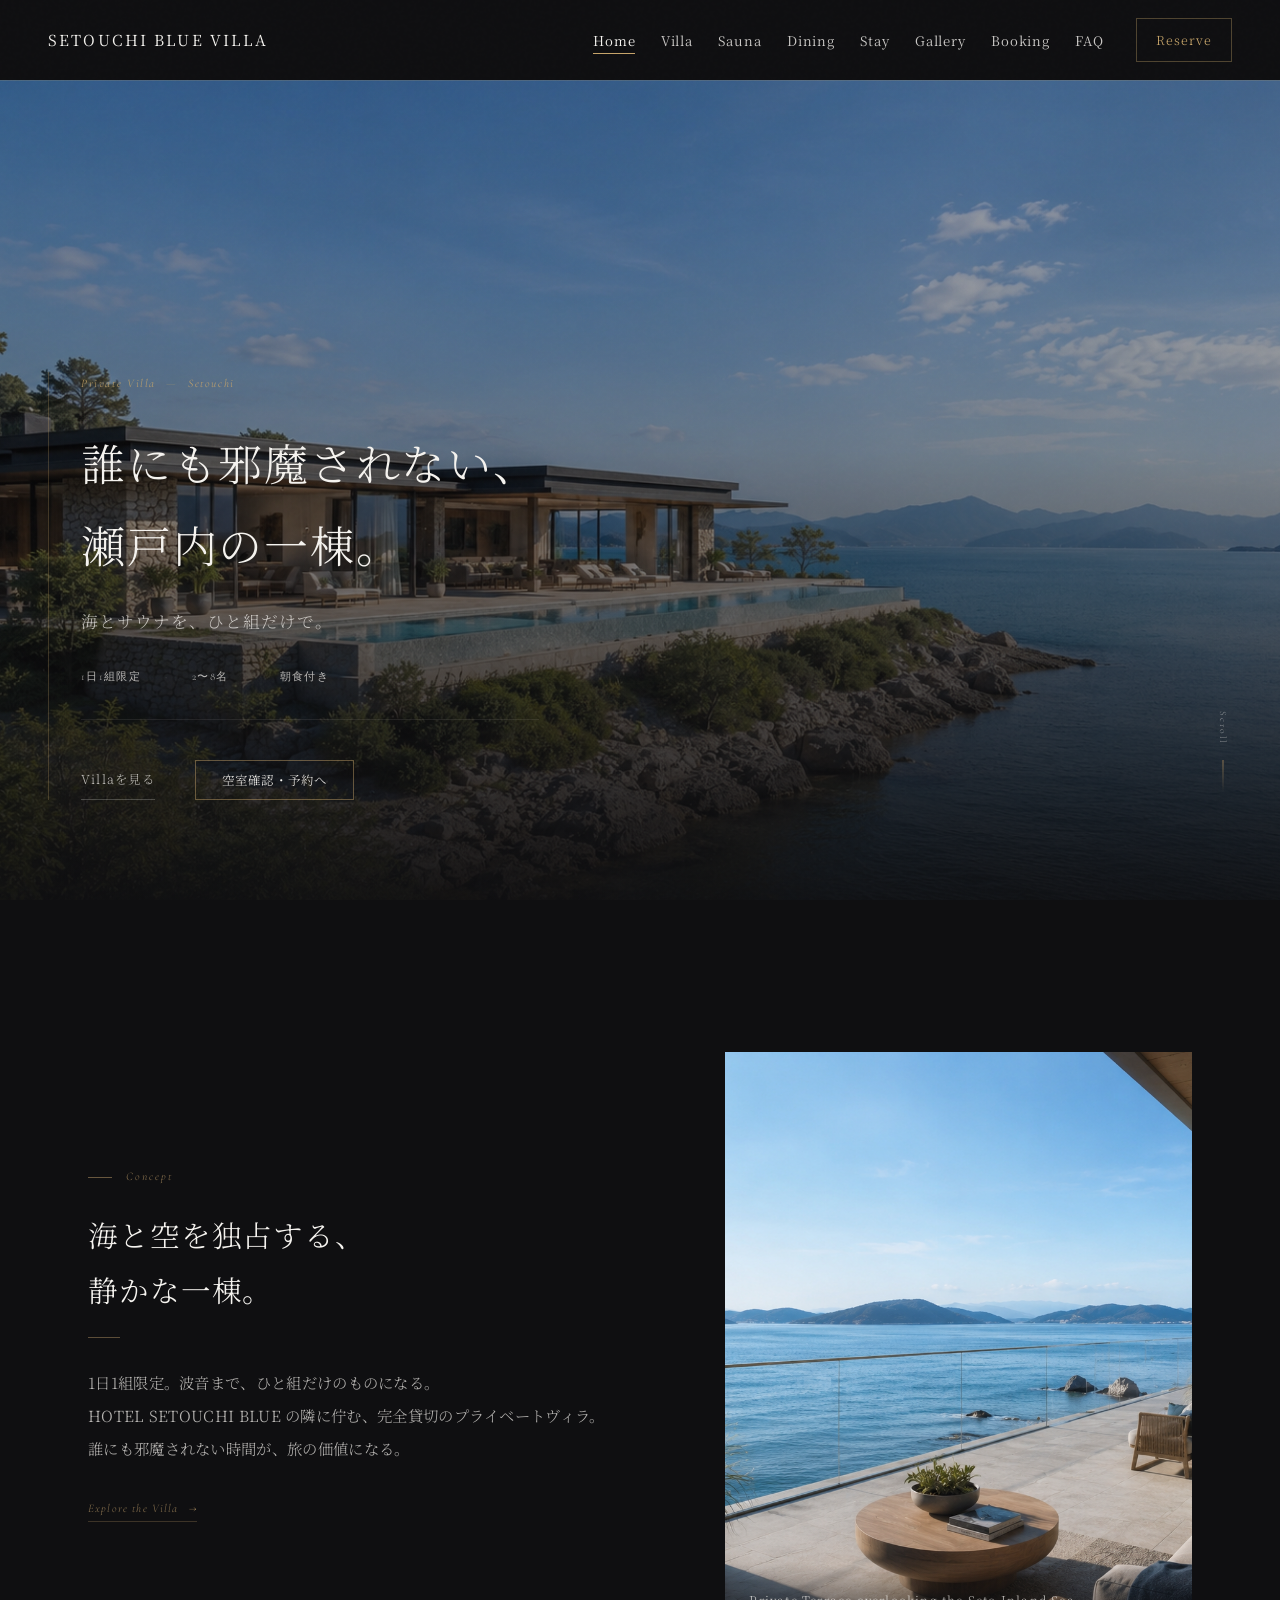
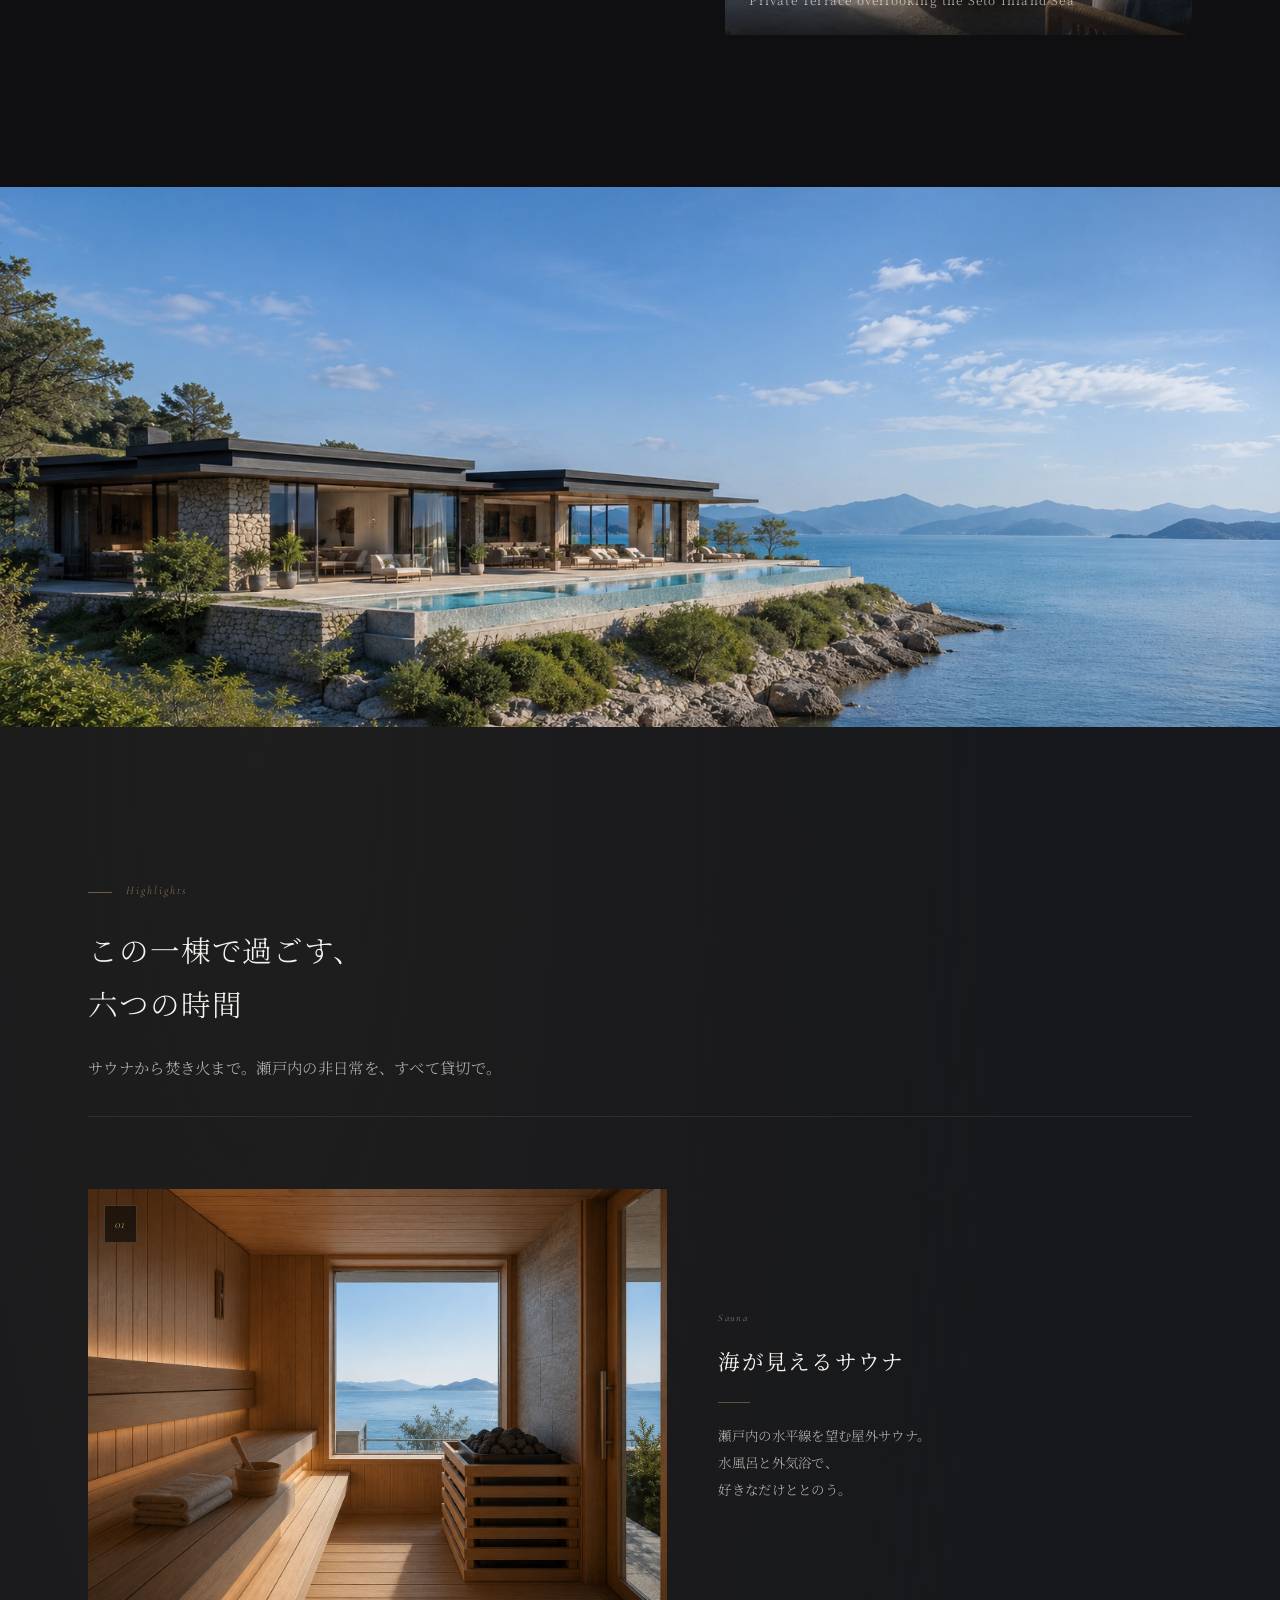
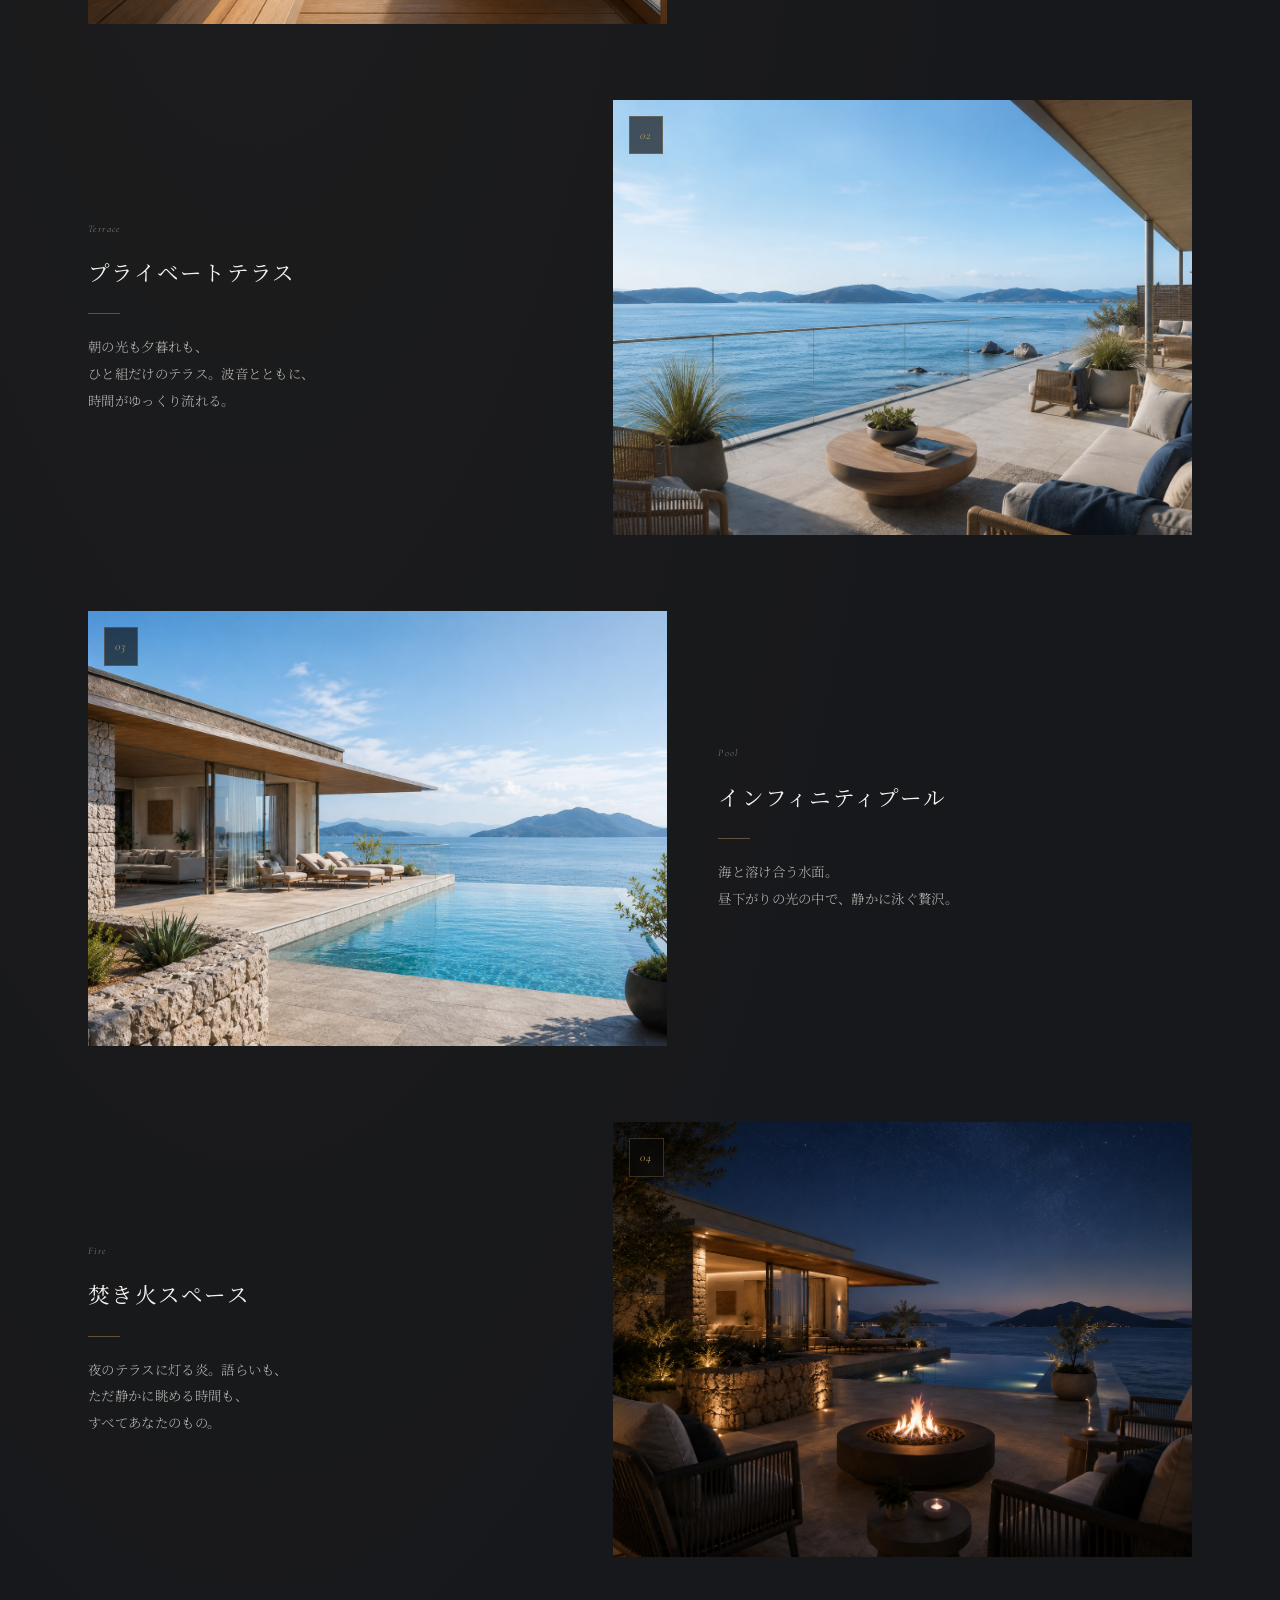
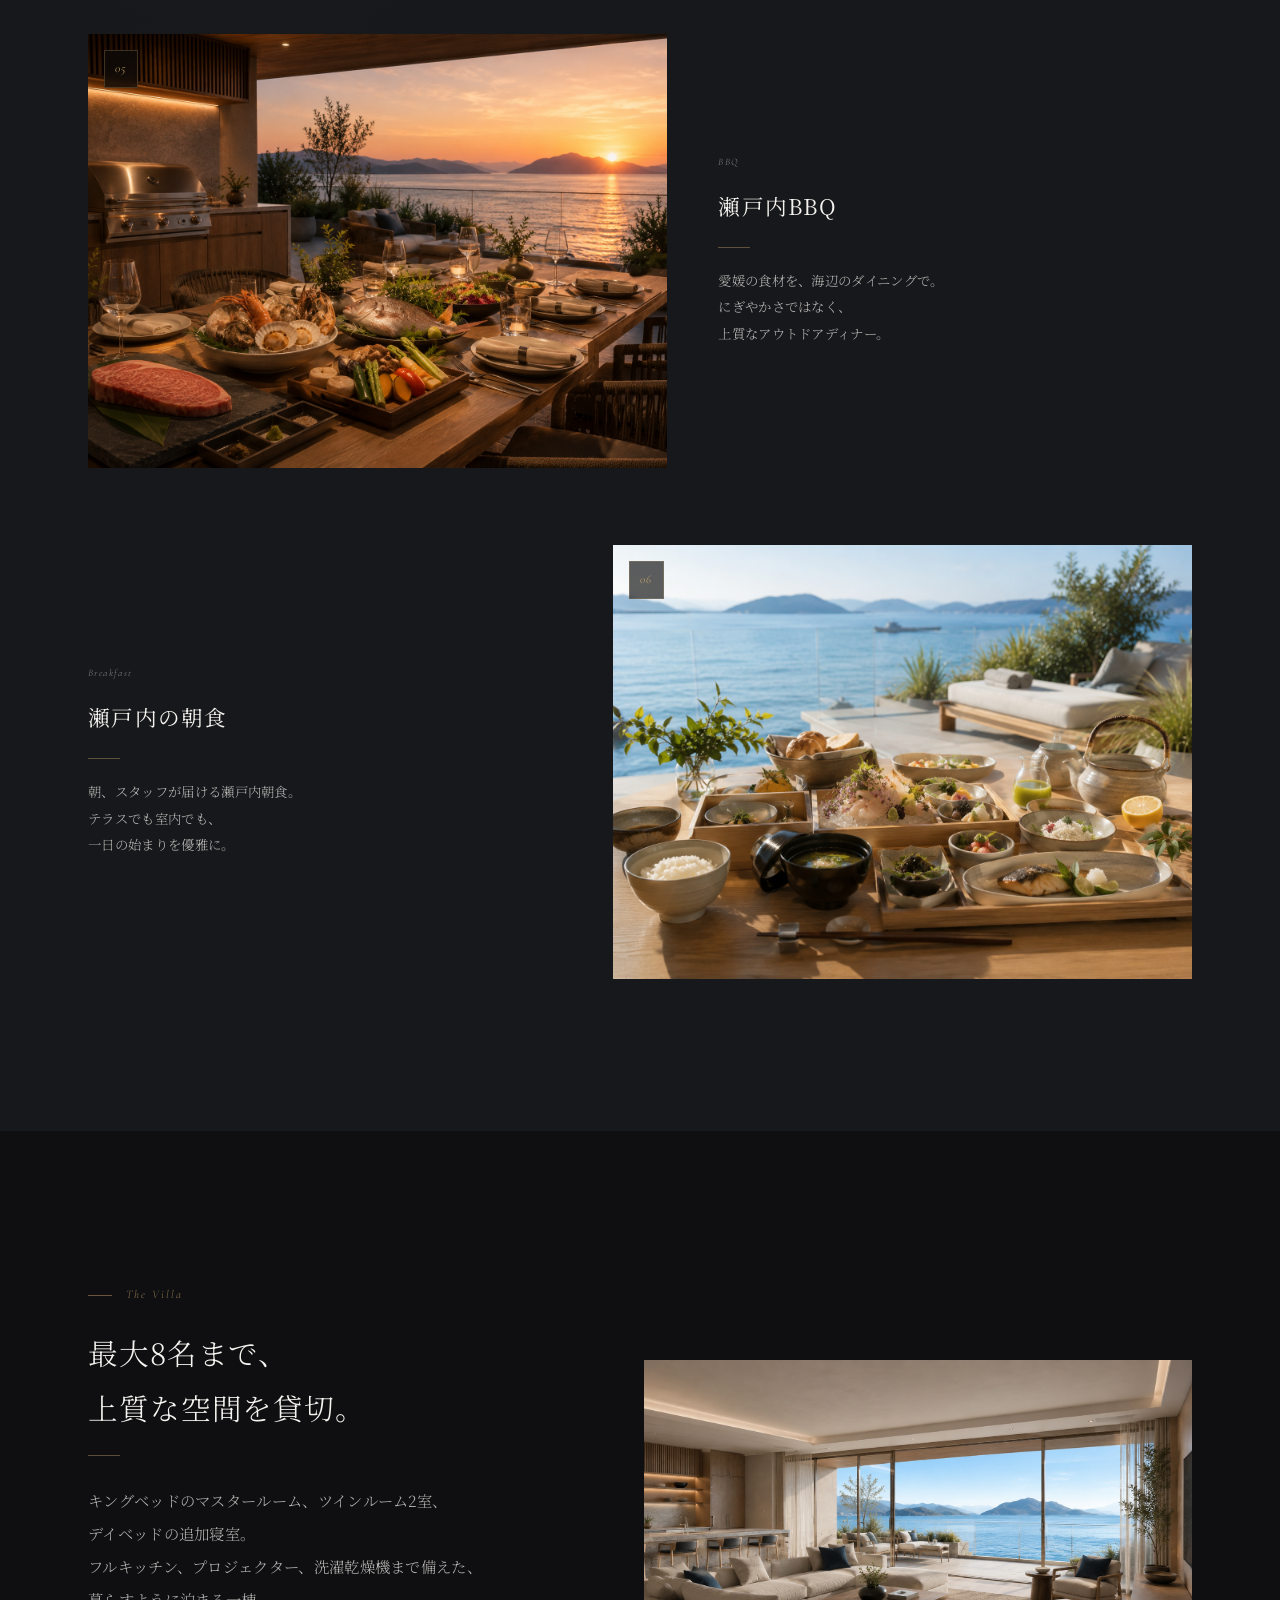
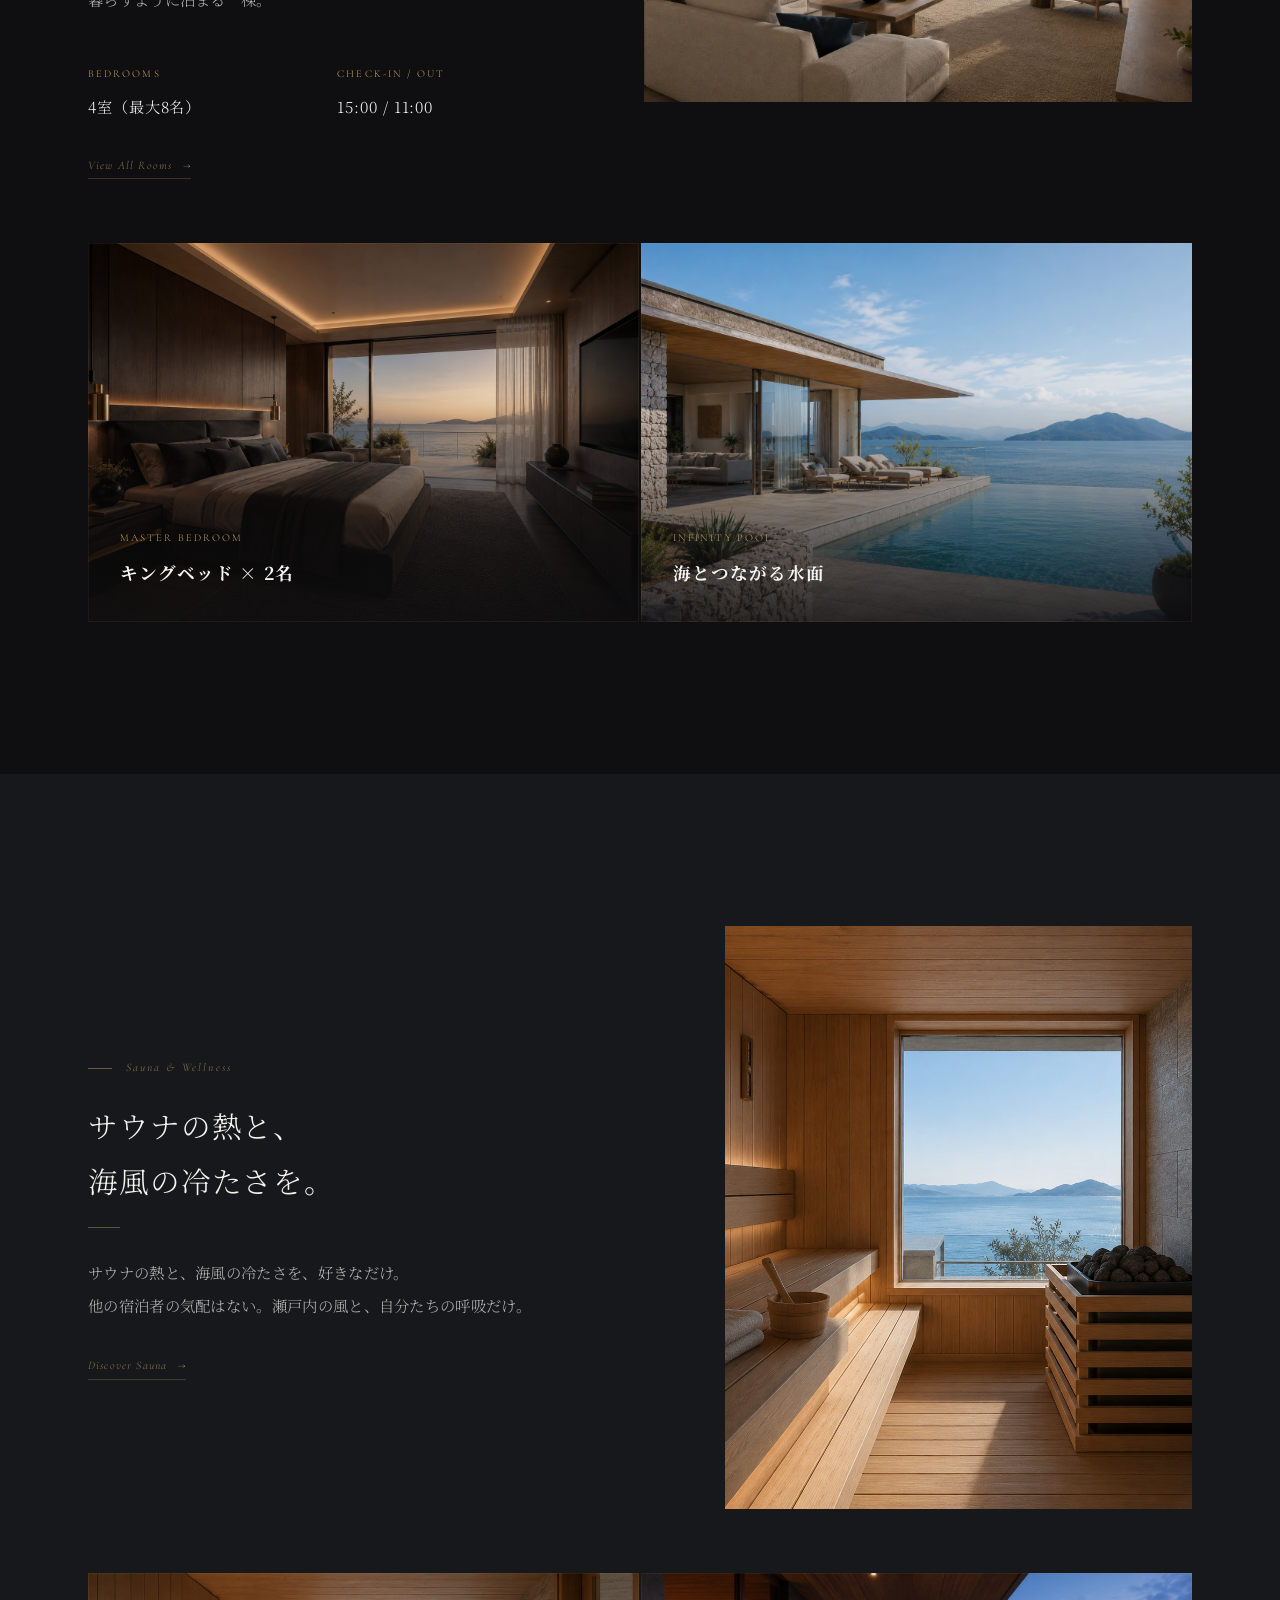
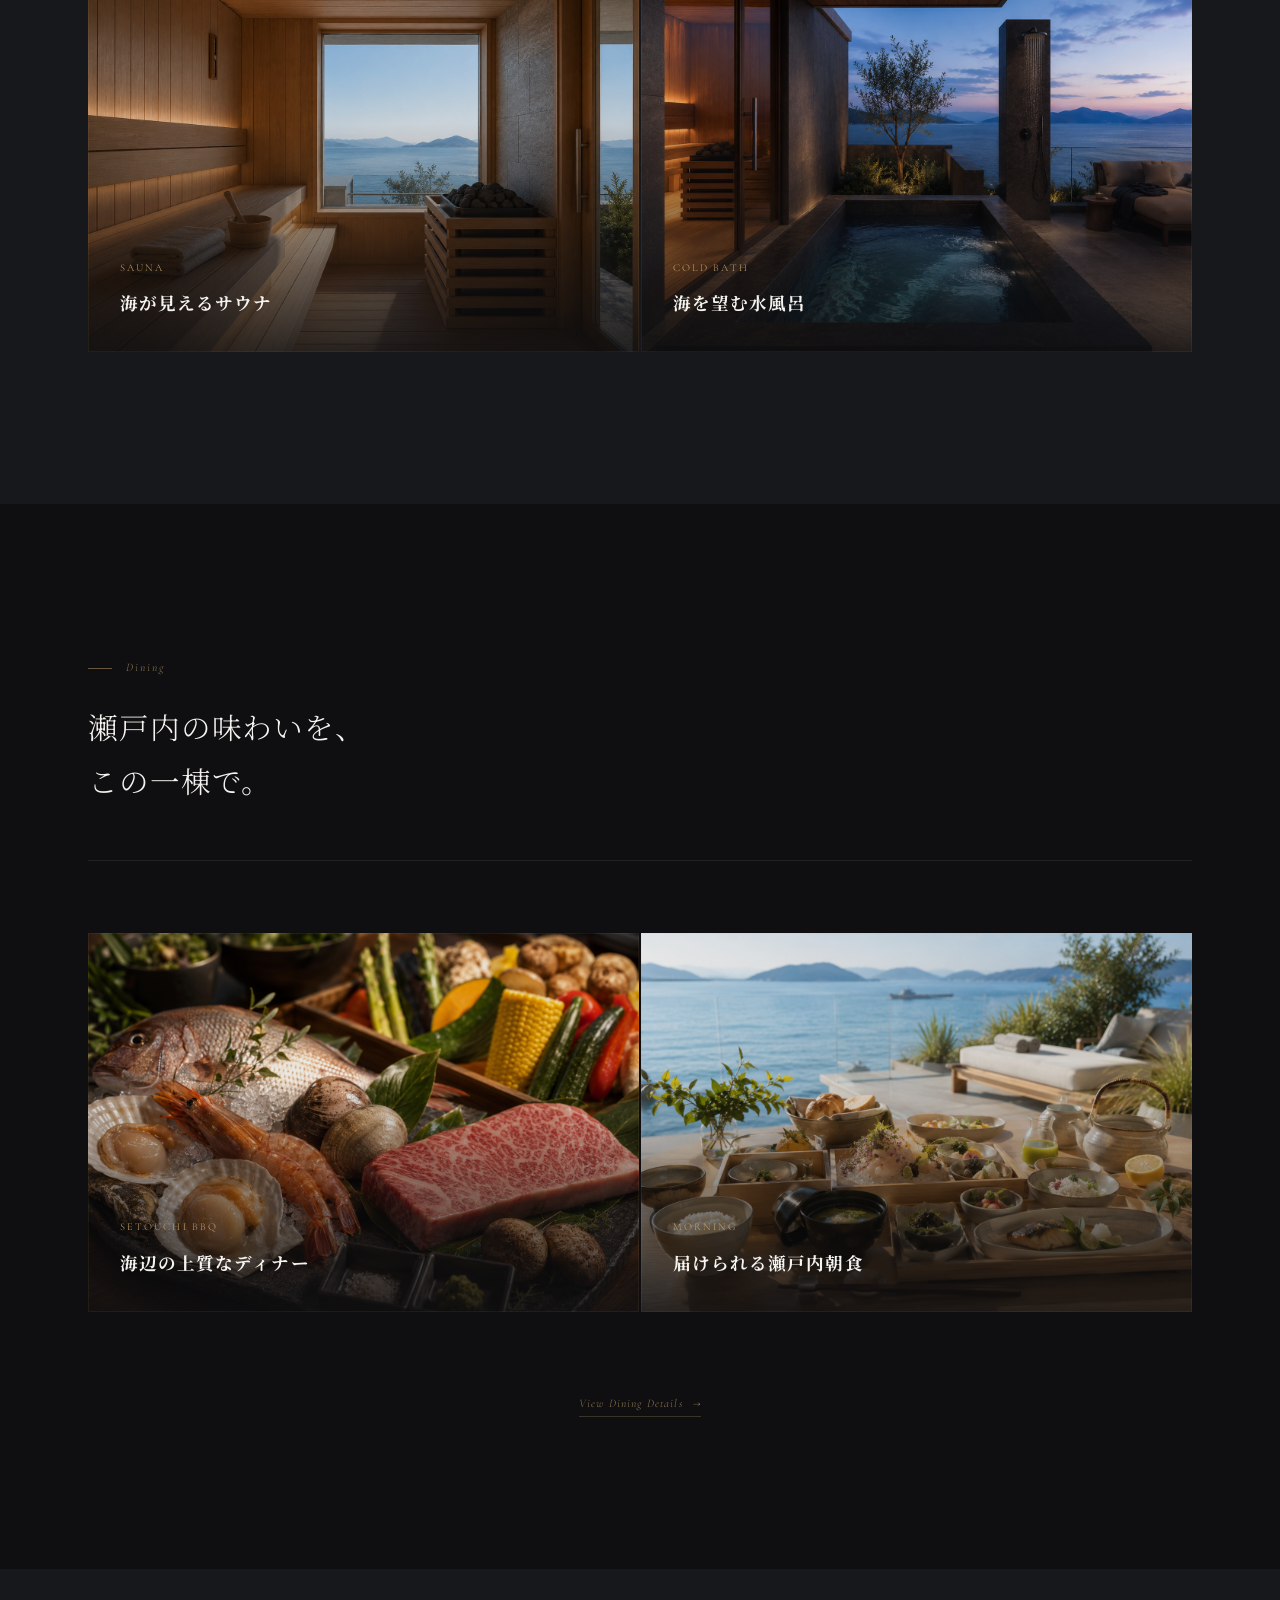
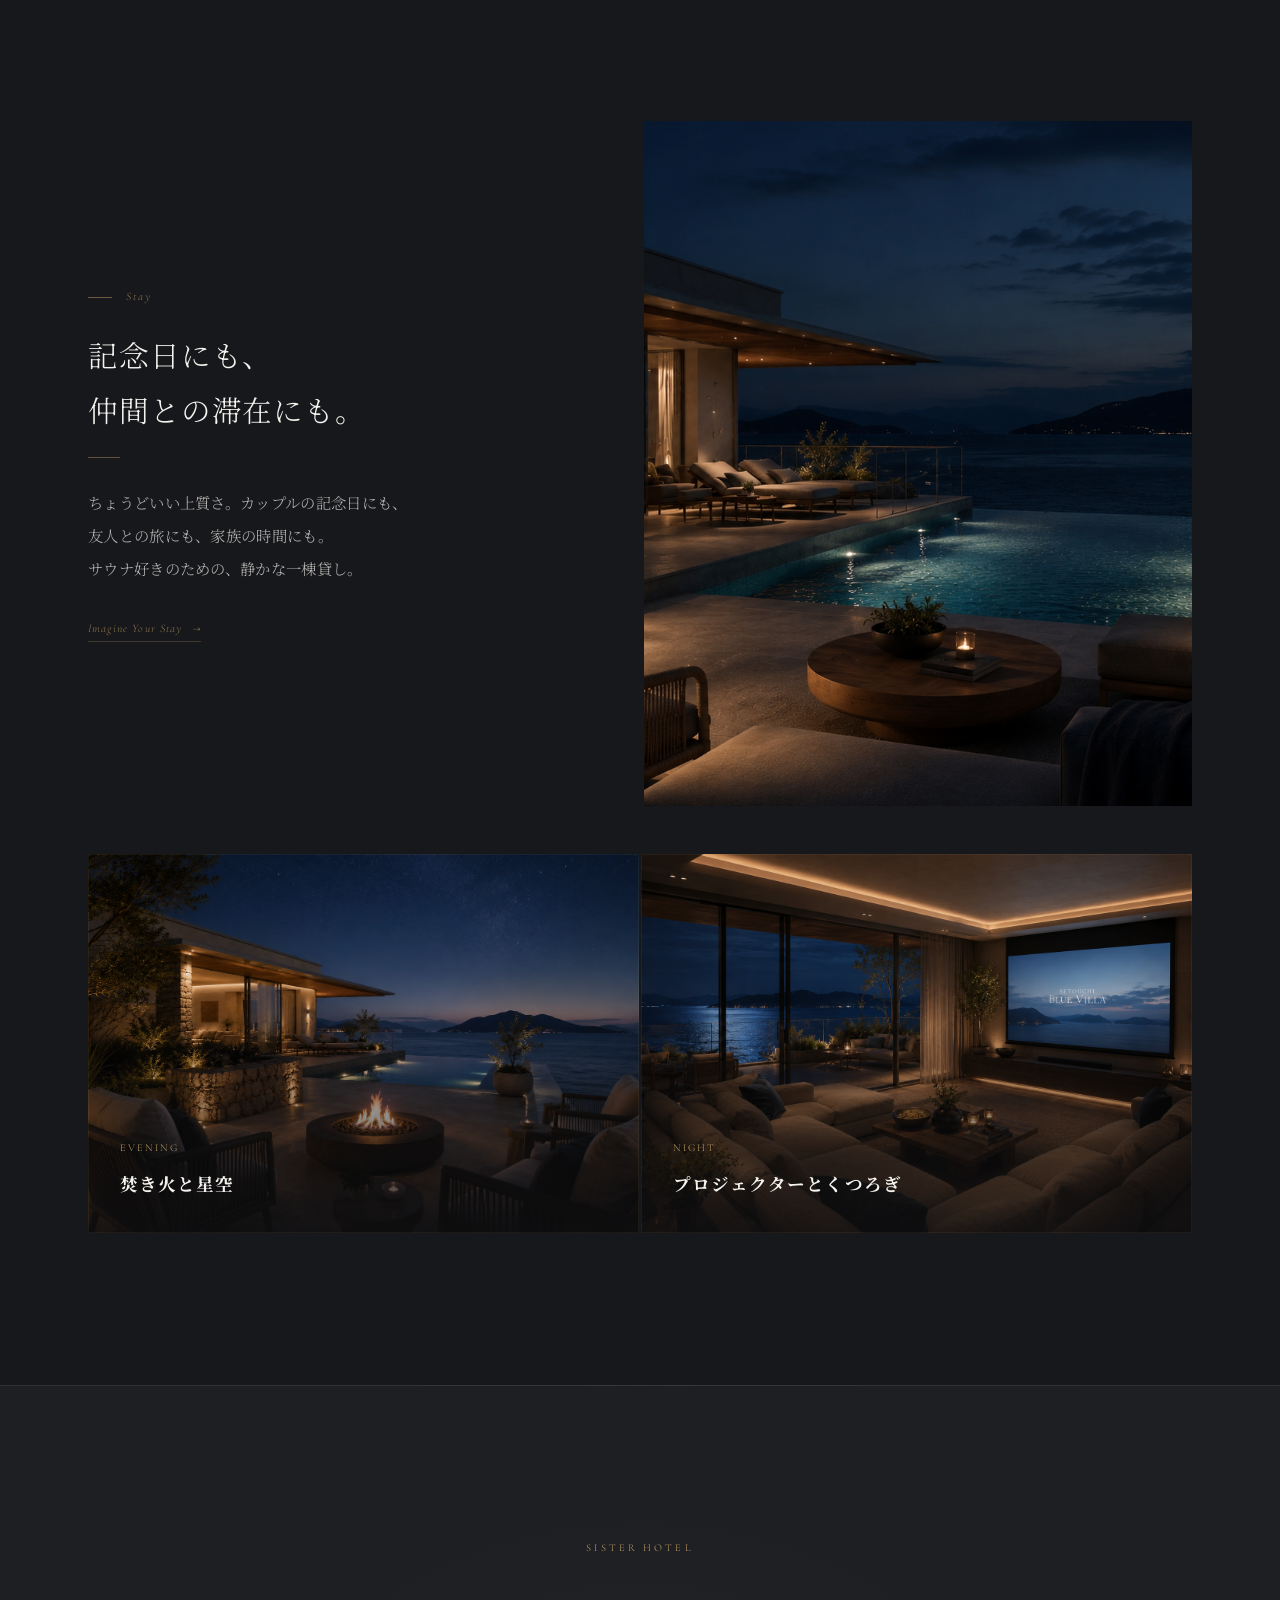
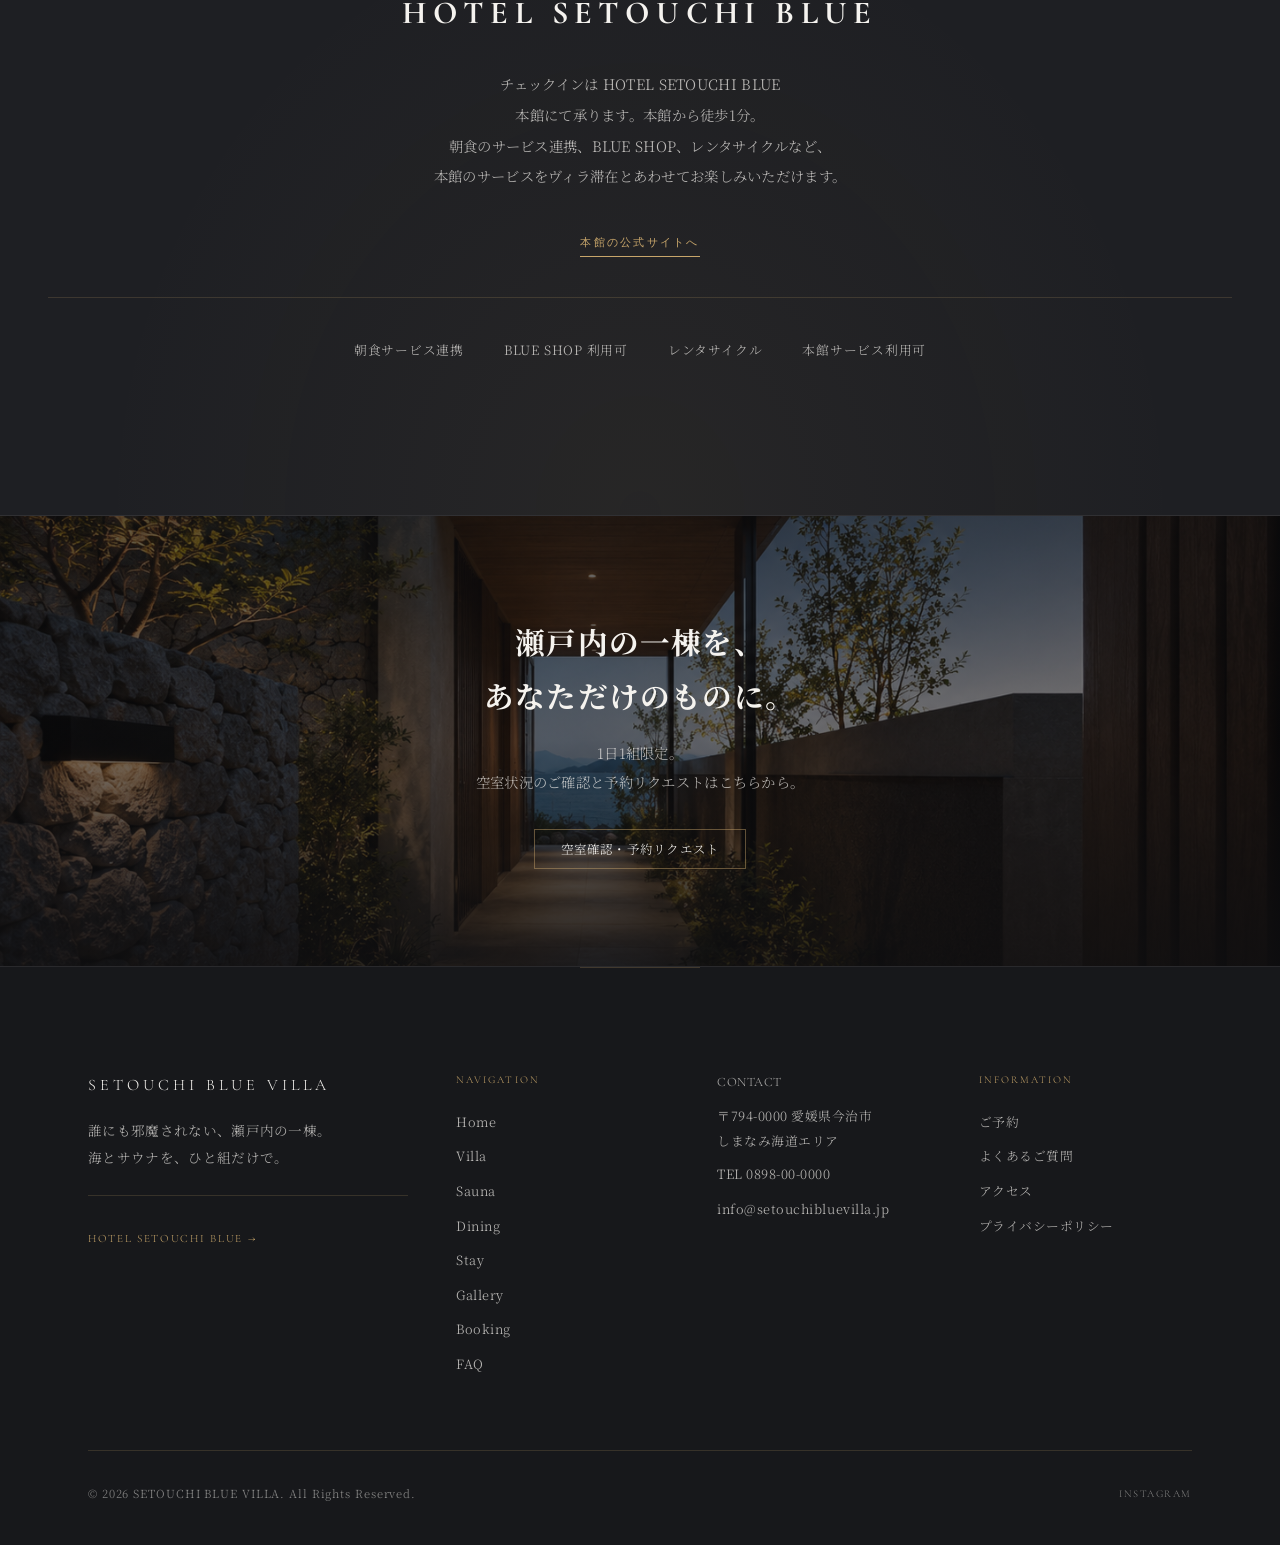
<file: index.html>
<!DOCTYPE html>
<html lang="ja">
<head>
  <meta charset="UTF-8">
  <meta name="viewport" content="width=device-width, initial-scale=1, viewport-fit=cover">
  <link rel="icon" href="assets/favicon.jpg" type="image/jpeg">
  <link rel="apple-touch-icon" href="assets/favicon.jpg">
  <title>SETOUCHI BLUE VILLA｜瀬戸内の海とサウナを独占する一棟貸しヴィラ</title>
  <meta name="description" content="HOTEL SETOUCHI BLUE の隣に佇む、1日1組限定の高級一棟貸しヴィラ。海が見えるサウナ、プライベートテラス、インフィニティプール、瀬戸内BBQ、朝食付きの特別な滞在を。">
  <meta property="og:title" content="SETOUCHI BLUE VILLA｜瀬戸内の海とサウナを独占する一棟貸しヴィラ">
  <meta property="og:description" content="HOTEL SETOUCHI BLUE の隣に佇む、1日1組限定の高級一棟貸しヴィラ。海が見えるサウナ、プライベートテラス、インフィニティプール、瀬戸内BBQ、朝食付きの特別な滞在を。">
  <meta property="og:image" content="assets/images/setouchibluevilla-exterior-distant.webp">
  <meta property="og:type" content="website">
  <link rel="preconnect" href="https://fonts.googleapis.com">
  <link rel="preconnect" href="https://fonts.gstatic.com" crossorigin>
  <link href="https://fonts.googleapis.com/css2?family=Cormorant+Garamond:ital,wght@0,300;0,400;0,500;1,300&family=Noto+Serif+JP:wght@200;300;400&display=swap" rel="stylesheet">
  <link rel="stylesheet" href="css/style.css?v=20260626-safearea4">
</head>
<body class="page-home">

  <header class="site-header">
    <div class="header-inner">
      <a href="index.html" class="header-logo">
        <span class="header-logo__main">SETOUCHI BLUE VILLA</span>
      </a>
      <button class="hamburger" aria-label="メニューを開く" aria-controls="site-nav" aria-expanded="false">
        <span></span><span></span><span></span>
      </button>
      <nav class="header-nav" id="site-nav">
        <ul class="nav-list">
          <li><a href="index.html">Home</a></li>
          <li><a href="villa.html">Villa</a></li>
          <li><a href="sauna.html">Sauna</a></li>
          <li><a href="dining.html">Dining</a></li>
          <li><a href="stay.html">Stay</a></li>
          <li><a href="gallery.html">Gallery</a></li>
          <li><a href="booking.html">Booking</a></li>
          <li><a href="faq.html">FAQ</a></li>
        </ul>
        <a href="booking.html" class="btn-reserve">Reserve</a>
      </nav>
    </div>
  </header>

  <main>
    <!-- Hero -->
    <section class="hero">
      <div class="hero__bg">
        <img src="assets/images/setouchibluevilla-exterior-distant.webp" alt="海と岩場に佇むヴィラの遠景" width="1672" height="941" decoding="async" fetchpriority="high">
        <div class="hero__overlay"></div>
      </div>
      <div class="hero__content">
        <div class="hero__inner">
          <p class="hero__label">Private Villa <span class="hero__label-sep">—</span> Setouchi</p>
          <h1 class="hero__title">誰にも邪魔されない、<br>瀬戸内の一棟。</h1>
          <p class="hero__subtitle">海とサウナを、ひと組だけで。</p>
          <ul class="hero__facts">
            <li>1日1組限定</li>
            <li>2〜8名</li>
            <li>朝食付き</li>
          </ul>
          <div class="btn-group">
            <a href="villa.html" class="btn btn--outline">Villaを見る</a>
            <a href="booking.html" class="btn btn--primary">空室確認・予約へ</a>
          </div>
        </div>
        <p class="hero__scroll" aria-hidden="true"><span>Scroll</span></p>
      </div>
    </section>

    <!-- Concept -->
    <section class="section">
      <div class="container">
        <div class="split fade-in">
          <div class="split__text">
            <span class="section-label">Concept</span>
            <h2 class="section-title">海と空を独占する、<br>静かな一棟。</h2>
            <div class="gold-line"></div>
            <p class="section-lead">1日1組限定。波音まで、ひと組だけのものになる。<br>HOTEL SETOUCHI BLUE の隣に佇む、完全貸切のプライベートヴィラ。<br>誰にも邪魔されない時間が、旅の価値になる。</p>
            <a href="villa.html" class="text-link">Explore the Villa</a>
          </div>
          <div class="split__image split__image--framed">
            <img src="assets/images/setouchibluevilla-terrace-ocean.webp" alt="海が見えるプライベートテラス" width="1672" height="941" decoding="async" loading="lazy">
            <span class="split__caption">Private Terrace overlooking the Seto Inland Sea</span>
          </div>
        </div>
      </div>
    </section>

    <div class="image-band fade-in">
      <img src="assets/images/setouchibluevilla-exterior-distant.webp" alt="海と岩場に佇むヴィラの遠景" width="1672" height="941" decoding="async" loading="lazy">
    </div>

    <!-- Highlights -->
    <section class="section section--dark section--textured">
      <div class="container">
        <div class="section-intro fade-in">
          <span class="section-label">Highlights</span>
          <h2 class="section-title">この一棟で過ごす、<br>六つの時間</h2>
          <p class="section-lead">サウナから焚き火まで。瀬戸内の非日常を、すべて貸切で。</p>
        </div>
        <div class="highlights-showcase fade-in">
          <article class="highlight-block">
            <div class="highlight-block__media">
              <img src="assets/images/setouchibluevilla-private-sauna.webp" alt="海が見えるサウナ" width="1448" height="1086" decoding="async" loading="lazy">
              <span class="highlight-block__num" aria-hidden="true">01</span>
            </div>
            <div class="highlight-block__content">
              <p class="highlight-block__en">Sauna</p>
              <h3 class="highlight-block__title">海が見えるサウナ</h3>
              <div class="gold-line"></div>
              <p class="highlight-block__text">瀬戸内の水平線を望む屋外サウナ。水風呂と外気浴で、好きなだけととのう。</p>
            </div>
          </article>

          <article class="highlight-block highlight-block--reverse">
            <div class="highlight-block__media">
              <img src="assets/images/setouchibluevilla-terrace-ocean.webp" alt="プライベートテラス" width="1672" height="941" decoding="async" loading="lazy">
              <span class="highlight-block__num" aria-hidden="true">02</span>
            </div>
            <div class="highlight-block__content">
              <p class="highlight-block__en">Terrace</p>
              <h3 class="highlight-block__title">プライベートテラス</h3>
              <div class="gold-line"></div>
              <p class="highlight-block__text">朝の光も夕暮れも、ひと組だけのテラス。波音とともに、時間がゆっくり流れる。</p>
            </div>
          </article>

          <article class="highlight-block">
            <div class="highlight-block__media">
              <img src="assets/images/setouchibluevilla-pool-day.webp" alt="インフィニティプール" width="1448" height="1086" decoding="async" loading="lazy">
              <span class="highlight-block__num" aria-hidden="true">03</span>
            </div>
            <div class="highlight-block__content">
              <p class="highlight-block__en">Pool</p>
              <h3 class="highlight-block__title">インフィニティプール</h3>
              <div class="gold-line"></div>
              <p class="highlight-block__text">海と溶け合う水面。昼下がりの光の中で、静かに泳ぐ贅沢。</p>
            </div>
          </article>

          <article class="highlight-block highlight-block--reverse">
            <div class="highlight-block__media">
              <img src="assets/images/setouchibluevilla-firepit.webp" alt="焚き火スペース" width="1672" height="941" decoding="async" loading="lazy">
              <span class="highlight-block__num" aria-hidden="true">04</span>
            </div>
            <div class="highlight-block__content">
              <p class="highlight-block__en">Fire</p>
              <h3 class="highlight-block__title">焚き火スペース</h3>
              <div class="gold-line"></div>
              <p class="highlight-block__text">夜のテラスに灯る炎。語らいも、ただ静かに眺める時間も、すべてあなたのもの。</p>
            </div>
          </article>

          <article class="highlight-block">
            <div class="highlight-block__media">
              <img src="assets/images/setouchibluevilla-bbq-dinner.webp" alt="瀬戸内BBQ" width="1448" height="1086" decoding="async" loading="lazy">
              <span class="highlight-block__num" aria-hidden="true">05</span>
            </div>
            <div class="highlight-block__content">
              <p class="highlight-block__en">BBQ</p>
              <h3 class="highlight-block__title">瀬戸内BBQ</h3>
              <div class="gold-line"></div>
              <p class="highlight-block__text">愛媛の食材を、海辺のダイニングで。にぎやかさではなく、上質なアウトドアディナー。</p>
            </div>
          </article>

          <article class="highlight-block highlight-block--reverse">
            <div class="highlight-block__media">
              <img src="assets/images/setouchibluevilla-breakfast-delivery.webp" alt="瀬戸内の朝食" width="1448" height="1086" decoding="async" loading="lazy">
              <span class="highlight-block__num" aria-hidden="true">06</span>
            </div>
            <div class="highlight-block__content">
              <p class="highlight-block__en">Breakfast</p>
              <h3 class="highlight-block__title">瀬戸内の朝食</h3>
              <div class="gold-line"></div>
              <p class="highlight-block__text">朝、スタッフが届ける瀬戸内朝食。テラスでも室内でも、一日の始まりを優雅に。</p>
            </div>
          </article>
        </div>
      </div>
    </section>

    <!-- Villa Overview -->
    <section class="section">
      <div class="container">
        <div class="split split--reverse fade-in">
          <div class="split__image split__image--wide">
            <img src="assets/images/setouchibluevilla-living-room.webp" alt="リビング空間" width="1672" height="941" decoding="async" loading="lazy">
          </div>
          <div class="split__text">
            <span class="section-label">The Villa</span>
            <h2 class="section-title">最大8名まで、<br>上質な空間を貸切。</h2>
            <div class="gold-line"></div>
            <p class="section-lead">キングベッドのマスタールーム、ツインルーム2室、デイベッドの追加寝室。<br>フルキッチン、プロジェクター、洗濯乾燥機まで備えた、暮らすように泊まる一棟。</p>
            <div class="specs-grid" style="grid-template-columns: repeat(2, 1fr); border-top: none; padding-top: 1.5rem; margin-top: 1.5rem;">
              <div class="spec-item">
                <p class="spec-item__label">Bedrooms</p>
                <p class="spec-item__value">4室（最大8名）</p>
              </div>
              <div class="spec-item">
                <p class="spec-item__label">Check-in / Out</p>
                <p class="spec-item__value">15:00 / 11:00</p>
              </div>
            </div>
            <a href="villa.html" class="text-link">View All Rooms</a>
          </div>
        </div>
        <div class="feature-row fade-in" style="margin-top: 4rem;">
          <div class="feature-item">
            <img src="assets/images/setouchibluevilla-bedroom-master.webp" alt="マスターベッドルーム" width="1448" height="1086" decoding="async" loading="lazy">
            <div class="feature-item__overlay">
              <span class="feature-item__label">Master Bedroom</span>
              <h3 class="feature-item__title">キングベッド × 2名</h3>
            </div>
          </div>
          <div class="feature-item">
            <img src="assets/images/setouchibluevilla-pool-day.webp" alt="昼のインフィニティプール" width="1448" height="1086" decoding="async" loading="lazy">
            <div class="feature-item__overlay">
              <span class="feature-item__label">Infinity Pool</span>
              <h3 class="feature-item__title">海とつながる水面</h3>
            </div>
          </div>
        </div>
      </div>
    </section>

    <!-- Sauna & Wellness -->
    <section class="section section--dark">
      <div class="container">
        <div class="split fade-in">
          <div class="split__text">
            <span class="section-label">Sauna & Wellness</span>
            <h2 class="section-title">サウナの熱と、<br>海風の冷たさを。</h2>
            <div class="gold-line"></div>
            <p class="section-lead">サウナの熱と、海風の冷たさを、好きなだけ。<br>他の宿泊者の気配はない。瀬戸内の風と、自分たちの呼吸だけ。</p>
            <a href="sauna.html" class="text-link">Discover Sauna</a>
          </div>
          <div class="split__image">
            <img src="assets/images/setouchibluevilla-private-sauna.webp" alt="プライベートサウナ" width="1448" height="1086" decoding="async" loading="lazy">
          </div>
        </div>
        <div class="feature-row fade-in" style="margin-top: 4rem;">
          <div class="feature-item">
            <img src="assets/images/setouchibluevilla-private-sauna.webp" alt="屋外サウナ" width="1448" height="1086" decoding="async" loading="lazy">
            <div class="feature-item__overlay">
              <span class="feature-item__label">Sauna</span>
              <h3 class="feature-item__title">海が見えるサウナ</h3>
            </div>
          </div>
          <div class="feature-item">
            <img src="assets/images/setouchibluevilla-cold-bath.webp" alt="水風呂" width="1448" height="1086" decoding="async" loading="lazy">
            <div class="feature-item__overlay">
              <span class="feature-item__label">Cold Bath</span>
              <h3 class="feature-item__title">海を望む水風呂</h3>
            </div>
          </div>
        </div>
      </div>
    </section>

    <!-- Dining -->
    <section class="section">
      <div class="container">
        <div class="section-intro fade-in">
          <span class="section-label">Dining</span>
          <h2 class="section-title">瀬戸内の味わいを、<br>この一棟で。</h2>
        </div>
        <div class="feature-row fade-in">
          <div class="feature-item">
            <img src="assets/images/setouchibluevilla-bbq-closeup.webp" alt="瀬戸内BBQ食材" width="1448" height="1086" decoding="async" loading="lazy">
            <div class="feature-item__overlay">
              <span class="feature-item__label">Setouchi BBQ</span>
              <h3 class="feature-item__title">海辺の上質なディナー</h3>
            </div>
          </div>
          <div class="feature-item">
            <img src="assets/images/setouchibluevilla-breakfast-delivery.webp" alt="朝食の届け" width="1448" height="1086" decoding="async" loading="lazy">
            <div class="feature-item__overlay">
              <span class="feature-item__label">Morning</span>
              <h3 class="feature-item__title">届けられる瀬戸内朝食</h3>
            </div>
          </div>
        </div>
        <div style="text-align: center; margin-top: 3rem;" class="fade-in">
          <a href="dining.html" class="text-link">View Dining Details</a>
        </div>
      </div>
    </section>

    <!-- Stay -->
    <section class="section section--dark">
      <div class="container">
        <div class="split split--reverse fade-in">
          <div class="split__image">
            <img src="assets/images/setouchibluevilla-night-terrace.webp" alt="夜のテラス" width="1672" height="941" decoding="async" loading="lazy">
          </div>
          <div class="split__text">
            <span class="section-label">Stay</span>
            <h2 class="section-title">記念日にも、<br>仲間との滞在にも。</h2>
            <div class="gold-line"></div>
            <p class="section-lead">ちょうどいい上質さ。カップルの記念日にも、友人との旅にも、家族の時間にも。<br>サウナ好きのための、静かな一棟貸し。</p>
            <a href="stay.html" class="text-link">Imagine Your Stay</a>
          </div>
        </div>
        <div class="feature-row fade-in" style="margin-top: 3rem;">
          <div class="feature-item">
            <img src="assets/images/setouchibluevilla-firepit.webp" alt="焚き火スペース" width="1672" height="941" decoding="async" loading="lazy">
            <div class="feature-item__overlay">
              <span class="feature-item__label">Evening</span>
              <h3 class="feature-item__title">焚き火と星空</h3>
            </div>
          </div>
          <div class="feature-item">
            <img src="assets/images/setouchibluevilla-living-night.webp" alt="夜のリビング" width="1448" height="1086" decoding="async" loading="lazy">
            <div class="feature-item__overlay">
              <span class="feature-item__label">Night</span>
              <h3 class="feature-item__title">プロジェクターとくつろぎ</h3>
            </div>
          </div>
        </div>
      </div>
    </section>

    <!-- Sister Brand -->
    <section class="sister-brand fade-in">
      <p class="sister-brand__label">Sister Hotel</p>
      <h2 class="sister-brand__name">HOTEL SETOUCHI BLUE</h2>
      <p class="sister-brand__text">チェックインは HOTEL SETOUCHI BLUE 本館にて承ります。本館から徒歩1分。<br>朝食のサービス連携、BLUE SHOP、レンタサイクルなど、本館のサービスをヴィラ滞在とあわせてお楽しみいただけます。</p>
      <a href="https://dohiwebc.github.io/HOTELSETOUCHIBLUE/" class="sister-brand__link" target="_blank" rel="noopener">本館の公式サイトへ</a>
      <ul class="sister-brand__services">
        <li>朝食サービス連携</li>
        <li>BLUE SHOP 利用可</li>
        <li>レンタサイクル</li>
        <li>本館サービス利用可</li>
      </ul>
    </section>

    <!-- Booking CTA -->
    <section class="cta-section">
      <div class="cta-section__bg">
        <img src="assets/images/setouchibluevilla-entrance.webp" alt="ヴィラエントランス" width="1448" height="1086" decoding="async" loading="lazy">
      </div>
      <div class="cta-section__overlay"></div>
      <div class="cta-section__content fade-in">
        <h2 class="cta-section__title">瀬戸内の一棟を、<br>あなただけのものに。</h2>
        <p class="cta-section__text">1日1組限定。空室状況のご確認と予約リクエストはこちらから。</p>
        <a href="booking.html" class="btn btn--primary">空室確認・予約リクエスト</a>
      </div>
    </section>
  </main>

  <footer class="site-footer">
    <div class="container">
      <div class="footer-grid">
        <div class="footer-brand">
          <p class="footer-brand__name">SETOUCHI BLUE VILLA</p>
          <p class="footer-brand__concept">誰にも邪魔されない、瀬戸内の一棟。海とサウナを、ひと組だけで。</p>
          <div class="footer-sister">
            <a href="https://dohiwebc.github.io/HOTELSETOUCHIBLUE/" target="_blank" rel="noopener">HOTEL SETOUCHI BLUE →</a>
          </div>
        </div>
        <div>
          <p class="footer-heading">Navigation</p>
          <nav class="footer-nav">
            <a href="index.html">Home</a>
            <a href="villa.html">Villa</a>
            <a href="sauna.html">Sauna</a>
            <a href="dining.html">Dining</a>
            <a href="stay.html">Stay</a>
            <a href="gallery.html">Gallery</a>
            <a href="booking.html">Booking</a>
            <a href="faq.html">FAQ</a>
          </nav>
        </div>
        <div class="footer-contact">
          <p class="footer-heading">Contact</p>
          <p class="address">〒794-0000 愛媛県今治市<br>しまなみ海道エリア</p>
          <p>TEL 0898-00-0000</p>
          <p>info@setouchibluevilla.jp</p>
        </div>
        <div>
          <p class="footer-heading">Information</p>
          <nav class="footer-nav">
            <a href="booking.html">ご予約</a>
            <a href="faq.html">よくあるご質問</a>
            <a href="booking.html#access">アクセス</a>
            <a href="privacy-policy.html">プライバシーポリシー</a>
          </nav>
        </div>
      </div>
      <div class="footer-bottom">
        <p class="footer-bottom__copy">&copy; 2026 SETOUCHI BLUE VILLA. All Rights Reserved.</p>
        <div class="footer-sns">
          <a href="#">Instagram</a>
        </div>
      </div>
    </div>
  </footer>

  <script src="js/main.js?v=20260626-safearea4"></script>
</body>
</html>
</file>
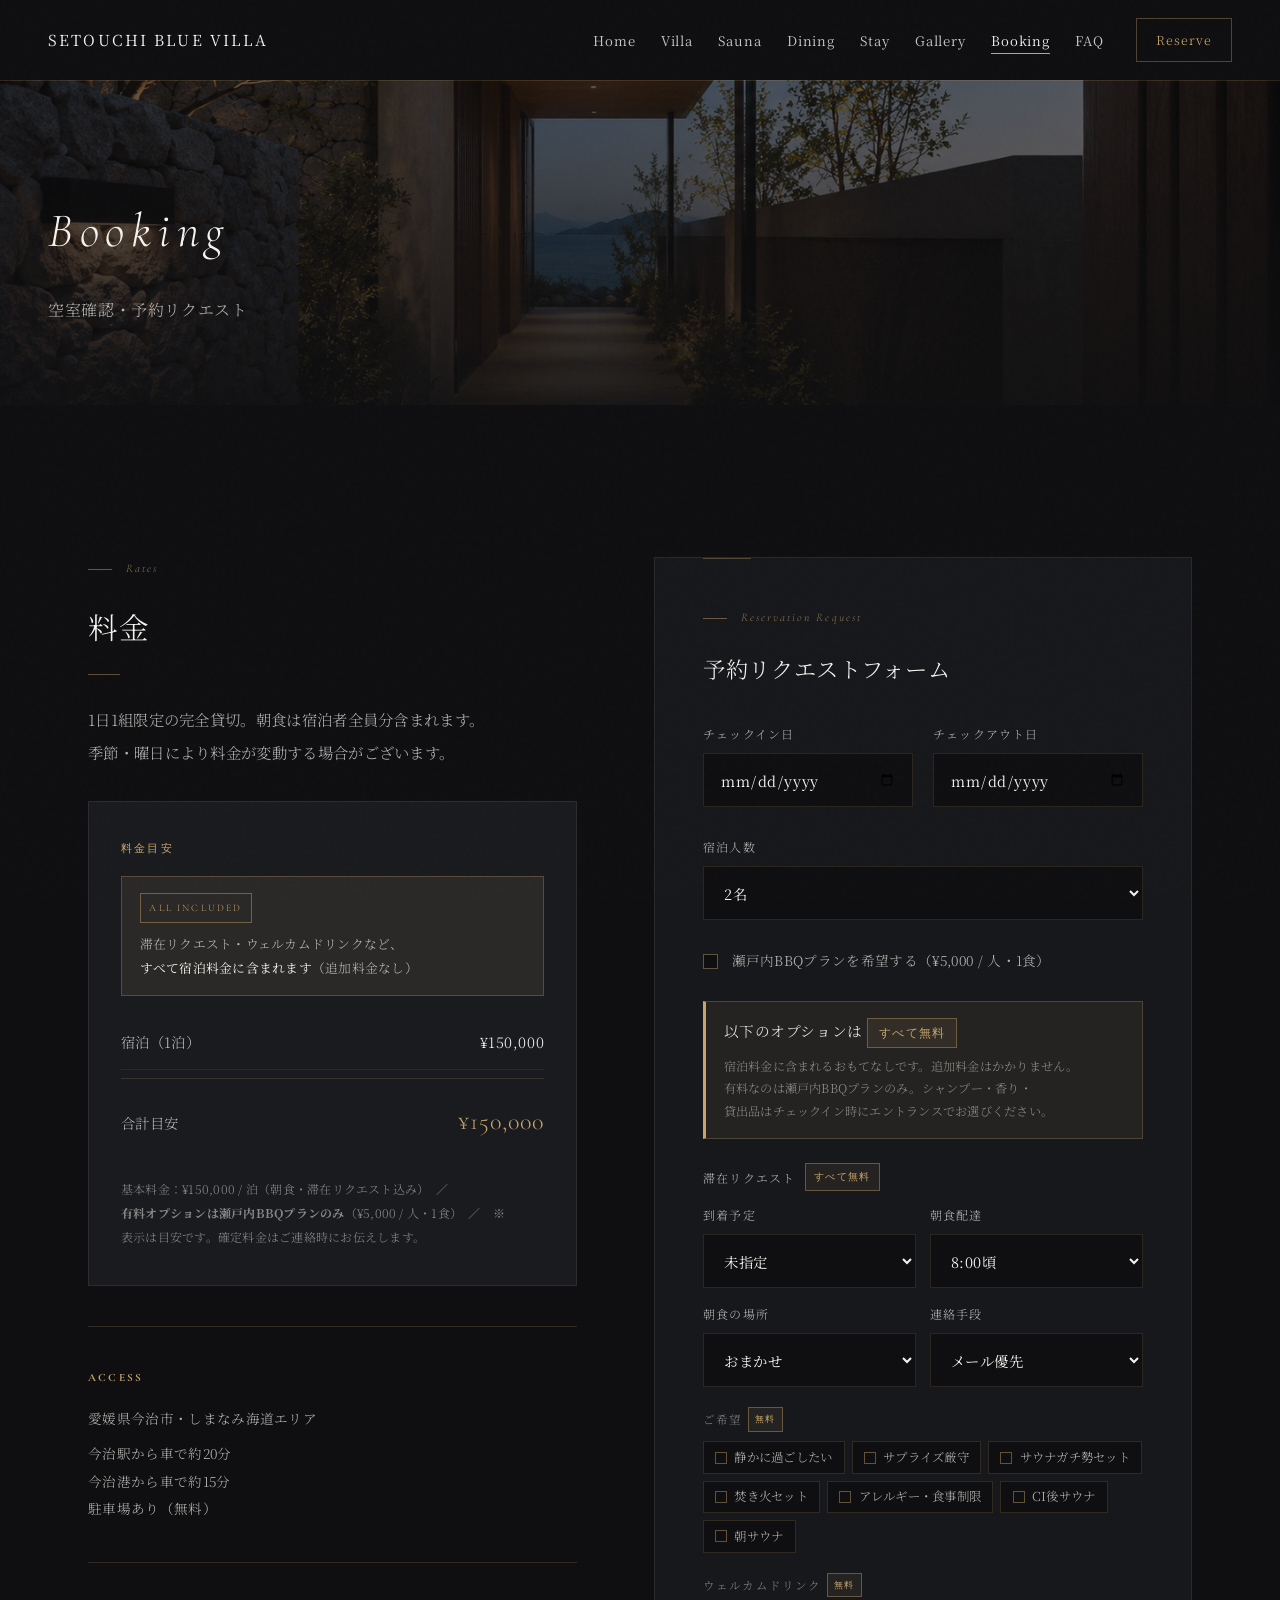
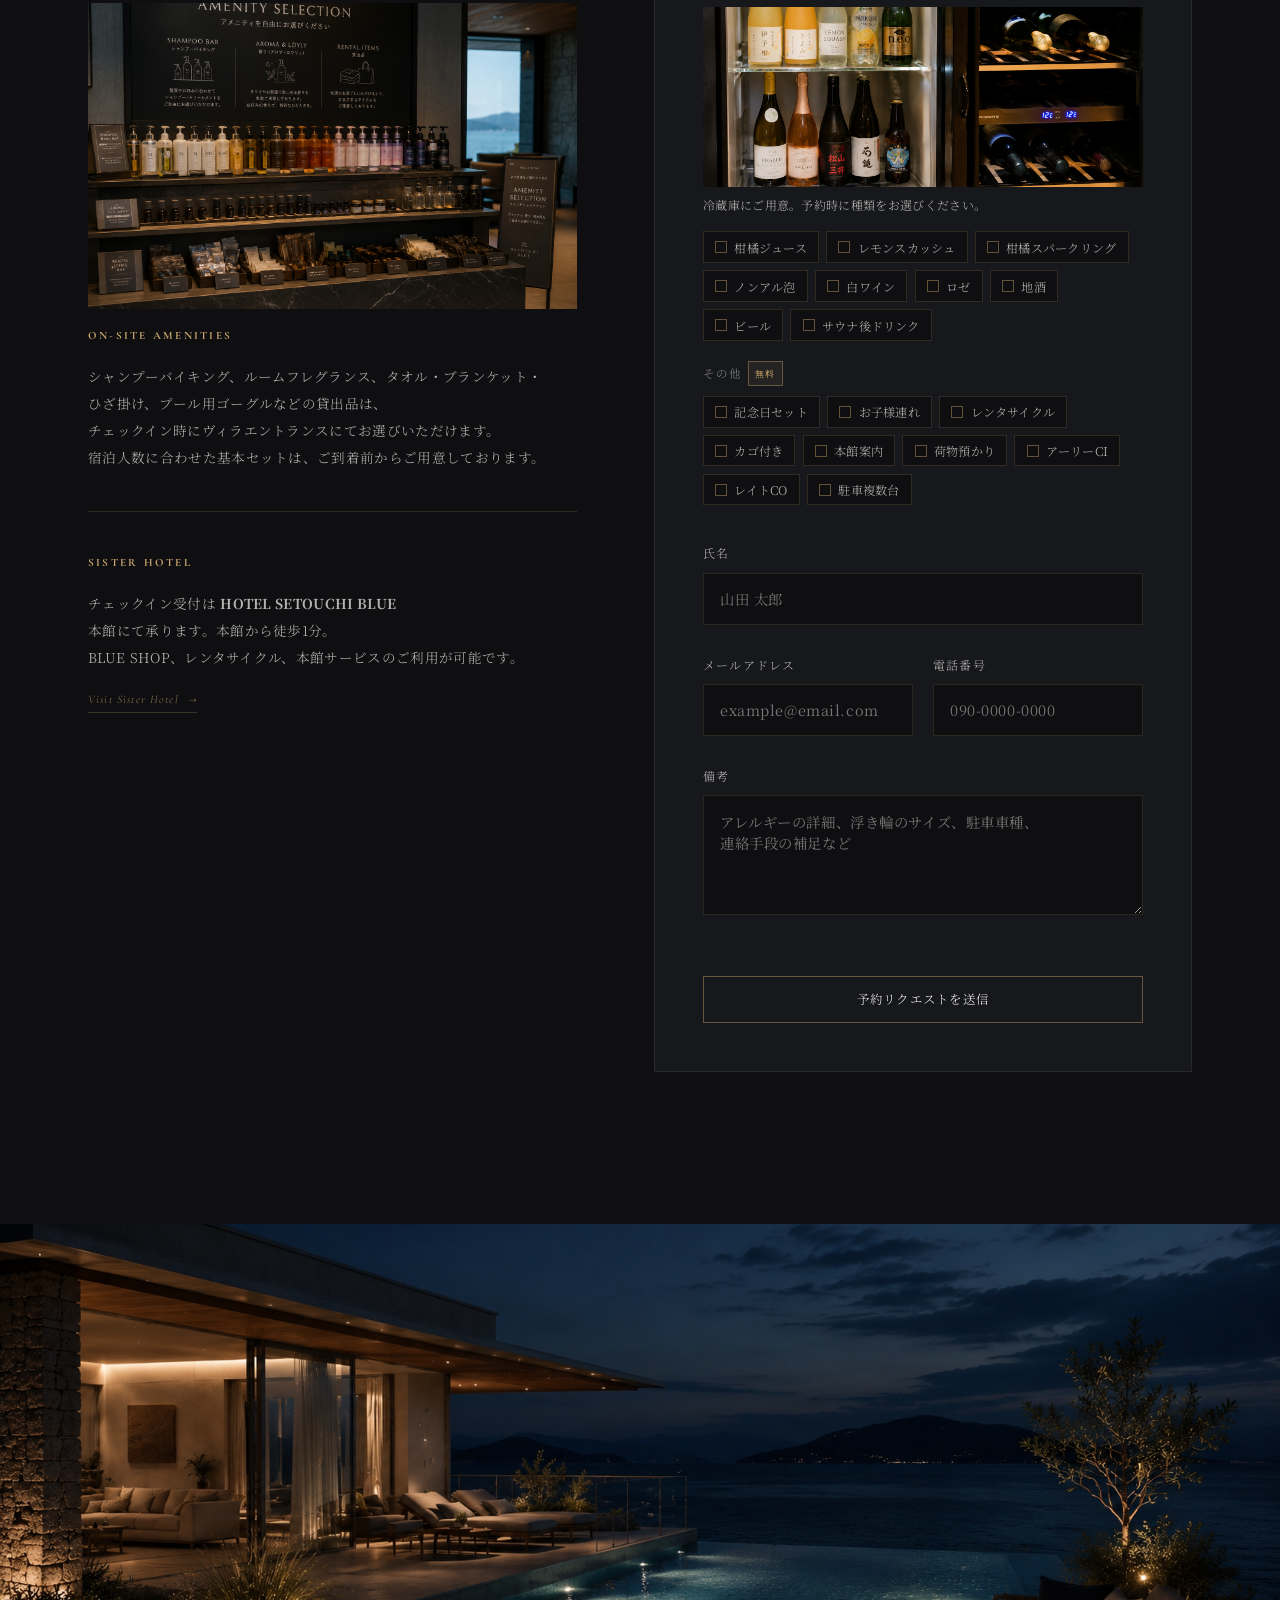
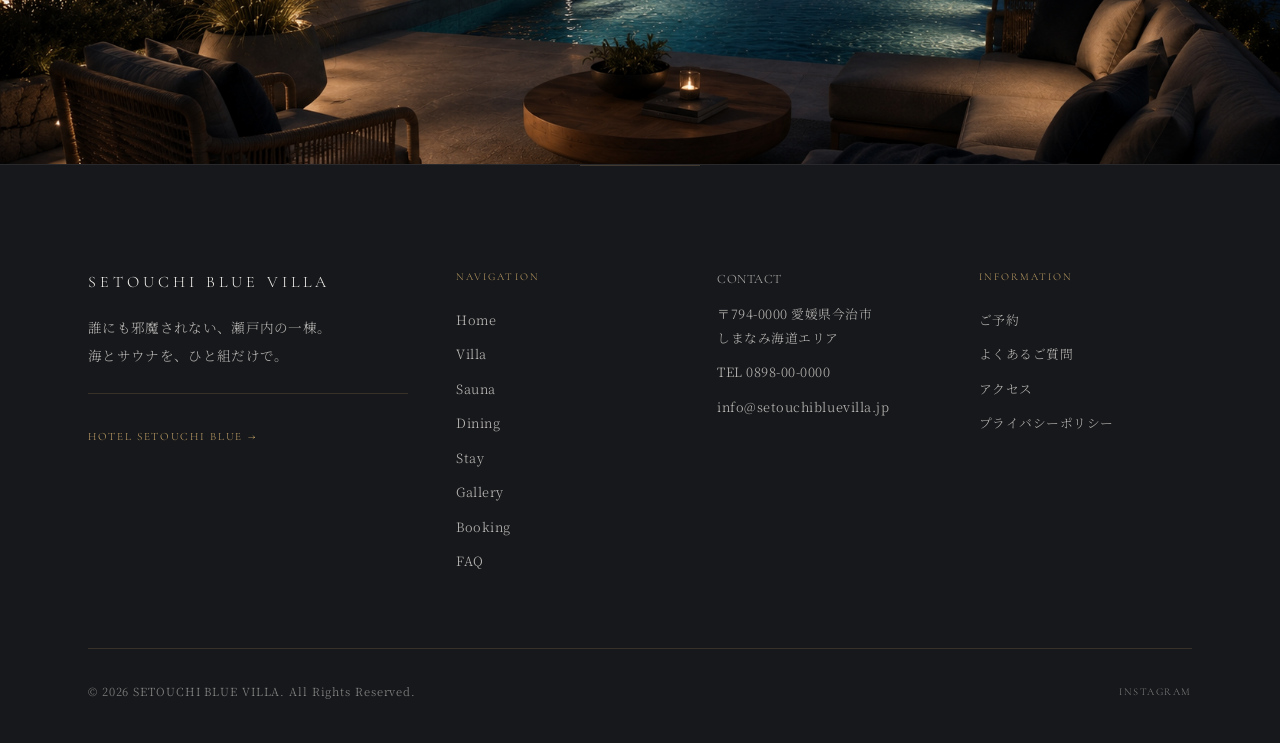
<file: booking.html>
<!DOCTYPE html>
<html lang="ja">
<head>
  <meta charset="UTF-8">
  <meta name="viewport" content="width=device-width, initial-scale=1, viewport-fit=cover">
  <link rel="icon" href="assets/favicon.jpg" type="image/jpeg">
  <link rel="apple-touch-icon" href="assets/favicon.jpg">
  <title>Booking｜SETOUCHI BLUE VILLA</title>
  <meta name="description" content="SETOUCHI BLUE VILLAのご予約。1棟¥150,000〜、朝食付き。瀬戸内BBQプラン¥5,000/人。空室確認と予約リクエストはこちらから。">
  <meta property="og:title" content="Booking｜SETOUCHI BLUE VILLA">
  <meta property="og:description" content="SETOUCHI BLUE VILLAのご予約。1棟¥150,000〜、朝食付き。瀬戸内BBQプラン¥5,000/人。">
  <meta property="og:image" content="assets/images/setouchibluevilla-entrance.webp">
  <meta property="og:type" content="website">
  <link rel="preconnect" href="https://fonts.googleapis.com">
  <link rel="preconnect" href="https://fonts.gstatic.com" crossorigin>
  <link href="https://fonts.googleapis.com/css2?family=Cormorant+Garamond:ital,wght@0,300;0,400;0,500;1,300&family=Noto+Serif+JP:wght@200;300;400&display=swap" rel="stylesheet">
  <link rel="stylesheet" href="css/style.css?v=20260626-safearea4">
</head>
<body>

  <header class="site-header">
    <div class="header-inner">
      <a href="index.html" class="header-logo">
        <span class="header-logo__main">SETOUCHI BLUE VILLA</span>
      </a>
      <button class="hamburger" aria-label="メニューを開く" aria-controls="site-nav" aria-expanded="false"><span></span><span></span><span></span></button>
      <nav class="header-nav" id="site-nav">
        <ul class="nav-list">
          <li><a href="index.html">Home</a></li>
          <li><a href="villa.html">Villa</a></li>
          <li><a href="sauna.html">Sauna</a></li>
          <li><a href="dining.html">Dining</a></li>
          <li><a href="stay.html">Stay</a></li>
          <li><a href="gallery.html">Gallery</a></li>
          <li><a href="booking.html">Booking</a></li>
          <li><a href="faq.html">FAQ</a></li>
        </ul>
        <a href="booking.html" class="btn-reserve">Reserve</a>
      </nav>
    </div>
  </header>

  <main>
    <section class="page-hero page-hero--short">
      <div class="page-hero__bg">
        <img src="assets/images/setouchibluevilla-entrance.webp" alt="ヴィラエントランス" width="1448" height="1086" decoding="async" fetchpriority="high">
      </div>
      <div class="page-hero__overlay"></div>
      <div class="page-hero__content">
        <h1 class="page-hero__title">Booking</h1>
        <p class="page-hero__subtitle">空室確認・予約リクエスト</p>
      </div>
    </section>

    <section class="section">
      <div class="container">
        <div class="booking-layout">
          <div class="booking-info fade-in">
            <span class="section-label">Rates</span>
            <h2 class="section-title">料金</h2>
            <div class="gold-line"></div>
            <p class="section-lead">1日1組限定の完全貸切。朝食は宿泊者全員分含まれます。<br>季節・曜日により料金が変動する場合がございます。</p>

            <div class="price-card">
              <p class="price-card__title">料金目安</p>
              <div class="options-included-banner">
                <span class="options-included-banner__badge">All Included</span>
                <p class="options-included-banner__text">滞在リクエスト・ウェルカムドリンクなど、<strong>すべて宿泊料金に含まれます</strong>（追加料金なし）</p>
              </div>
              <div class="price-row">
                <span class="price-row__label">宿泊（<span id="price-nights">1泊</span>）</span>
                <span class="price-row__value" id="price-base">¥150,000</span>
              </div>
              <div class="price-row" id="price-bbq-row" style="display: none;">
                <span class="price-row__label">瀬戸内BBQプラン<span id="price-bbq-detail"></span></span>
                <span class="price-row__value" id="price-bbq">¥0</span>
              </div>
              <div class="price-row" id="price-options-row" style="display: none;">
                <span class="price-row__label">滞在リクエスト<span id="price-options-detail"></span></span>
                <span class="price-row__value" id="price-options">¥0</span>
              </div>
              <div class="price-row price-row--total">
                <span class="price-row__label">合計目安</span>
                <span class="price-row__value" id="price-total">¥150,000</span>
              </div>
              <p class="price-note">基本料金：¥150,000 / 泊（朝食・滞在リクエスト込み）　／　<strong>有料オプションは瀬戸内BBQプランのみ</strong>（¥5,000 / 人・1食）　／　※表示は目安です。確定料金はご連絡時にお伝えします。</p>
            </div>

            <div class="access-info" id="access">
              <h3>Access</h3>
              <p>愛媛県今治市・しまなみ海道エリア</p>
              <ul>
                <li>今治駅から車で約20分</li>
                <li>今治港から車で約15分</li>
                <li>駐車場あり（無料）</li>
              </ul>
            </div>

            <div class="access-info access-info--visual">
              <img class="access-info__thumb" src="assets/images/setouchibluevilla-amenity-selection.webp" alt="エントランスのアメニティ棚" width="1448" height="1086" decoding="async" loading="lazy">
              <h3>On-site Amenities</h3>
              <p>シャンプーバイキング、ルームフレグランス、タオル・ブランケット・ひざ掛け、プール用ゴーグルなどの貸出品は、チェックイン時にヴィラエントランスにてお選びいただけます。宿泊人数に合わせた基本セットは、ご到着前からご用意しております。</p>
            </div>

            <div class="access-info">
              <h3>Sister Hotel</h3>
              <p>チェックイン受付は <strong>HOTEL SETOUCHI BLUE</strong> 本館にて承ります。本館から徒歩1分。<br>BLUE SHOP、レンタサイクル、本館サービスのご利用が可能です。</p>
              <a href="https://dohiwebc.github.io/HOTELSETOUCHIBLUE/" class="text-link" target="_blank" rel="noopener" style="margin-top: 1rem;">Visit Sister Hotel</a>
            </div>
          </div>

          <div class="fade-in fade-in-delay-1">
            <form class="booking-form" id="booking-form">
              <span class="section-label">Reservation Request</span>
              <h2 class="section-title" style="font-size: 1.4rem; margin-bottom: 2rem;">予約リクエストフォーム</h2>

              <div class="form-row">
                <div class="form-group">
                  <label for="checkin">チェックイン日</label>
                  <input type="date" id="checkin" name="checkin" required>
                </div>
                <div class="form-group">
                  <label for="checkout">チェックアウト日</label>
                  <input type="date" id="checkout" name="checkout" required>
                </div>
              </div>

              <div class="form-group">
                <label for="guests">宿泊人数</label>
                <select id="guests" name="guests" required>
                  <option value="2">2名</option>
                  <option value="3">3名</option>
                  <option value="4">4名</option>
                  <option value="5">5名</option>
                  <option value="6">6名</option>
                  <option value="7">7名</option>
                  <option value="8">8名</option>
                </select>
              </div>

              <div class="form-group">
                <label class="form-checkbox">
                  <input type="checkbox" id="bbq-request" name="bbq">
                  <span>瀬戸内BBQプランを希望する（¥5,000 / 人・1食）</span>
                </label>
                <div class="bbq-fields" id="bbq-fields">
                  <p class="form-hint">ご希望の日程と人数をお選びください。複数泊のご滞在では、泊ごとに日程と人数を設定いただけます。</p>
                  <p class="form-hint" id="bbq-schedule-empty">チェックイン・チェックアウト日を選択すると、日程が表示されます。</p>
                  <div class="bbq-schedule" id="bbq-schedule"></div>
                </div>
              </div>

              <div class="options-free-callout">
                <p class="options-free-callout__lead">以下のオプションは <span class="option-free-badge option-free-badge--lg">すべて無料</span></p>
                <p class="options-free-callout__sub">宿泊料金に含まれるおもてなしです。追加料金はかかりません。有料なのは瀬戸内BBQプランのみ。シャンプー・香り・貸出品はチェックイン時にエントランスでお選びください。</p>
              </div>

              <fieldset class="form-group option-group">
                <legend class="option-group__legend">
                  <span>滞在リクエスト</span>
                  <span class="option-free-badge">すべて無料</span>
                </legend>

                <div class="option-compact-row">
                  <div class="form-group">
                    <label for="arrival-time">到着予定</label>
                    <select id="arrival-time" name="arrival-time" class="stay-request-field">
                      <option value="">未指定</option>
                      <option value="15:00" data-label="到着15:00頃">15:00頃</option>
                      <option value="15:30" data-label="到着15:30頃">15:30頃</option>
                      <option value="16:00" data-label="到着16:00頃">16:00頃</option>
                      <option value="16:30" data-label="到着16:30以降">16:30以降</option>
                      <option value="omakase" data-label="到着おまかせ">おまかせ</option>
                    </select>
                  </div>
                  <div class="form-group">
                    <label for="breakfast-time">朝食配達</label>
                    <select id="breakfast-time" name="breakfast-time" class="stay-request-field">
                      <option value="08:00" data-label="朝食8:00頃">8:00頃</option>
                      <option value="08:30" data-label="朝食8:30頃">8:30頃</option>
                      <option value="09:00" data-label="朝食9:00頃">9:00頃</option>
                      <option value="omakase" data-label="朝食おまかせ">おまかせ</option>
                    </select>
                  </div>
                </div>
                <div class="option-compact-row">
                  <div class="form-group">
                    <label for="breakfast-place">朝食の場所</label>
                    <select id="breakfast-place" name="breakfast-place" class="stay-request-field">
                      <option value="omakase" data-label="朝食おまかせ">おまかせ</option>
                      <option value="terrace" data-label="テラス朝食">テラス</option>
                      <option value="indoor" data-label="室内朝食">室内</option>
                    </select>
                  </div>
                  <div class="form-group">
                    <label for="contact-method">連絡手段</label>
                    <select id="contact-method" name="contact-method" class="stay-request-field">
                      <option value="email" data-label="連絡：メール">メール優先</option>
                      <option value="phone" data-label="連絡：電話">電話可</option>
                      <option value="other" data-label="連絡：その他">その他</option>
                    </select>
                  </div>
                </div>

                <p class="option-section-label">ご希望 <span class="option-free-badge option-free-badge--sm">無料</span></p>
                <div class="option-chip-grid">
                  <label class="option-chip">
                    <input type="checkbox" class="stay-option" id="quiet-stay" name="options" value="quiet-stay" data-label="静かに過ごしたい" data-price="0" data-price-type="free">
                    <span>静かに過ごしたい</span>
                  </label>
                  <label class="option-chip">
                    <input type="checkbox" class="stay-option" id="surprise-strict" name="options" value="surprise-strict" data-label="サプライズ厳守" data-price="0" data-price-type="free">
                    <span>サプライズ厳守</span>
                  </label>
                  <label class="option-chip">
                    <input type="checkbox" class="stay-option" name="options" value="sauna-gachi" data-label="サウナガチ勢セット" data-price="0" data-price-type="free">
                    <span>サウナガチ勢セット</span>
                  </label>
                  <label class="option-chip">
                    <input type="checkbox" class="stay-option" name="options" value="firepit" data-label="焚き火セット" data-price="0" data-price-type="free">
                    <span>焚き火セット</span>
                  </label>
                  <label class="option-chip">
                    <input type="checkbox" class="stay-option" name="options" value="allergy" data-label="アレルギー・食事制限" data-price="0" data-price-type="free">
                    <span>アレルギー・食事制限</span>
                  </label>
                  <label class="option-chip">
                    <input type="checkbox" class="stay-option request-toggle" id="sauna-after-checkin" name="options" value="sauna-after-checkin" data-label="CI後サウナ" data-price="0" data-price-type="free" data-target="sauna-after-fields">
                    <span>CI後サウナ</span>
                  </label>
                  <label class="option-chip">
                    <input type="checkbox" class="stay-option request-toggle" id="sauna-morning" name="options" value="sauna-morning" data-label="朝サウナ" data-price="0" data-price-type="free" data-target="sauna-morning-fields">
                    <span>朝サウナ</span>
                  </label>
                </div>
                <div class="option-subfields option-subfields--inline" id="sauna-after-fields">
                  <label for="sauna-after-time">CI後サウナ</label>
                  <select id="sauna-after-time" name="sauna-after-time" class="stay-request-field">
                    <option value="15:00" data-label="CI後サウナ15:00頃">15:00頃</option>
                    <option value="15:30" data-label="CI後サウナ15:30頃">15:30頃</option>
                    <option value="16:00" data-label="CI後サウナ16:00頃">16:00頃</option>
                    <option value="16:30" data-label="CI後サウナ16:30以降">16:30以降</option>
                  </select>
                </div>
                <div class="option-subfields option-subfields--inline" id="sauna-morning-fields">
                  <label for="sauna-morning-time">朝サウナ</label>
                  <select id="sauna-morning-time" name="sauna-morning-time" class="stay-request-field">
                    <option value="06:00" data-label="朝サウナ6:00頃">6:00頃</option>
                    <option value="07:00" data-label="朝サウナ7:00頃">7:00頃</option>
                    <option value="07:30" data-label="朝サウナ7:30頃">7:30頃</option>
                    <option value="08:00" data-label="朝サウナ8:00頃">8:00頃</option>
                  </select>
                </div>

                <p class="option-section-label">ウェルカムドリンク <span class="option-free-badge option-free-badge--sm">無料</span></p>
                <figure class="option-preview">
                  <img src="assets/images/setouchibluevilla-welcome-drinks.webp" alt="冷蔵庫のウェルカムドリンク" width="1448" height="1086" decoding="async" loading="lazy">
                  <figcaption>冷蔵庫にご用意。予約時に種類をお選びください。</figcaption>
                </figure>
                <div class="option-chip-grid option-chip-grid--wide">
                  <label class="option-chip"><input type="checkbox" class="stay-option" name="welcome-drinks" value="citrus-juice" data-label="柑橘ジュース" data-price="0" data-price-type="free"><span>柑橘ジュース</span></label>
                  <label class="option-chip"><input type="checkbox" class="stay-option" name="welcome-drinks" value="lemon-squash" data-label="レモンスカッシュ" data-price="0" data-price-type="free"><span>レモンスカッシュ</span></label>
                  <label class="option-chip"><input type="checkbox" class="stay-option" name="welcome-drinks" value="sparkling-citrus" data-label="柑橘スパークリング" data-price="0" data-price-type="free"><span>柑橘スパークリング</span></label>
                  <label class="option-chip"><input type="checkbox" class="stay-option" name="welcome-drinks" value="sparkling-nonal" data-label="ノンアル泡" data-price="0" data-price-type="free"><span>ノンアル泡</span></label>
                  <label class="option-chip"><input type="checkbox" class="stay-option" name="welcome-drinks" value="white-wine" data-label="白ワイン" data-price="0" data-price-type="free"><span>白ワイン</span></label>
                  <label class="option-chip"><input type="checkbox" class="stay-option" name="welcome-drinks" value="rose-wine" data-label="ロゼ" data-price="0" data-price-type="free"><span>ロゼ</span></label>
                  <label class="option-chip"><input type="checkbox" class="stay-option" name="welcome-drinks" value="sake" data-label="地酒" data-price="0" data-price-type="free"><span>地酒</span></label>
                  <label class="option-chip"><input type="checkbox" class="stay-option" name="welcome-drinks" value="beer" data-label="ビール" data-price="0" data-price-type="free"><span>ビール</span></label>
                  <label class="option-chip"><input type="checkbox" class="stay-option" name="welcome-drinks" value="sauna-drink" data-label="サウナ後ドリンク" data-price="0" data-price-type="free"><span>サウナ後ドリンク</span></label>
                </div>

                <p class="option-section-label">その他 <span class="option-free-badge option-free-badge--sm">無料</span></p>
                <div class="option-chip-grid option-chip-grid--wide">
                  <label class="option-chip">
                    <input type="checkbox" class="stay-option request-toggle" id="anniversary" name="options" value="anniversary" data-label="記念日セット" data-price="0" data-price-type="free" data-target="anniversary-fields">
                    <span>記念日セット</span>
                  </label>
                  <label class="option-chip">
                    <input type="checkbox" class="stay-option request-toggle" id="with-children" name="options" value="with-children" data-label="お子様連れ" data-price="0" data-price-type="free" data-target="children-fields">
                    <span>お子様連れ</span>
                  </label>
                  <label class="option-chip">
                    <input type="checkbox" class="stay-option request-toggle" id="rental-cycle" name="options" value="rental-cycle" data-label="レンタサイクル" data-price="0" data-price-type="free" data-target="rental-cycle-fields">
                    <span>レンタサイクル</span>
                  </label>
                  <label class="option-chip"><input type="checkbox" class="stay-option" name="options" value="cycle-basket" data-label="カゴ付きサイクル" data-price="0" data-price-type="free"><span>カゴ付き</span></label>
                  <label class="option-chip"><input type="checkbox" class="stay-option" name="options" value="blue-shop" data-label="本館ショップ案内" data-price="0" data-price-type="free"><span>本館案内</span></label>
                  <label class="option-chip"><input type="checkbox" class="stay-option" name="options" value="luggage" data-label="荷物預かり" data-price="0" data-price-type="free"><span>荷物預かり</span></label>
                  <label class="option-chip"><input type="checkbox" class="stay-option" name="options" value="early-checkin" data-label="アーリーCI相談" data-price="0" data-price-type="free"><span>アーリーCI</span></label>
                  <label class="option-chip"><input type="checkbox" class="stay-option" name="options" value="late-checkout" data-label="レイトCO相談" data-price="0" data-price-type="free"><span>レイトCO</span></label>
                  <label class="option-chip"><input type="checkbox" class="stay-option" name="options" value="parking" data-label="駐車複数台" data-price="0" data-price-type="free"><span>駐車複数台</span></label>
                </div>

                <div class="option-subfields option-subfields--compact" id="anniversary-fields">
                  <figure class="option-preview option-preview--sm">
                    <img src="assets/images/setouchibluevilla-anniversary-set.webp" alt="記念日セットの装飾例" width="1448" height="1086" decoding="async" loading="lazy">
                    <figcaption>装飾例。用途やメッセージに合わせてご用意します。</figcaption>
                  </figure>
                  <div class="option-compact-row">
                    <div class="form-group">
                      <label for="anniversary-type">用途</label>
                      <select id="anniversary-type" name="anniversary-type" class="stay-request-field">
                        <option value="">選択</option>
                        <option value="birthday" data-label="誕生日">誕生日</option>
                        <option value="wedding" data-label="結婚記念日">結婚記念日</option>
                        <option value="proposal" data-label="プロポーズ">プロポーズ</option>
                        <option value="longevity" data-label="還暦・長寿">還暦・長寿</option>
                        <option value="other" data-label="その他記念日">その他</option>
                      </select>
                    </div>
                    <div class="form-group">
                      <label for="anniversary-message">メッセージカード</label>
                      <input type="text" id="anniversary-message" name="anniversary-message" class="stay-request-field" placeholder="任意">
                    </div>
                  </div>
                  <label class="option-chip">
                    <input type="checkbox" class="stay-option" name="options" value="anniversary-extra" data-label="装飾・花" data-price="0" data-price-type="free">
                    <span>簡易装飾・花も希望</span>
                  </label>
                </div>

                <div class="option-subfields option-subfields--compact" id="children-fields">
                  <label for="children-info">お子様の人数・年齢・必要なもの</label>
                  <input type="text" id="children-info" name="children-info" class="stay-request-field" placeholder="例：3歳1名、食器・浮き輪">
                </div>

                <div class="option-subfields option-subfields--inline" id="rental-cycle-fields">
                  <label for="cycle-count">台数</label>
                  <select id="cycle-count" name="cycle-count" class="stay-request-field">
                    <option value="1" data-label="サイクル1台">1台</option>
                    <option value="2" data-label="サイクル2台">2台</option>
                    <option value="3" data-label="サイクル3台">3台</option>
                    <option value="4" data-label="サイクル4台">4台</option>
                    <option value="5" data-label="サイクル5台以上">5台以上</option>
                  </select>
                </div>
              </fieldset>

              <div class="form-group">
                <label for="name">氏名</label>
                <input type="text" id="name" name="name" placeholder="山田 太郎" required>
              </div>

              <div class="form-row">
                <div class="form-group">
                  <label for="email">メールアドレス</label>
                  <input type="email" id="email" name="email" placeholder="example@email.com" required>
                </div>
                <div class="form-group">
                  <label for="phone">電話番号</label>
                  <input type="tel" id="phone" name="phone" placeholder="090-0000-0000" required>
                </div>
              </div>

              <div class="form-group">
                <label for="notes">備考</label>
                <textarea id="notes" name="notes" placeholder="アレルギーの詳細、浮き輪のサイズ、駐車車種、連絡手段の補足など"></textarea>
              </div>

              <button type="submit" class="btn btn--primary form-submit">予約リクエストを送信</button>

              <div class="form-message" id="form-message">
                予約リクエストを受け付けました。内容確認後、担当よりご連絡いたします。
              </div>
            </form>
          </div>
        </div>
      </div>
    </section>

    <div class="image-band">
      <img src="assets/images/setouchibluevilla-night-terrace.webp" alt="夜のヴィラ" width="1672" height="941" decoding="async" loading="lazy">
    </div>
  </main>

  <footer class="site-footer">
    <div class="container">
      <div class="footer-grid">
        <div class="footer-brand">
          <p class="footer-brand__name">SETOUCHI BLUE VILLA</p>
          <p class="footer-brand__concept">誰にも邪魔されない、瀬戸内の一棟。海とサウナを、ひと組だけで。</p>
          <div class="footer-sister"><a href="https://dohiwebc.github.io/HOTELSETOUCHIBLUE/" target="_blank" rel="noopener">HOTEL SETOUCHI BLUE →</a></div>
        </div>
        <div>
          <p class="footer-heading">Navigation</p>
          <nav class="footer-nav">
            <a href="index.html">Home</a><a href="villa.html">Villa</a><a href="sauna.html">Sauna</a>
            <a href="dining.html">Dining</a><a href="stay.html">Stay</a><a href="gallery.html">Gallery</a><a href="booking.html">Booking</a><a href="faq.html">FAQ</a>
          </nav>
        </div>
        <div class="footer-contact">
          <p class="footer-heading">Contact</p>
          <p class="address">〒794-0000 愛媛県今治市<br>しまなみ海道エリア</p>
          <p>TEL 0898-00-0000</p>
          <p>info@setouchibluevilla.jp</p>
        </div>
        <div>
          <p class="footer-heading">Information</p>
          <nav class="footer-nav">
            <a href="booking.html">ご予約</a><a href="faq.html">よくあるご質問</a><a href="booking.html#access">アクセス</a><a href="privacy-policy.html">プライバシーポリシー</a>
          </nav>
        </div>
      </div>
      <div class="footer-bottom">
        <p class="footer-bottom__copy">&copy; 2026 SETOUCHI BLUE VILLA. All Rights Reserved.</p>
        <div class="footer-sns"><a href="#">Instagram</a></div>
      </div>
    </div>
  </footer>
  <script src="js/main.js?v=20260626-safearea4"></script>
</body>
</html>
</file>
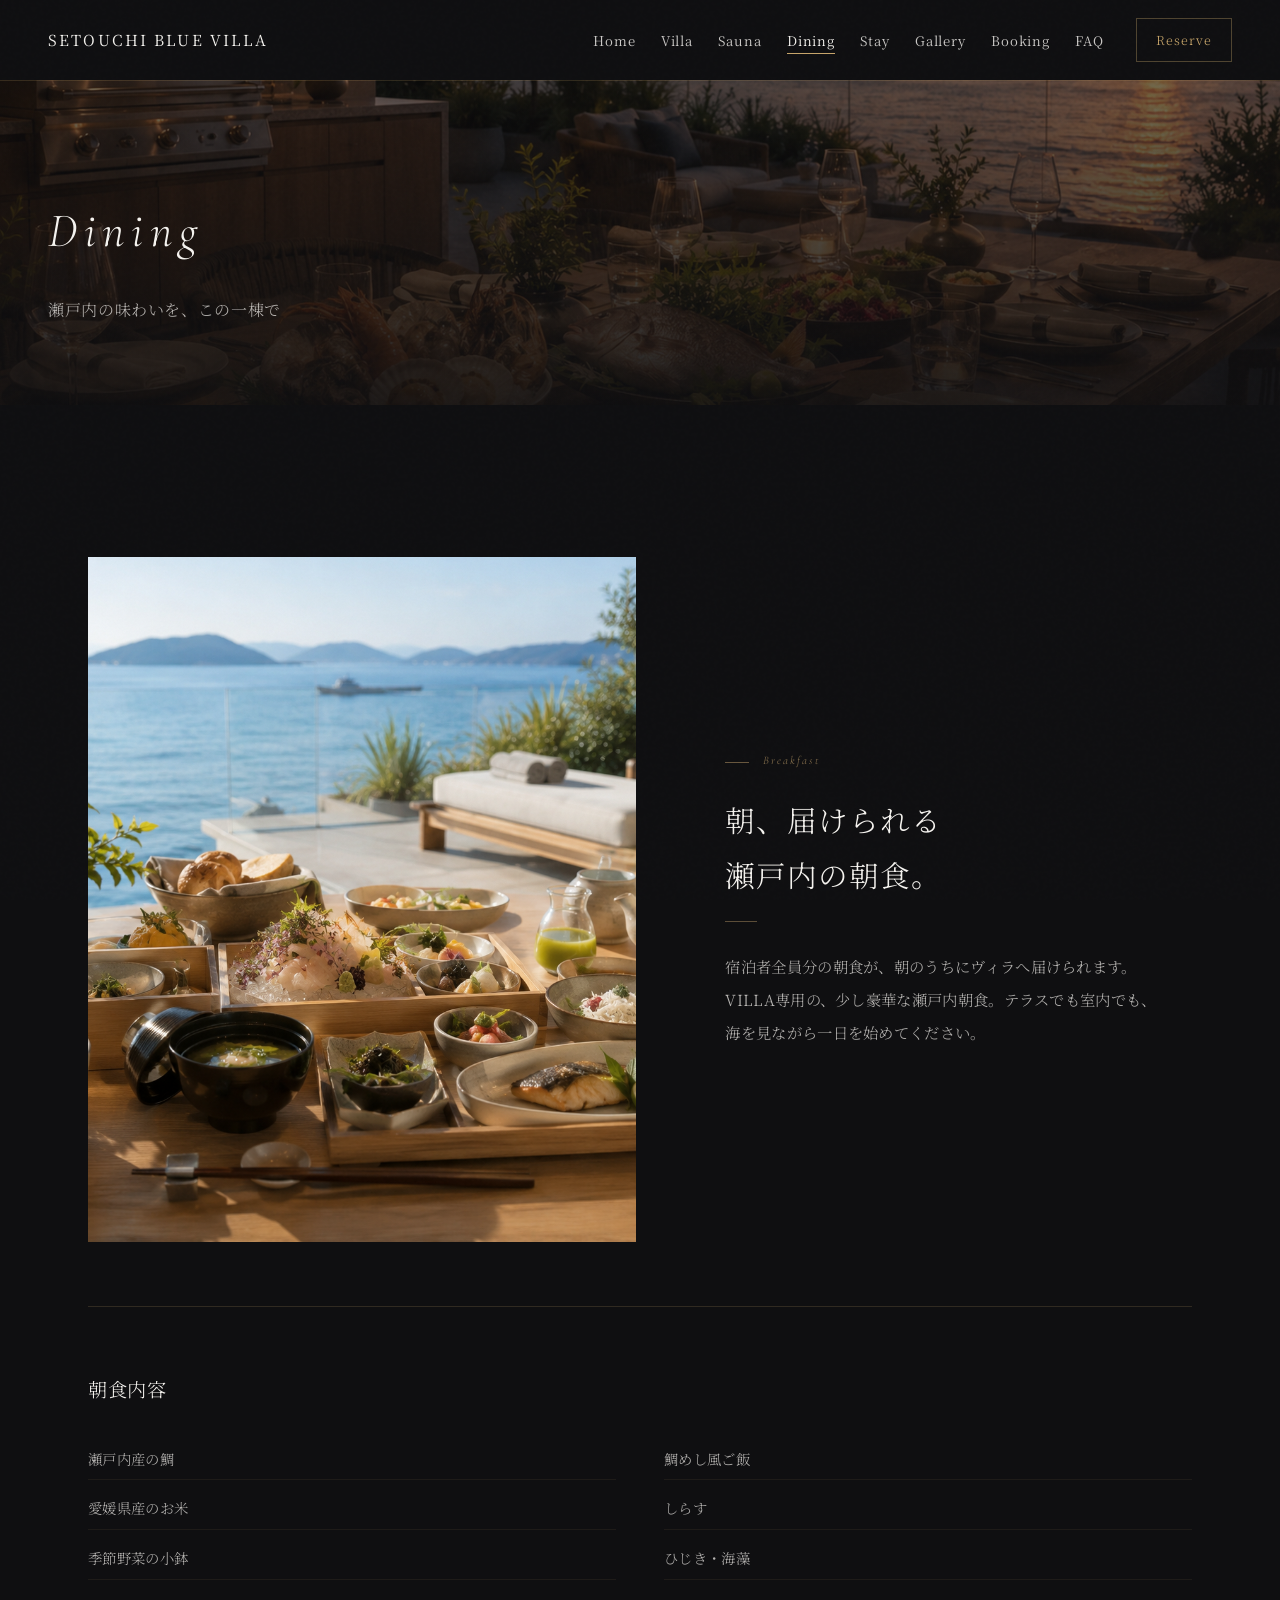
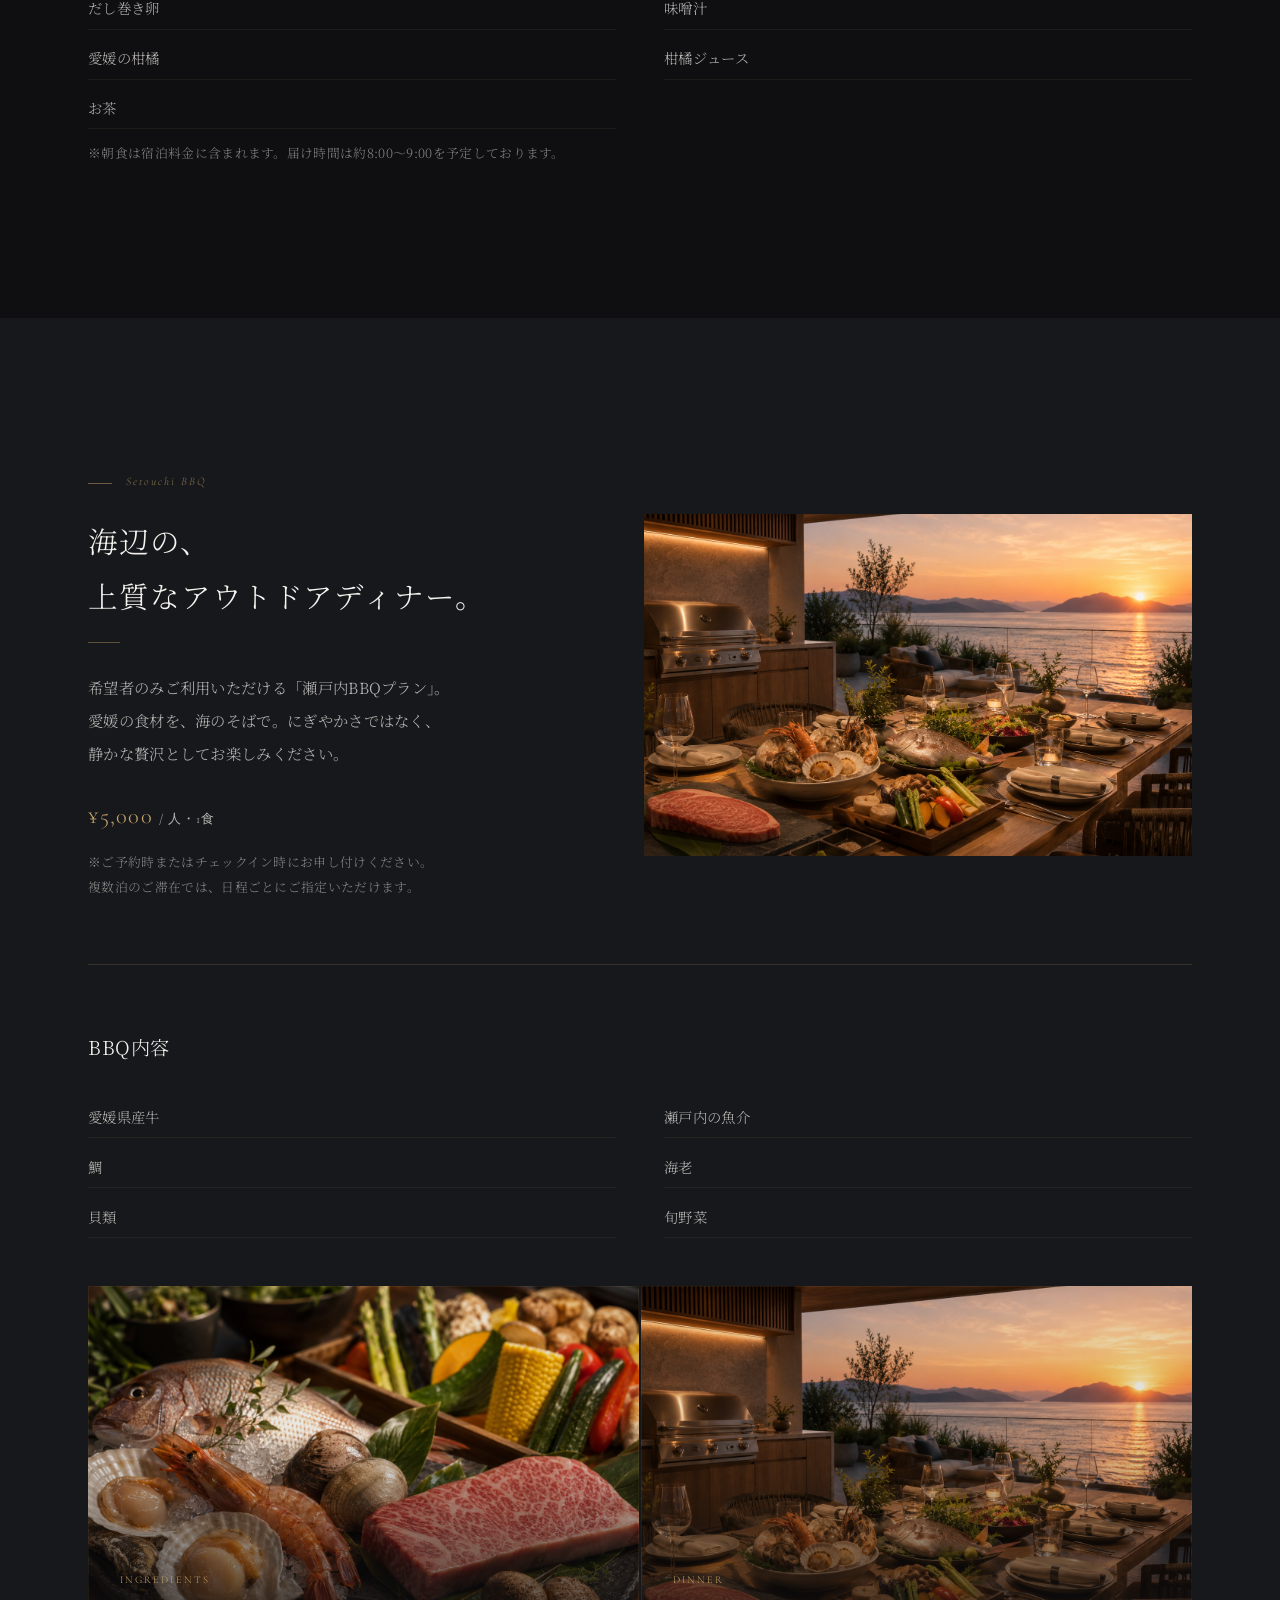
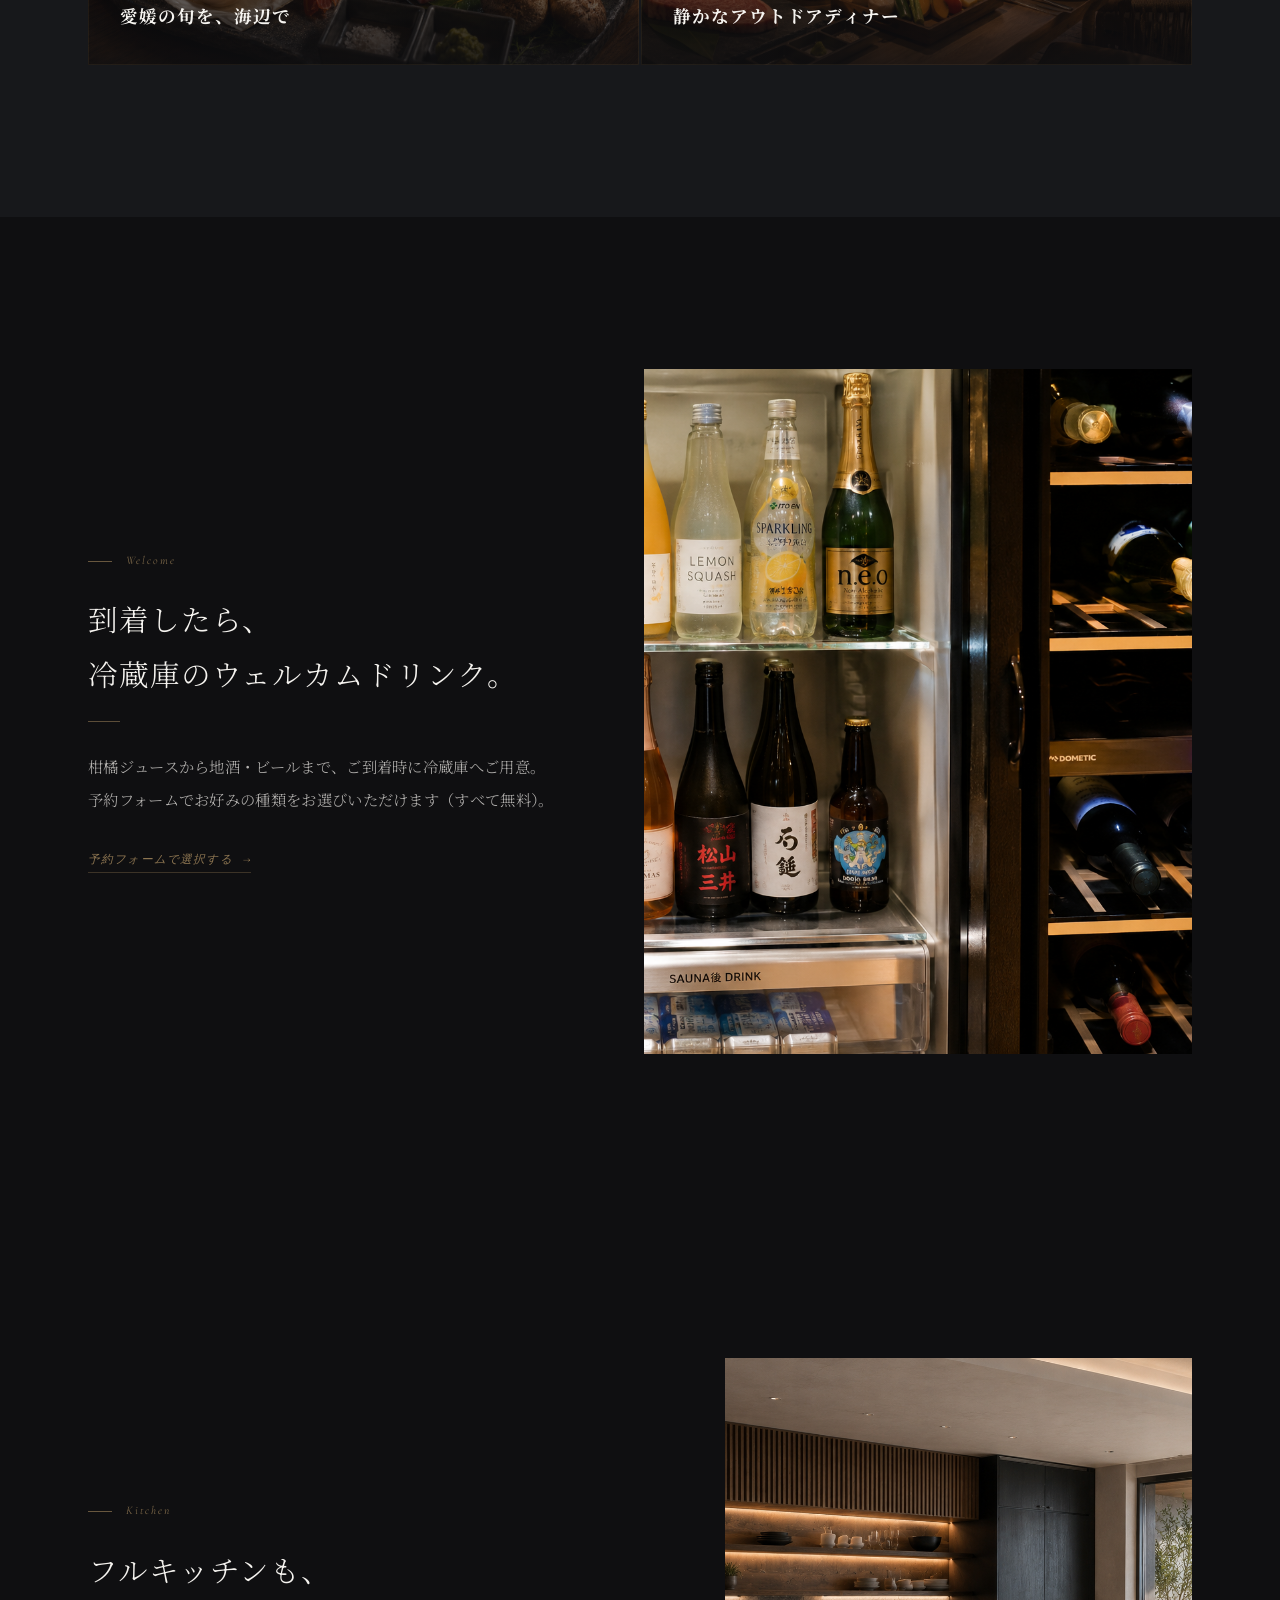
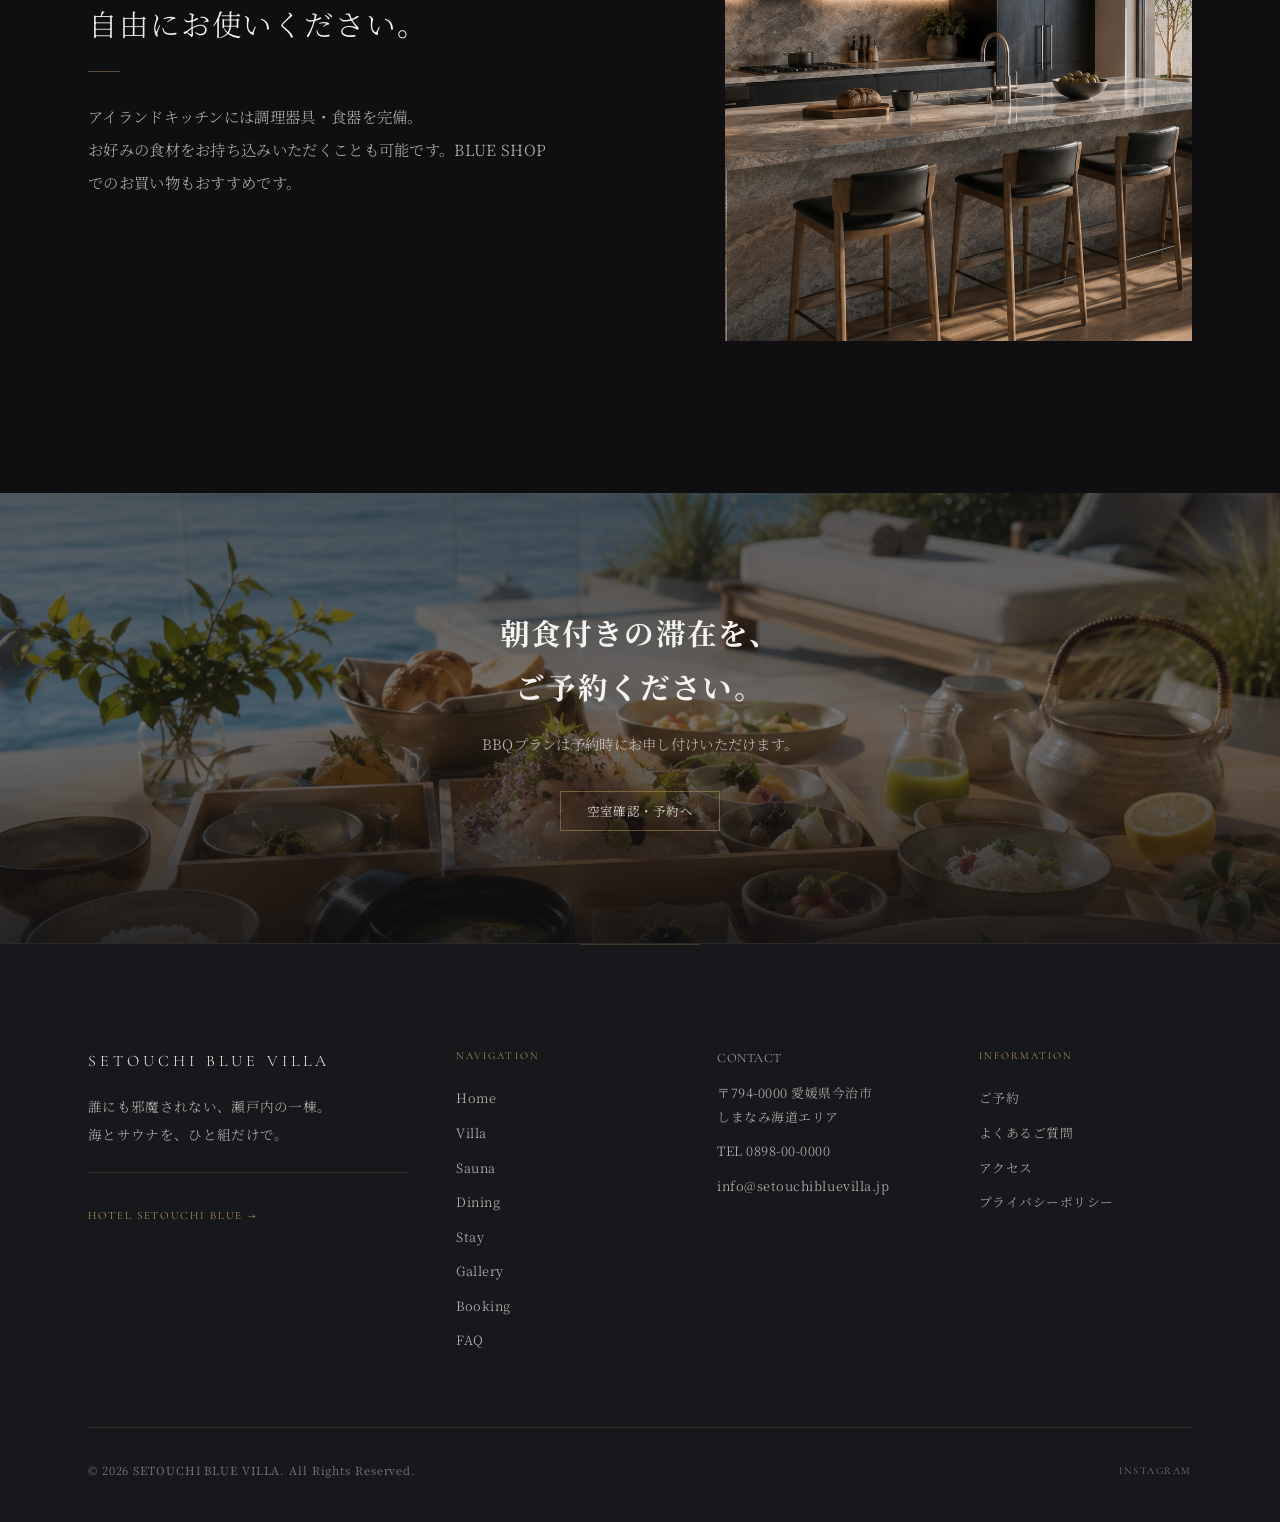
<file: dining.html>
<!DOCTYPE html>
<html lang="ja">
<head>
  <meta charset="UTF-8">
  <meta name="viewport" content="width=device-width, initial-scale=1, viewport-fit=cover">
  <link rel="icon" href="assets/favicon.jpg" type="image/jpeg">
  <link rel="apple-touch-icon" href="assets/favicon.jpg">
  <title>Dining｜SETOUCHI BLUE VILLA</title>
  <meta name="description" content="瀬戸内の食材を味わう朝食と、海辺の上質なBBQディナー。宿泊者全員分の朝食付き。瀬戸内BBQプランは1人¥5,000。">
  <meta property="og:title" content="Dining｜SETOUCHI BLUE VILLA">
  <meta property="og:description" content="瀬戸内の食材を味わう朝食と、海辺の上質なBBQディナー。宿泊者全員分の朝食付き。">
  <meta property="og:image" content="assets/images/setouchibluevilla-bbq-dinner.webp">
  <meta property="og:type" content="website">
  <link rel="preconnect" href="https://fonts.googleapis.com">
  <link rel="preconnect" href="https://fonts.gstatic.com" crossorigin>
  <link href="https://fonts.googleapis.com/css2?family=Cormorant+Garamond:ital,wght@0,300;0,400;0,500;1,300&family=Noto+Serif+JP:wght@200;300;400&display=swap" rel="stylesheet">
  <link rel="stylesheet" href="css/style.css?v=20260626-safearea4">
</head>
<body>

  <header class="site-header">
    <div class="header-inner">
      <a href="index.html" class="header-logo">
        <span class="header-logo__main">SETOUCHI BLUE VILLA</span>
      </a>
      <button class="hamburger" aria-label="メニューを開く" aria-controls="site-nav" aria-expanded="false"><span></span><span></span><span></span></button>
      <nav class="header-nav" id="site-nav">
        <ul class="nav-list">
          <li><a href="index.html">Home</a></li>
          <li><a href="villa.html">Villa</a></li>
          <li><a href="sauna.html">Sauna</a></li>
          <li><a href="dining.html">Dining</a></li>
          <li><a href="stay.html">Stay</a></li>
          <li><a href="gallery.html">Gallery</a></li>
          <li><a href="booking.html">Booking</a></li>
          <li><a href="faq.html">FAQ</a></li>
        </ul>
        <a href="booking.html" class="btn-reserve">Reserve</a>
      </nav>
    </div>
  </header>

  <main>
    <section class="page-hero page-hero--short">
      <div class="page-hero__bg">
        <img src="assets/images/setouchibluevilla-bbq-dinner.webp" alt="瀬戸内BBQディナー" width="1448" height="1086" decoding="async" fetchpriority="high">
      </div>
      <div class="page-hero__overlay"></div>
      <div class="page-hero__content">
        <h1 class="page-hero__title">Dining</h1>
        <p class="page-hero__subtitle">瀬戸内の味わいを、この一棟で</p>
      </div>
    </section>

    <section class="section">
      <div class="container">
        <div class="split fade-in">
          <div class="split__image">
            <img src="assets/images/setouchibluevilla-breakfast-delivery.webp" alt="朝食の届け" width="1448" height="1086" decoding="async" loading="lazy">
          </div>
          <div class="split__text">
            <span class="section-label">Breakfast</span>
            <h2 class="section-title">朝、届けられる<br>瀬戸内の朝食。</h2>
            <div class="gold-line"></div>
            <p class="section-lead">宿泊者全員分の朝食が、朝のうちにヴィラへ届けられます。<br>VILLA専用の、少し豪華な瀬戸内朝食。テラスでも室内でも、海を見ながら一日を始めてください。</p>
          </div>
        </div>

        <div class="menu-section fade-in">
          <h3 class="section-title" style="font-size: 1.2rem;">朝食内容</h3>
          <ul class="menu-list">
            <li>瀬戸内産の鯛</li>
            <li>鯛めし風ご飯</li>
            <li>愛媛県産のお米</li>
            <li>しらす</li>
            <li>季節野菜の小鉢</li>
            <li>ひじき・海藻</li>
            <li>だし巻き卵</li>
            <li>味噌汁</li>
            <li>愛媛の柑橘</li>
            <li>柑橘ジュース</li>
            <li>お茶</li>
          </ul>
          <p class="menu-note">※朝食は宿泊料金に含まれます。届け時間は約8:00〜9:00を予定しております。</p>
        </div>
      </div>
    </section>

    <section class="section section--dark">
      <div class="container">
        <div class="split split--reverse fade-in">
          <div class="split__image split__image--wide">
            <img src="assets/images/setouchibluevilla-bbq-dinner.webp" alt="瀬戸内BBQ" width="1448" height="1086" decoding="async" loading="lazy">
          </div>
          <div class="split__text">
            <span class="section-label">Setouchi BBQ</span>
            <h2 class="section-title">海辺の、<br>上質なアウトドアディナー。</h2>
            <div class="gold-line"></div>
            <p class="section-lead">希望者のみご利用いただける「瀬戸内BBQプラン」。<br>愛媛の食材を、海のそばで。にぎやかさではなく、静かな贅沢としてお楽しみください。</p>
            <p class="menu-price">¥5,000 <span style="font-size: 0.8rem; color: var(--text-muted);">/ 人・1食</span></p>
            <p class="menu-note">※ご予約時またはチェックイン時にお申し付けください。複数泊のご滞在では、日程ごとにご指定いただけます。</p>
          </div>
        </div>

        <div class="menu-section fade-in">
          <h3 class="section-title" style="font-size: 1.2rem;">BBQ内容</h3>
          <ul class="menu-list">
            <li>愛媛県産牛</li>
            <li>瀬戸内の魚介</li>
            <li>鯛</li>
            <li>海老</li>
            <li>貝類</li>
            <li>旬野菜</li>
          </ul>
        </div>

        <div class="feature-row fade-in" style="margin-top: 3rem;">
          <div class="feature-item">
            <img src="assets/images/setouchibluevilla-bbq-closeup.webp" alt="BBQ食材" width="1448" height="1086" decoding="async" loading="lazy">
            <div class="feature-item__overlay">
              <span class="feature-item__label">Ingredients</span>
              <h3 class="feature-item__title">愛媛の旬を、海辺で</h3>
            </div>
          </div>
          <div class="feature-item">
            <img src="assets/images/setouchibluevilla-bbq-dinner.webp" alt="瀬戸内BBQディナー" width="1448" height="1086" decoding="async" loading="lazy">
            <div class="feature-item__overlay">
              <span class="feature-item__label">Dinner</span>
              <h3 class="feature-item__title">静かなアウトドアディナー</h3>
            </div>
          </div>
        </div>
      </div>
    </section>

    <section class="section">
      <div class="container">
        <div class="split split--reverse fade-in">
          <div class="split__image">
            <img src="assets/images/setouchibluevilla-welcome-drinks.webp" alt="ウェルカムドリンク" width="1448" height="1086" decoding="async" loading="lazy">
          </div>
          <div class="split__text">
            <span class="section-label">Welcome</span>
            <h2 class="section-title">到着したら、<br>冷蔵庫のウェルカムドリンク。</h2>
            <div class="gold-line"></div>
            <p class="section-lead">柑橘ジュースから地酒・ビールまで、ご到着時に冷蔵庫へご用意。<br>予約フォームでお好みの種類をお選びいただけます（すべて無料）。</p>
            <a href="booking.html" class="text-link">予約フォームで選択する</a>
          </div>
        </div>
      </div>
    </section>

    <section class="section">
      <div class="container">
        <div class="split fade-in">
          <div class="split__text">
            <span class="section-label">Kitchen</span>
            <h2 class="section-title">フルキッチンも、<br>自由にお使いください。</h2>
            <div class="gold-line"></div>
            <p class="section-lead">アイランドキッチンには調理器具・食器を完備。<br>お好みの食材をお持ち込みいただくことも可能です。BLUE SHOP でのお買い物もおすすめです。</p>
          </div>
          <div class="split__image">
            <img src="assets/images/setouchibluevilla-kitchen-island.webp" alt="アイランドキッチン" width="1448" height="1086" decoding="async" loading="lazy">
          </div>
        </div>
      </div>
    </section>

    <section class="cta-section">
      <div class="cta-section__bg">
        <img src="assets/images/setouchibluevilla-breakfast-delivery.webp" alt="朝食" width="1448" height="1086" decoding="async" loading="lazy">
      </div>
      <div class="cta-section__overlay"></div>
      <div class="cta-section__content fade-in">
        <h2 class="cta-section__title">朝食付きの滞在を、<br>ご予約ください。</h2>
        <p class="cta-section__text">BBQプランは予約時にお申し付けいただけます。</p>
        <a href="booking.html" class="btn btn--primary">空室確認・予約へ</a>
      </div>
    </section>
  </main>

  <footer class="site-footer">
    <div class="container">
      <div class="footer-grid">
        <div class="footer-brand">
          <p class="footer-brand__name">SETOUCHI BLUE VILLA</p>
          <p class="footer-brand__concept">誰にも邪魔されない、瀬戸内の一棟。海とサウナを、ひと組だけで。</p>
          <div class="footer-sister"><a href="https://dohiwebc.github.io/HOTELSETOUCHIBLUE/" target="_blank" rel="noopener">HOTEL SETOUCHI BLUE →</a></div>
        </div>
        <div>
          <p class="footer-heading">Navigation</p>
          <nav class="footer-nav">
            <a href="index.html">Home</a><a href="villa.html">Villa</a><a href="sauna.html">Sauna</a>
            <a href="dining.html">Dining</a><a href="stay.html">Stay</a><a href="gallery.html">Gallery</a><a href="booking.html">Booking</a><a href="faq.html">FAQ</a>
          </nav>
        </div>
        <div class="footer-contact">
          <p class="footer-heading">Contact</p>
          <p class="address">〒794-0000 愛媛県今治市<br>しまなみ海道エリア</p>
          <p>TEL 0898-00-0000</p>
          <p>info@setouchibluevilla.jp</p>
        </div>
        <div>
          <p class="footer-heading">Information</p>
          <nav class="footer-nav">
            <a href="booking.html">ご予約</a><a href="faq.html">よくあるご質問</a><a href="booking.html#access">アクセス</a><a href="privacy-policy.html">プライバシーポリシー</a>
          </nav>
        </div>
      </div>
      <div class="footer-bottom">
        <p class="footer-bottom__copy">&copy; 2026 SETOUCHI BLUE VILLA. All Rights Reserved.</p>
        <div class="footer-sns"><a href="#">Instagram</a></div>
      </div>
    </div>
  </footer>
  <script src="js/main.js?v=20260626-safearea4"></script>
</body>
</html>
</file>
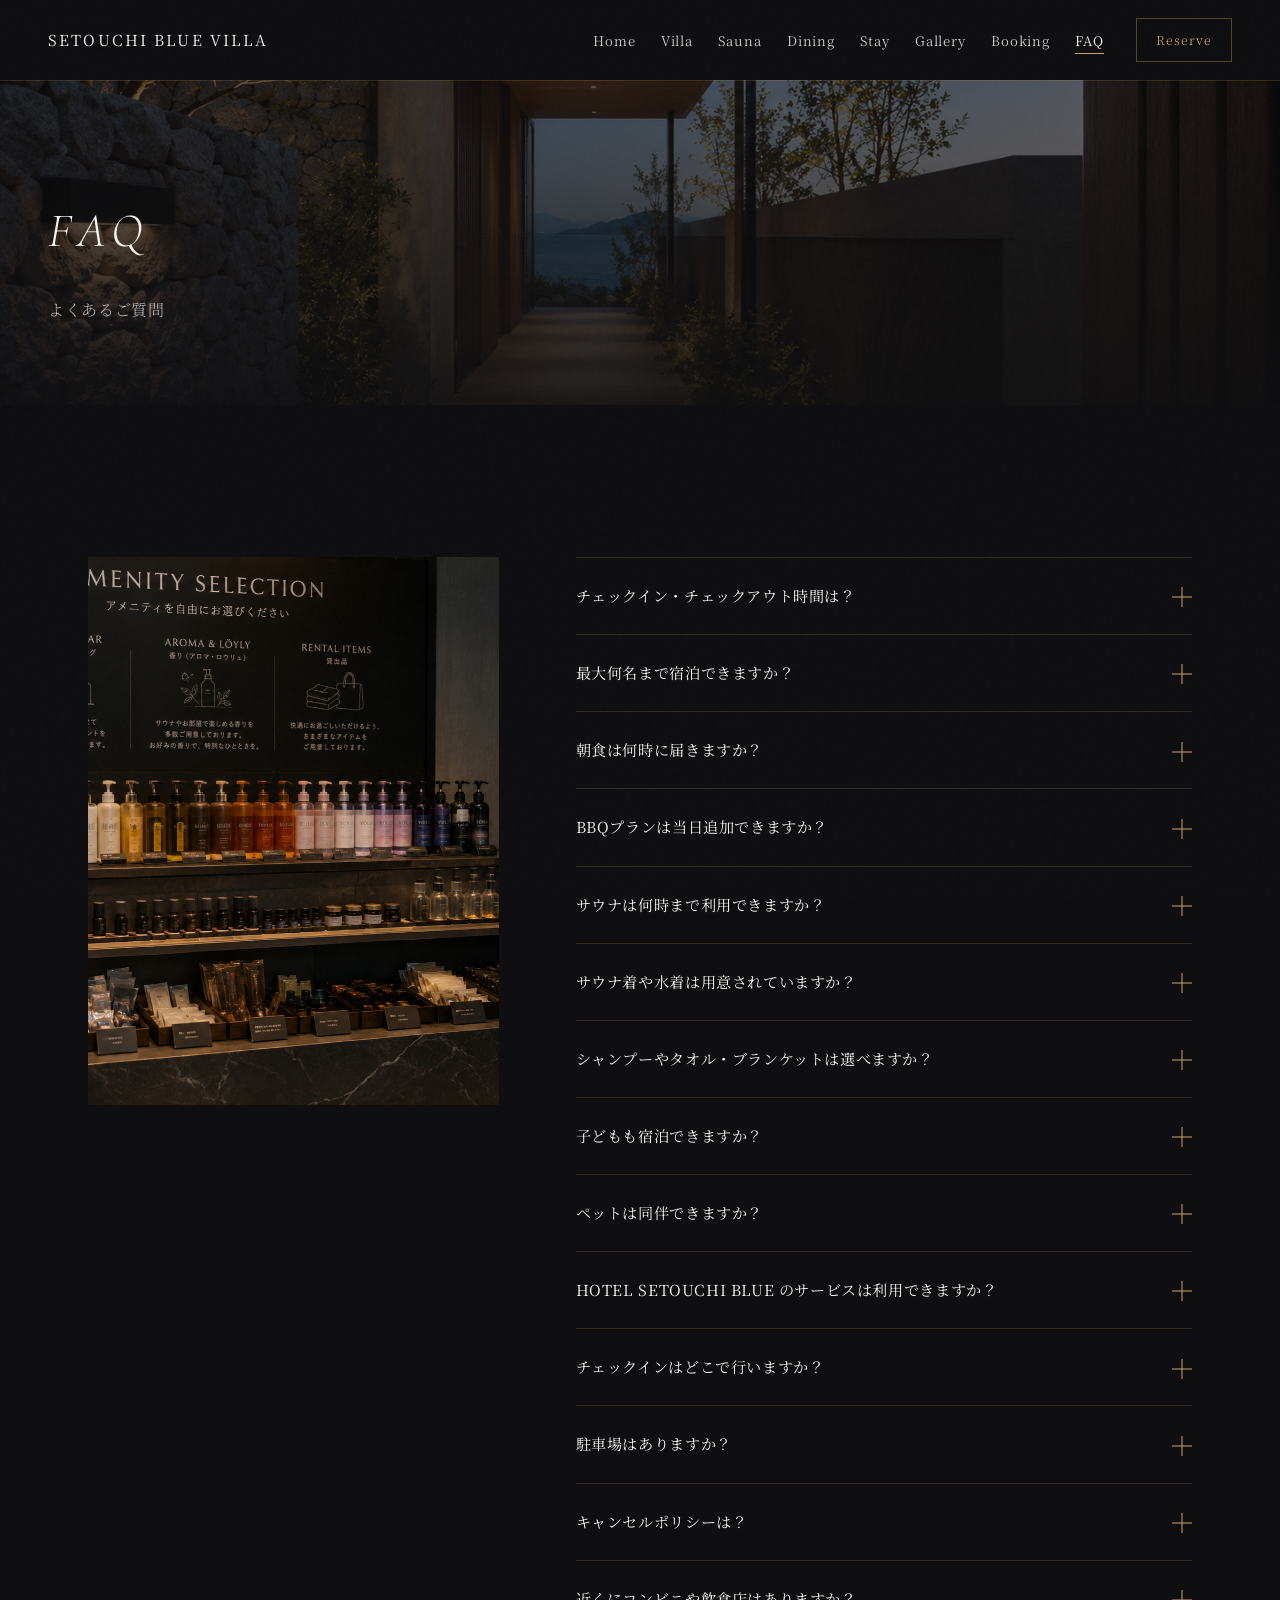
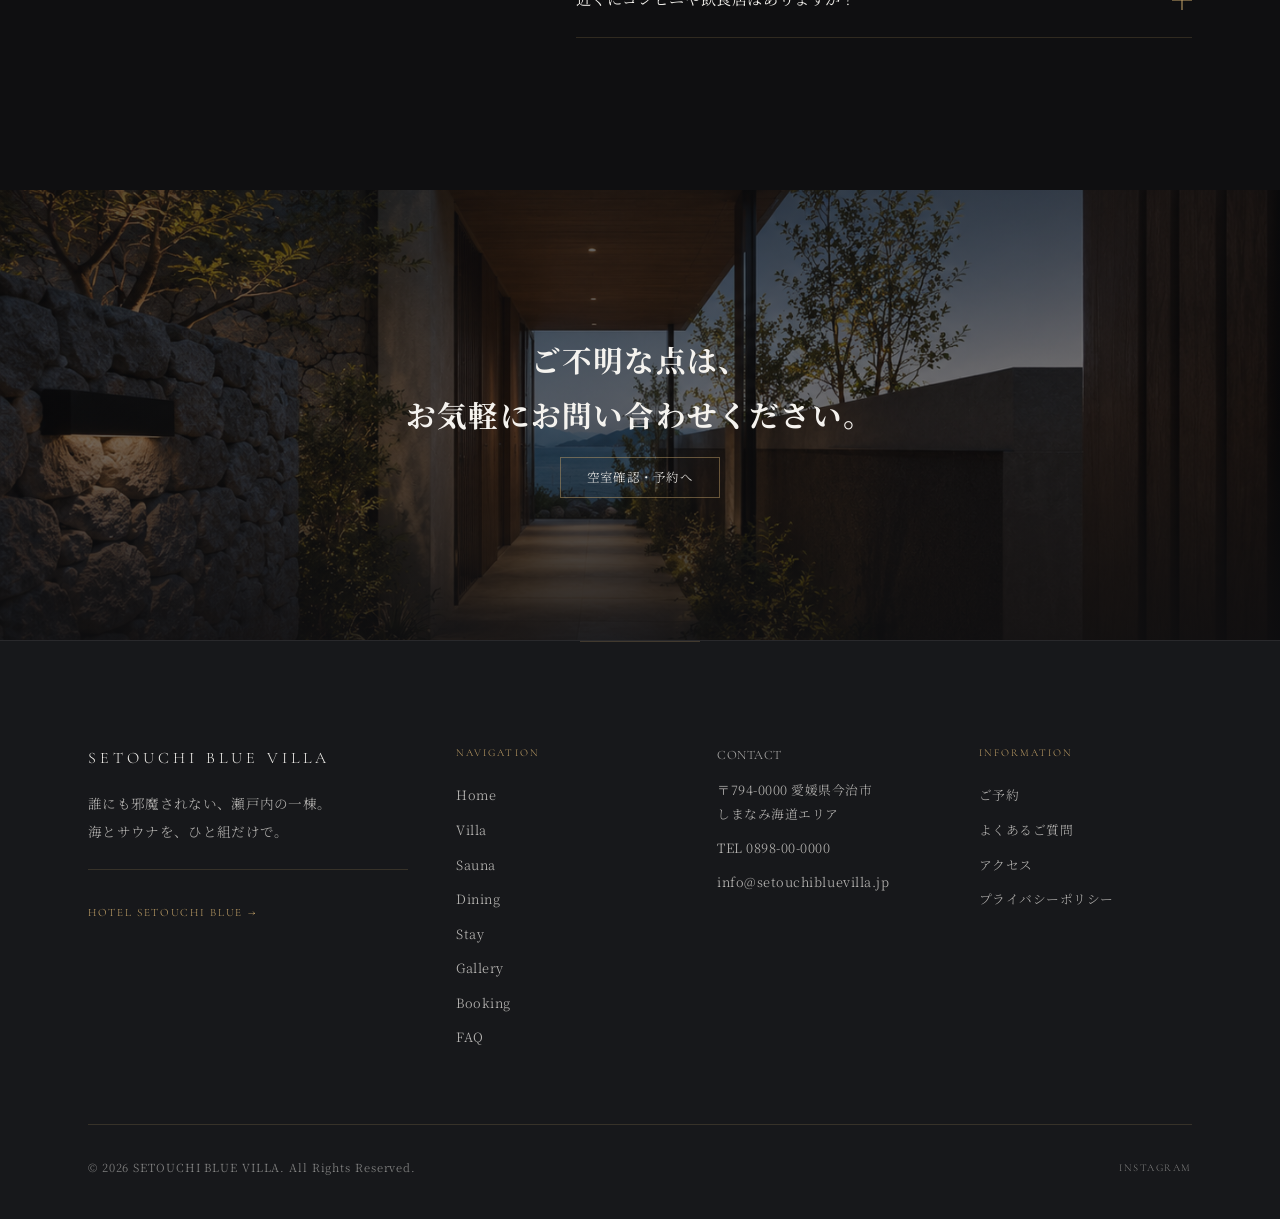
<file: faq.html>
<!DOCTYPE html>
<html lang="ja">
<head>
  <meta charset="UTF-8">
  <meta name="viewport" content="width=device-width, initial-scale=1, viewport-fit=cover">
  <link rel="icon" href="assets/favicon.jpg" type="image/jpeg">
  <link rel="apple-touch-icon" href="assets/favicon.jpg">
  <title>FAQ｜SETOUCHI BLUE VILLA</title>
  <meta name="description" content="SETOUCHI BLUE VILLAに関するよくあるご質問。チェックイン、宿泊人数、朝食、BBQ、サウナ、ペット、キャンセルポリシーなど。">
  <meta property="og:title" content="FAQ｜SETOUCHI BLUE VILLA">
  <meta property="og:description" content="SETOUCHI BLUE VILLAに関するよくあるご質問。チェックイン、宿泊人数、朝食、BBQ、サウナなど。">
  <meta property="og:image" content="assets/images/setouchibluevilla-entrance.webp">
  <meta property="og:type" content="website">
  <link rel="preconnect" href="https://fonts.googleapis.com">
  <link rel="preconnect" href="https://fonts.gstatic.com" crossorigin>
  <link href="https://fonts.googleapis.com/css2?family=Cormorant+Garamond:ital,wght@0,300;0,400;0,500;1,300&family=Noto+Serif+JP:wght@200;300;400&display=swap" rel="stylesheet">
  <link rel="stylesheet" href="css/style.css?v=20260626-safearea4">
</head>
<body>

  <header class="site-header">
    <div class="header-inner">
      <a href="index.html" class="header-logo">
        <span class="header-logo__main">SETOUCHI BLUE VILLA</span>
      </a>
      <button class="hamburger" aria-label="メニューを開く" aria-controls="site-nav" aria-expanded="false"><span></span><span></span><span></span></button>
      <nav class="header-nav" id="site-nav">
        <ul class="nav-list">
          <li><a href="index.html">Home</a></li>
          <li><a href="villa.html">Villa</a></li>
          <li><a href="sauna.html">Sauna</a></li>
          <li><a href="dining.html">Dining</a></li>
          <li><a href="stay.html">Stay</a></li>
          <li><a href="gallery.html">Gallery</a></li>
          <li><a href="booking.html">Booking</a></li>
          <li><a href="faq.html">FAQ</a></li>
        </ul>
        <a href="booking.html" class="btn-reserve">Reserve</a>
      </nav>
    </div>
  </header>

  <main>
    <section class="page-hero page-hero--short">
      <div class="page-hero__bg">
        <img src="assets/images/setouchibluevilla-entrance.webp" alt="ヴィラエントランス" width="1448" height="1086" decoding="async" fetchpriority="high">
      </div>
      <div class="page-hero__overlay"></div>
      <div class="page-hero__content">
        <h1 class="page-hero__title">FAQ</h1>
        <p class="page-hero__subtitle">よくあるご質問</p>
      </div>
    </section>

    <section class="section">
      <div class="container">
        <div class="faq-layout">
          <div class="faq-visual fade-in">
            <img src="assets/images/setouchibluevilla-amenity-selection.webp" alt="エントランスのアメニティ棚" width="1448" height="1086" decoding="async" loading="lazy">
          </div>

          <div class="faq-list fade-in fade-in-delay-1">
            <div class="faq-item">
              <button class="faq-question" type="button">
                <span>チェックイン・チェックアウト時間は？</span>
                <span class="faq-question__icon" aria-hidden="true"></span>
              </button>
              <div class="faq-answer">
                <div class="faq-answer__inner">
                  チェックインは15:00、チェックアウトは11:00です。チェックインの受付は HOTEL SETOUCHI BLUE 本館にて行います。早めのチェックインやレイトチェックアウトをご希望の場合は、事前にご相談ください（空室状況により対応可能な場合がございます）。
                </div>
              </div>
            </div>

            <div class="faq-item">
              <button class="faq-question" type="button">
                <span>最大何名まで宿泊できますか？</span>
                <span class="faq-question__icon" aria-hidden="true"></span>
              </button>
              <div class="faq-answer">
                <div class="faq-answer__inner">
                  最大8名までご宿泊いただけます。マスターベッドルーム（キングベッド2名）、ツインベッドルーム2室（各2名）、デイベッドルーム（2名）の構成です。定員は2名様からのご利用も可能です。
                </div>
              </div>
            </div>

            <div class="faq-item">
              <button class="faq-question" type="button">
                <span>朝食は何時に届きますか？</span>
                <span class="faq-question__icon" aria-hidden="true"></span>
              </button>
              <div class="faq-answer">
                <div class="faq-answer__inner">
                  朝食は約8:00〜9:00の間に、スタッフがヴィラへお届けします。前日のご連絡にて、お好みの時間帯をお伺いする場合がございます。テラスでのお召し上がりも可能です。
                </div>
              </div>
            </div>

            <div class="faq-item">
              <button class="faq-question" type="button">
                <span>BBQプランは当日追加できますか？</span>
                <span class="faq-question__icon" aria-hidden="true"></span>
              </button>
              <div class="faq-answer">
                <div class="faq-answer__inner">
                  食材の手配の都合上、ご予約時またはチェックイン時（本館受付）までのお申し込みをお願いしております。当日の追加は、準備状況によりお受けできない場合がございます。1人¥5,000にてご提供いたします。
                </div>
              </div>
            </div>

            <div class="faq-item">
              <button class="faq-question" type="button">
                <span>サウナは何時まで利用できますか？</span>
                <span class="faq-question__icon" aria-hidden="true"></span>
              </button>
              <div class="faq-answer">
                <div class="faq-answer__inner">
                  サウナ・水風呂・外気浴スペースは、完全貸切のため時間制限はございません。ただし、近隣への配慮のため、深夜のご利用はお控えいただくようお願いしております。詳細はチェックイン時にご案内いたします。
                </div>
              </div>
            </div>

            <div class="faq-item">
              <button class="faq-question" type="button">
                <span>サウナ着や水着は用意されていますか？</span>
                <span class="faq-question__icon" aria-hidden="true"></span>
              </button>
              <div class="faq-answer">
                <div class="faq-answer__inner">
                  サウナ着・水着は当ヴィラにご用意しております。宿泊人数に合わせた各サイズを事前にご準備し、チェックイン時にヴィラエントランスにてお選びいただけます。プール・サウナ・水風呂を、手ぶらでお楽しみいただけます。
                </div>
              </div>
            </div>

            <div class="faq-item">
              <button class="faq-question" type="button">
                <span>シャンプーやタオル・ブランケットは選べますか？</span>
                <span class="faq-question__icon" aria-hidden="true"></span>
              </button>
              <div class="faq-answer">
                <div class="faq-answer__inner">
                  はい。シャンプーバイキング、ルームフレグランス、追加タオル・ブランケット・ひざ掛け、プール用ゴーグルなどは、チェックイン時にヴィラエントランスにてお選びいただけます。ご予約フォームでは、到着時刻やお食事・ウェルカムドリンクなど、事前に準備が必要な内容をお伺いしております。
                </div>
              </div>
            </div>

            <div class="faq-item">
              <button class="faq-question" type="button">
                <span>子どもも宿泊できますか？</span>
                <span class="faq-question__icon" aria-hidden="true"></span>
              </button>
              <div class="faq-answer">
                <div class="faq-answer__inner">
                  はい、ご家族でのご宿泊も歓迎しております。プール・サウナ・焚き火スペース等は、お子様の安全に十分ご注意のうえご利用ください。ベビーベッドのご用意はございませんので、必要な場合はご相談ください。
                </div>
              </div>
            </div>

            <div class="faq-item">
              <button class="faq-question" type="button">
                <span>ペットは同伴できますか？</span>
                <span class="faq-question__icon" aria-hidden="true"></span>
              </button>
              <div class="faq-answer">
                <div class="faq-answer__inner">
                  申し訳ございませんが、ペットの同伴はお断りしております。アレルギーをお持ちのお客様にも安心してお過ごしいただくための方針です。
                </div>
              </div>
            </div>

            <div class="faq-item">
              <button class="faq-question" type="button">
                <span>HOTEL SETOUCHI BLUE のサービスは利用できますか？</span>
                <span class="faq-question__icon" aria-hidden="true"></span>
              </button>
              <div class="faq-answer">
                <div class="faq-answer__inner">
                  はい。朝食のサービス連携、BLUE SHOPでのお買い物、レンタサイクル、本館の各種サービスをご利用いただけます。本館はヴィラから徒歩1分です。詳細はチェックイン時にご案内いたします。
                </div>
              </div>
            </div>

            <div class="faq-item">
              <button class="faq-question" type="button">
                <span>チェックインはどこで行いますか？</span>
                <span class="faq-question__icon" aria-hidden="true"></span>
              </button>
              <div class="faq-answer">
                <div class="faq-answer__inner">
                  チェックイン受付は HOTEL SETOUCHI BLUE 本館フロントにて承ります。本館からヴィラまでは徒歩1分です。鍵のお渡しと、施設のご案内を行います。
                </div>
              </div>
            </div>

            <div class="faq-item">
              <button class="faq-question" type="button">
                <span>駐車場はありますか？</span>
                <span class="faq-question__icon" aria-hidden="true"></span>
              </button>
              <div class="faq-answer">
                <div class="faq-answer__inner">
                  ヴィラ専用の駐車場をご用意しております（無料）。お車でお越しの際は、チェックイン時に本館スタッフがご案内いたします。大型車の場合は事前にご連絡ください。
                </div>
              </div>
            </div>

            <div class="faq-item">
              <button class="faq-question" type="button">
                <span>キャンセルポリシーは？</span>
                <span class="faq-question__icon" aria-hidden="true"></span>
              </button>
              <div class="faq-answer">
                <div class="faq-answer__inner">
                  <ul class="faq-list-plain">
                    <li>ご宿泊日の14日前まで：無料キャンセル</li>
                    <li>13日前〜7日前：宿泊料金の50%</li>
                    <li>6日前〜当日：宿泊料金の100%</li>
                  </ul>
                  <p>※詳細はご予約確定時にご案内いたします。キャンセル・変更はお電話またはメールにてお申し付けください。</p>
                </div>
              </div>
            </div>

            <div class="faq-item">
              <button class="faq-question" type="button">
                <span>近くにコンビニや飲食店はありますか？</span>
                <span class="faq-question__icon" aria-hidden="true"></span>
              </button>
              <div class="faq-answer">
                <div class="faq-answer__inner">
                  HOTEL SETOUCHI BLUE 本館の BLUE SHOP で飲食物や日用品をお買い求めいただけます。最寄りのコンビニは車で約10分です。キッチン設備も完備しておりますので、食材のお持ち込みも可能です。
                </div>
              </div>
            </div>
          </div>
        </div>
      </div>
    </section>

    <section class="cta-section">
      <div class="cta-section__bg">
        <img src="assets/images/setouchibluevilla-entrance.webp" alt="エントランス" width="1448" height="1086" decoding="async" loading="lazy">
      </div>
      <div class="cta-section__overlay"></div>
      <div class="cta-section__content fade-in">
        <h2 class="cta-section__title">ご不明な点は、<br>お気軽にお問い合わせください。</h2>
        <a href="booking.html" class="btn btn--primary">空室確認・予約へ</a>
      </div>
    </section>
  </main>

  <footer class="site-footer">
    <div class="container">
      <div class="footer-grid">
        <div class="footer-brand">
          <p class="footer-brand__name">SETOUCHI BLUE VILLA</p>
          <p class="footer-brand__concept">誰にも邪魔されない、瀬戸内の一棟。海とサウナを、ひと組だけで。</p>
          <div class="footer-sister"><a href="https://dohiwebc.github.io/HOTELSETOUCHIBLUE/" target="_blank" rel="noopener">HOTEL SETOUCHI BLUE →</a></div>
        </div>
        <div>
          <p class="footer-heading">Navigation</p>
          <nav class="footer-nav">
            <a href="index.html">Home</a><a href="villa.html">Villa</a><a href="sauna.html">Sauna</a>
            <a href="dining.html">Dining</a><a href="stay.html">Stay</a><a href="gallery.html">Gallery</a><a href="booking.html">Booking</a><a href="faq.html">FAQ</a>
          </nav>
        </div>
        <div class="footer-contact">
          <p class="footer-heading">Contact</p>
          <p class="address">〒794-0000 愛媛県今治市<br>しまなみ海道エリア</p>
          <p>TEL 0898-00-0000</p>
          <p>info@setouchibluevilla.jp</p>
        </div>
        <div>
          <p class="footer-heading">Information</p>
          <nav class="footer-nav">
            <a href="booking.html">ご予約</a><a href="faq.html">よくあるご質問</a><a href="booking.html#access">アクセス</a><a href="privacy-policy.html">プライバシーポリシー</a>
          </nav>
        </div>
      </div>
      <div class="footer-bottom">
        <p class="footer-bottom__copy">&copy; 2026 SETOUCHI BLUE VILLA. All Rights Reserved.</p>
        <div class="footer-sns"><a href="#">Instagram</a></div>
      </div>
    </div>
  </footer>
  <script src="js/main.js?v=20260626-safearea4"></script>
</body>
</html>
</file>
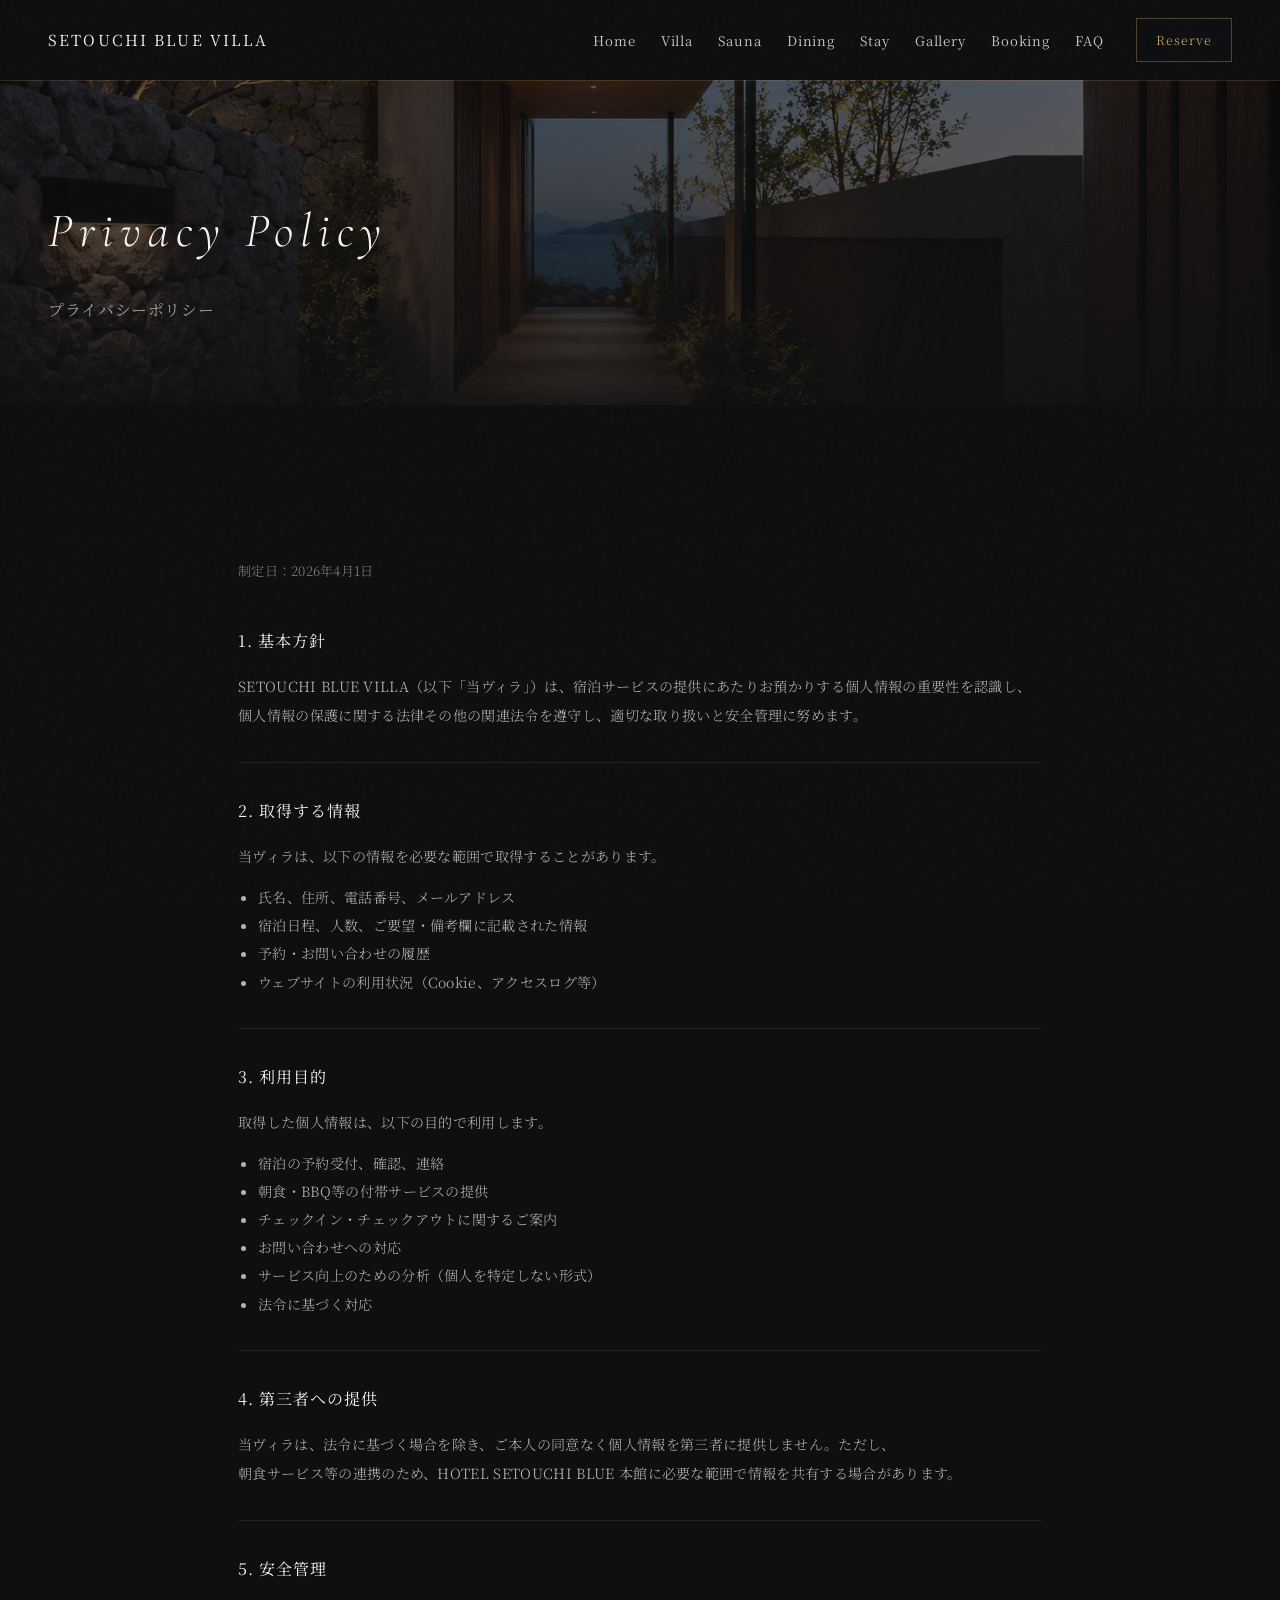
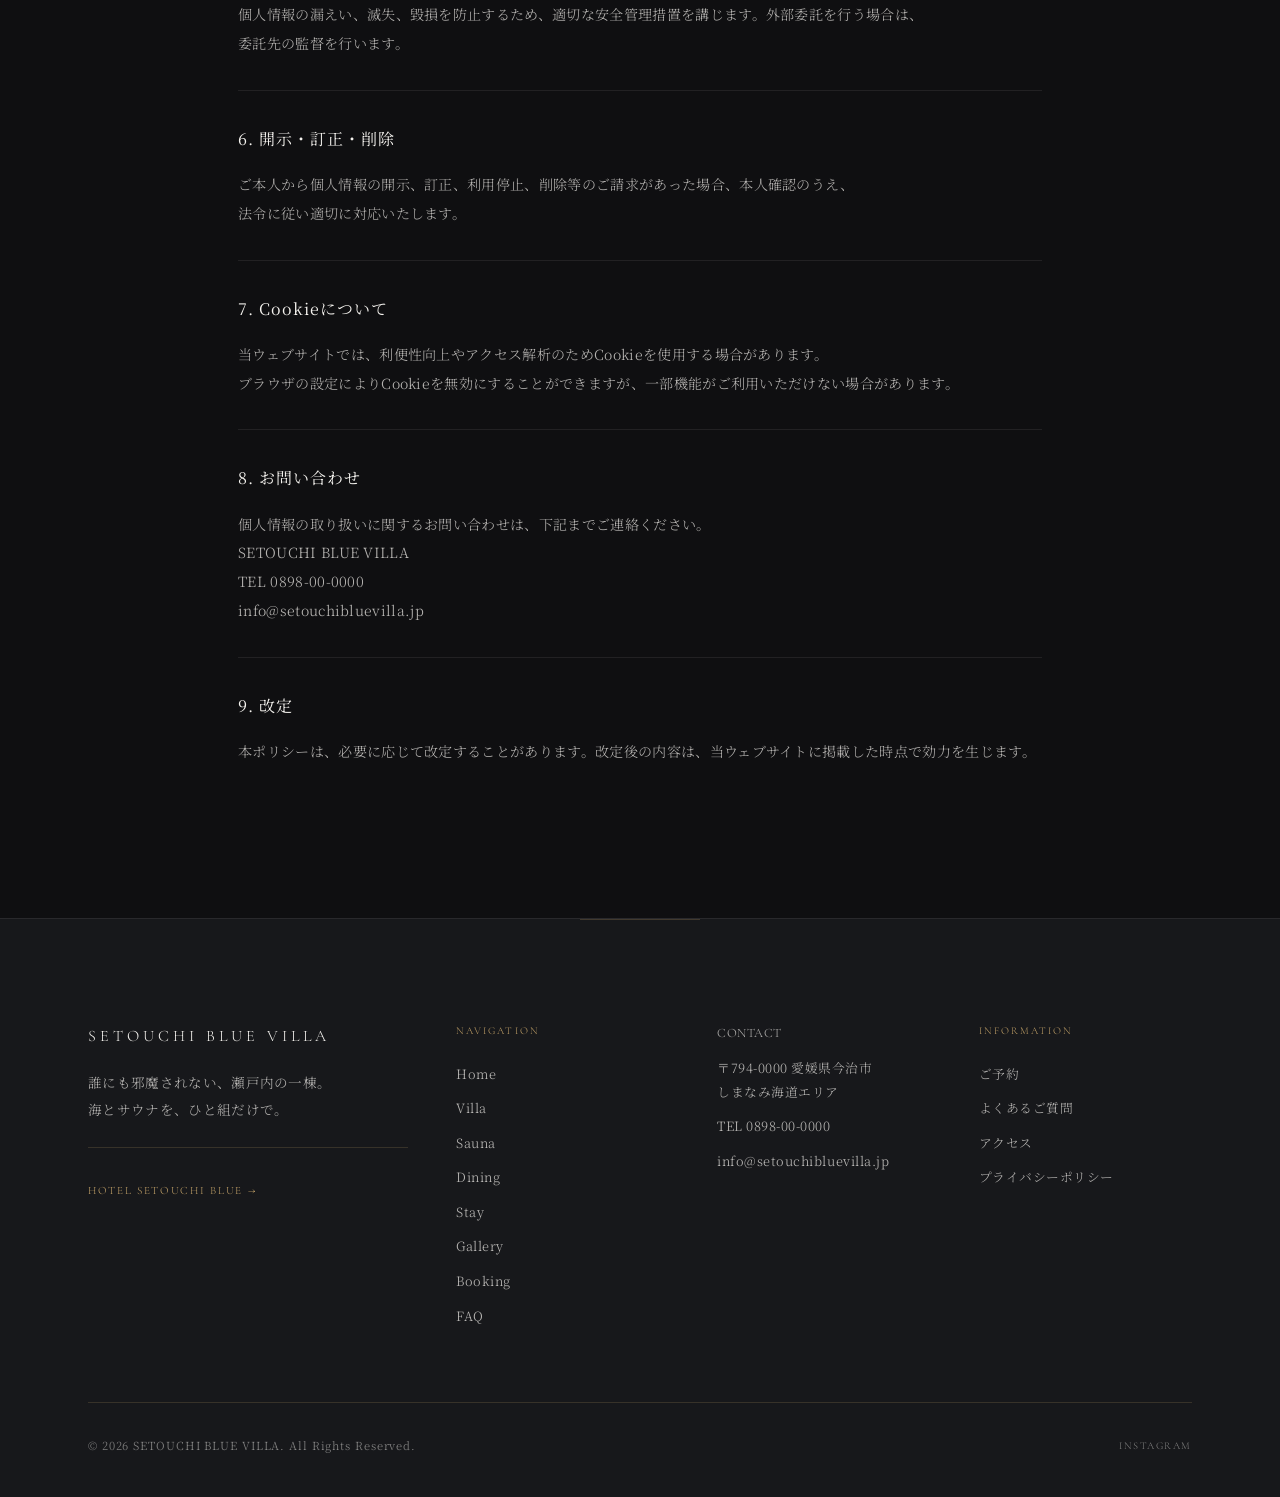
<file: privacy-policy.html>
<!DOCTYPE html>
<html lang="ja">
<head>
  <meta charset="UTF-8">
  <meta name="viewport" content="width=device-width, initial-scale=1, viewport-fit=cover">
  <link rel="icon" href="assets/favicon.jpg" type="image/jpeg">
  <link rel="apple-touch-icon" href="assets/favicon.jpg">
  <title>プライバシーポリシー｜SETOUCHI BLUE VILLA</title>
  <meta name="description" content="SETOUCHI BLUE VILLA のプライバシーポリシー。個人情報の取り扱いについて。">
  <meta name="robots" content="noindex">
  <link rel="preconnect" href="https://fonts.googleapis.com">
  <link rel="preconnect" href="https://fonts.gstatic.com" crossorigin>
  <link href="https://fonts.googleapis.com/css2?family=Cormorant+Garamond:ital,wght@0,300;0,400;0,500;1,300&family=Noto+Serif+JP:wght@200;300;400&display=swap" rel="stylesheet">
  <link rel="stylesheet" href="css/style.css?v=20260626-safearea4">
</head>
<body>

  <header class="site-header">
    <div class="header-inner">
      <a href="index.html" class="header-logo">
        <span class="header-logo__main">SETOUCHI BLUE VILLA</span>
      </a>
      <button class="hamburger" aria-label="メニューを開く" aria-controls="site-nav" aria-expanded="false"><span></span><span></span><span></span></button>
      <nav class="header-nav" id="site-nav">
        <ul class="nav-list">
          <li><a href="index.html">Home</a></li>
          <li><a href="villa.html">Villa</a></li>
          <li><a href="sauna.html">Sauna</a></li>
          <li><a href="dining.html">Dining</a></li>
          <li><a href="stay.html">Stay</a></li>
          <li><a href="gallery.html">Gallery</a></li>
          <li><a href="booking.html">Booking</a></li>
          <li><a href="faq.html">FAQ</a></li>
        </ul>
        <a href="booking.html" class="btn-reserve">Reserve</a>
      </nav>
    </div>
  </header>

  <main>
    <section class="page-hero page-hero--short">
      <div class="page-hero__bg">
        <img src="assets/images/setouchibluevilla-entrance.webp" alt="" width="1448" height="1086" decoding="async" fetchpriority="high">
      </div>
      <div class="page-hero__overlay"></div>
      <div class="page-hero__content">
        <h1 class="page-hero__title">Privacy Policy</h1>
        <p class="page-hero__subtitle">プライバシーポリシー</p>
      </div>
    </section>

    <section class="section">
      <div class="container container--narrow legal-page">
        <p class="section-lead legal-page__updated">制定日：2026年4月1日</p>

        <div class="legal-section">
          <h2 class="legal-section__title">1. 基本方針</h2>
          <p class="legal-section__text">SETOUCHI BLUE VILLA（以下「当ヴィラ」）は、宿泊サービスの提供にあたりお預かりする個人情報の重要性を認識し、個人情報の保護に関する法律その他の関連法令を遵守し、適切な取り扱いと安全管理に努めます。</p>
        </div>

        <div class="legal-section">
          <h2 class="legal-section__title">2. 取得する情報</h2>
          <p class="legal-section__text">当ヴィラは、以下の情報を必要な範囲で取得することがあります。</p>
          <ul class="legal-list">
            <li>氏名、住所、電話番号、メールアドレス</li>
            <li>宿泊日程、人数、ご要望・備考欄に記載された情報</li>
            <li>予約・お問い合わせの履歴</li>
            <li>ウェブサイトの利用状況（Cookie、アクセスログ等）</li>
          </ul>
        </div>

        <div class="legal-section">
          <h2 class="legal-section__title">3. 利用目的</h2>
          <p class="legal-section__text">取得した個人情報は、以下の目的で利用します。</p>
          <ul class="legal-list">
            <li>宿泊の予約受付、確認、連絡</li>
            <li>朝食・BBQ等の付帯サービスの提供</li>
            <li>チェックイン・チェックアウトに関するご案内</li>
            <li>お問い合わせへの対応</li>
            <li>サービス向上のための分析（個人を特定しない形式）</li>
            <li>法令に基づく対応</li>
          </ul>
        </div>

        <div class="legal-section">
          <h2 class="legal-section__title">4. 第三者への提供</h2>
          <p class="legal-section__text">当ヴィラは、法令に基づく場合を除き、ご本人の同意なく個人情報を第三者に提供しません。ただし、朝食サービス等の連携のため、HOTEL SETOUCHI BLUE 本館に必要な範囲で情報を共有する場合があります。</p>
        </div>

        <div class="legal-section">
          <h2 class="legal-section__title">5. 安全管理</h2>
          <p class="legal-section__text">個人情報の漏えい、滅失、毀損を防止するため、適切な安全管理措置を講じます。外部委託を行う場合は、委託先の監督を行います。</p>
        </div>

        <div class="legal-section">
          <h2 class="legal-section__title">6. 開示・訂正・削除</h2>
          <p class="legal-section__text">ご本人から個人情報の開示、訂正、利用停止、削除等のご請求があった場合、本人確認のうえ、法令に従い適切に対応いたします。</p>
        </div>

        <div class="legal-section">
          <h2 class="legal-section__title">7. Cookieについて</h2>
          <p class="legal-section__text">当ウェブサイトでは、利便性向上やアクセス解析のためCookieを使用する場合があります。ブラウザの設定によりCookieを無効にすることができますが、一部機能がご利用いただけない場合があります。</p>
        </div>

        <div class="legal-section">
          <h2 class="legal-section__title">8. お問い合わせ</h2>
          <p class="legal-section__text">個人情報の取り扱いに関するお問い合わせは、下記までご連絡ください。</p>
          <p class="legal-section__text">SETOUCHI BLUE VILLA<br>TEL 0898-00-0000<br>info@setouchibluevilla.jp</p>
        </div>

        <div class="legal-section">
          <h2 class="legal-section__title">9. 改定</h2>
          <p class="legal-section__text">本ポリシーは、必要に応じて改定することがあります。改定後の内容は、当ウェブサイトに掲載した時点で効力を生じます。</p>
        </div>
      </div>
    </section>
  </main>

  <footer class="site-footer">
    <div class="container">
      <div class="footer-grid">
        <div class="footer-brand">
          <p class="footer-brand__name">SETOUCHI BLUE VILLA</p>
          <p class="footer-brand__concept">誰にも邪魔されない、瀬戸内の一棟。海とサウナを、ひと組だけで。</p>
          <div class="footer-sister"><a href="https://dohiwebc.github.io/HOTELSETOUCHIBLUE/" target="_blank" rel="noopener">HOTEL SETOUCHI BLUE →</a></div>
        </div>
        <div>
          <p class="footer-heading">Navigation</p>
          <nav class="footer-nav">
            <a href="index.html">Home</a><a href="villa.html">Villa</a><a href="sauna.html">Sauna</a>
            <a href="dining.html">Dining</a><a href="stay.html">Stay</a><a href="gallery.html">Gallery</a><a href="booking.html">Booking</a><a href="faq.html">FAQ</a>
          </nav>
        </div>
        <div class="footer-contact">
          <p class="footer-heading">Contact</p>
          <p class="address">〒794-0000 愛媛県今治市<br>しまなみ海道エリア</p>
          <p>TEL 0898-00-0000</p>
          <p>info@setouchibluevilla.jp</p>
        </div>
        <div>
          <p class="footer-heading">Information</p>
          <nav class="footer-nav">
            <a href="booking.html">ご予約</a><a href="faq.html">よくあるご質問</a><a href="booking.html#access">アクセス</a><a href="privacy-policy.html">プライバシーポリシー</a>
          </nav>
        </div>
      </div>
      <div class="footer-bottom">
        <p class="footer-bottom__copy">&copy; 2026 SETOUCHI BLUE VILLA. All Rights Reserved.</p>
        <div class="footer-sns"><a href="#">Instagram</a></div>
      </div>
    </div>
  </footer>
  <script src="js/main.js?v=20260626-safearea4"></script>
</body>
</html>
</file>
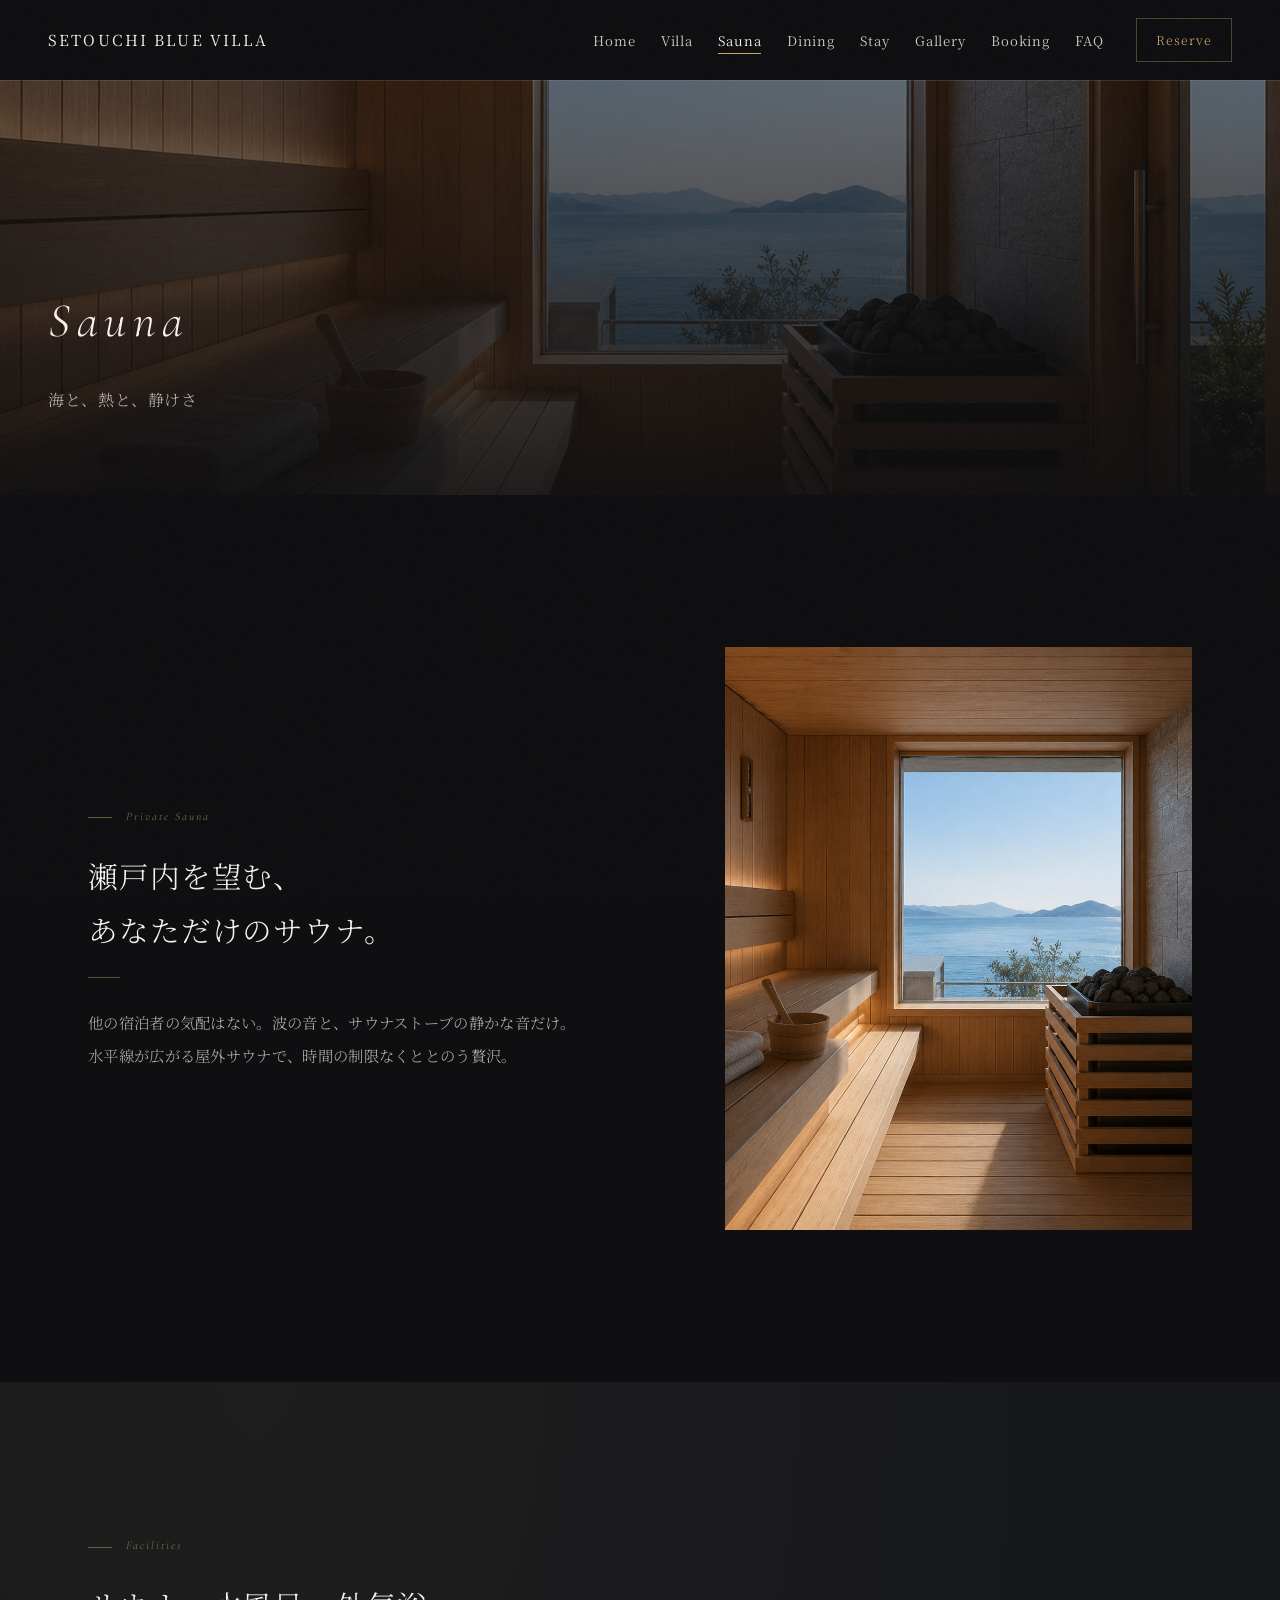
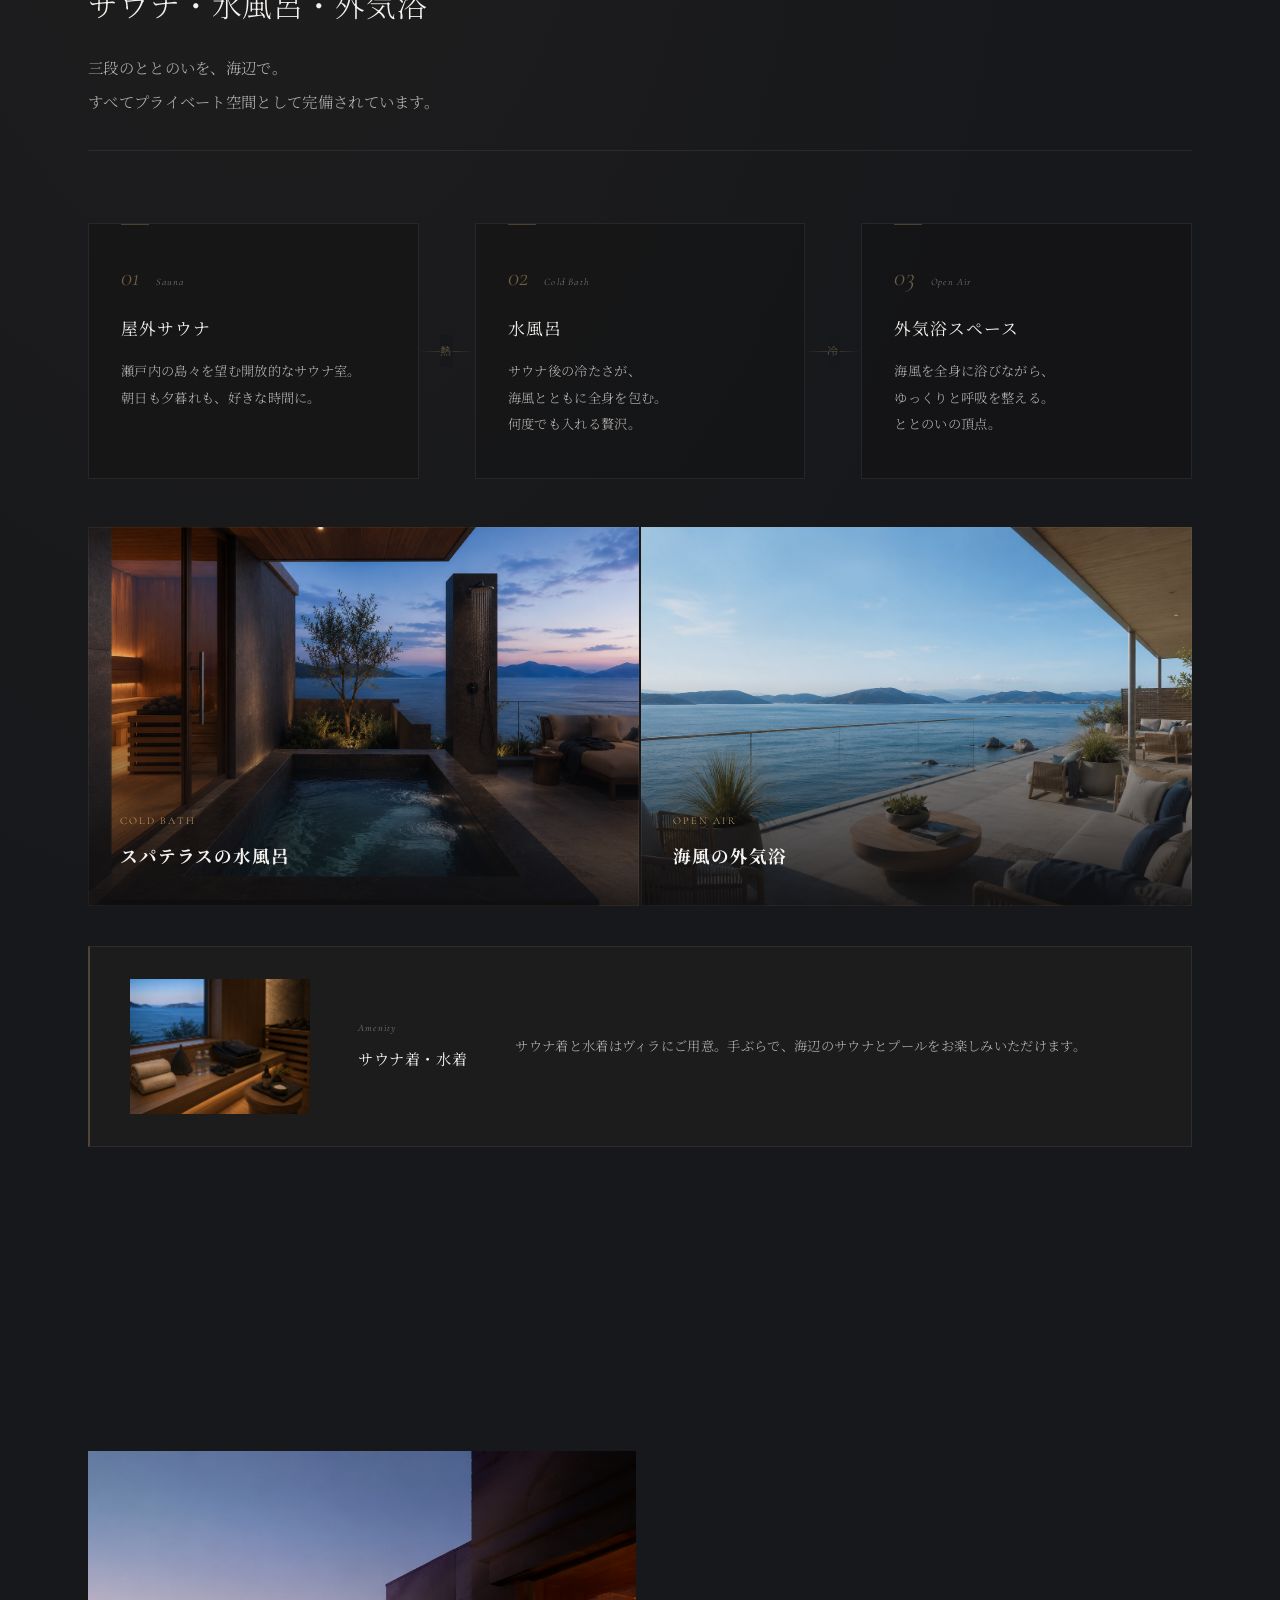
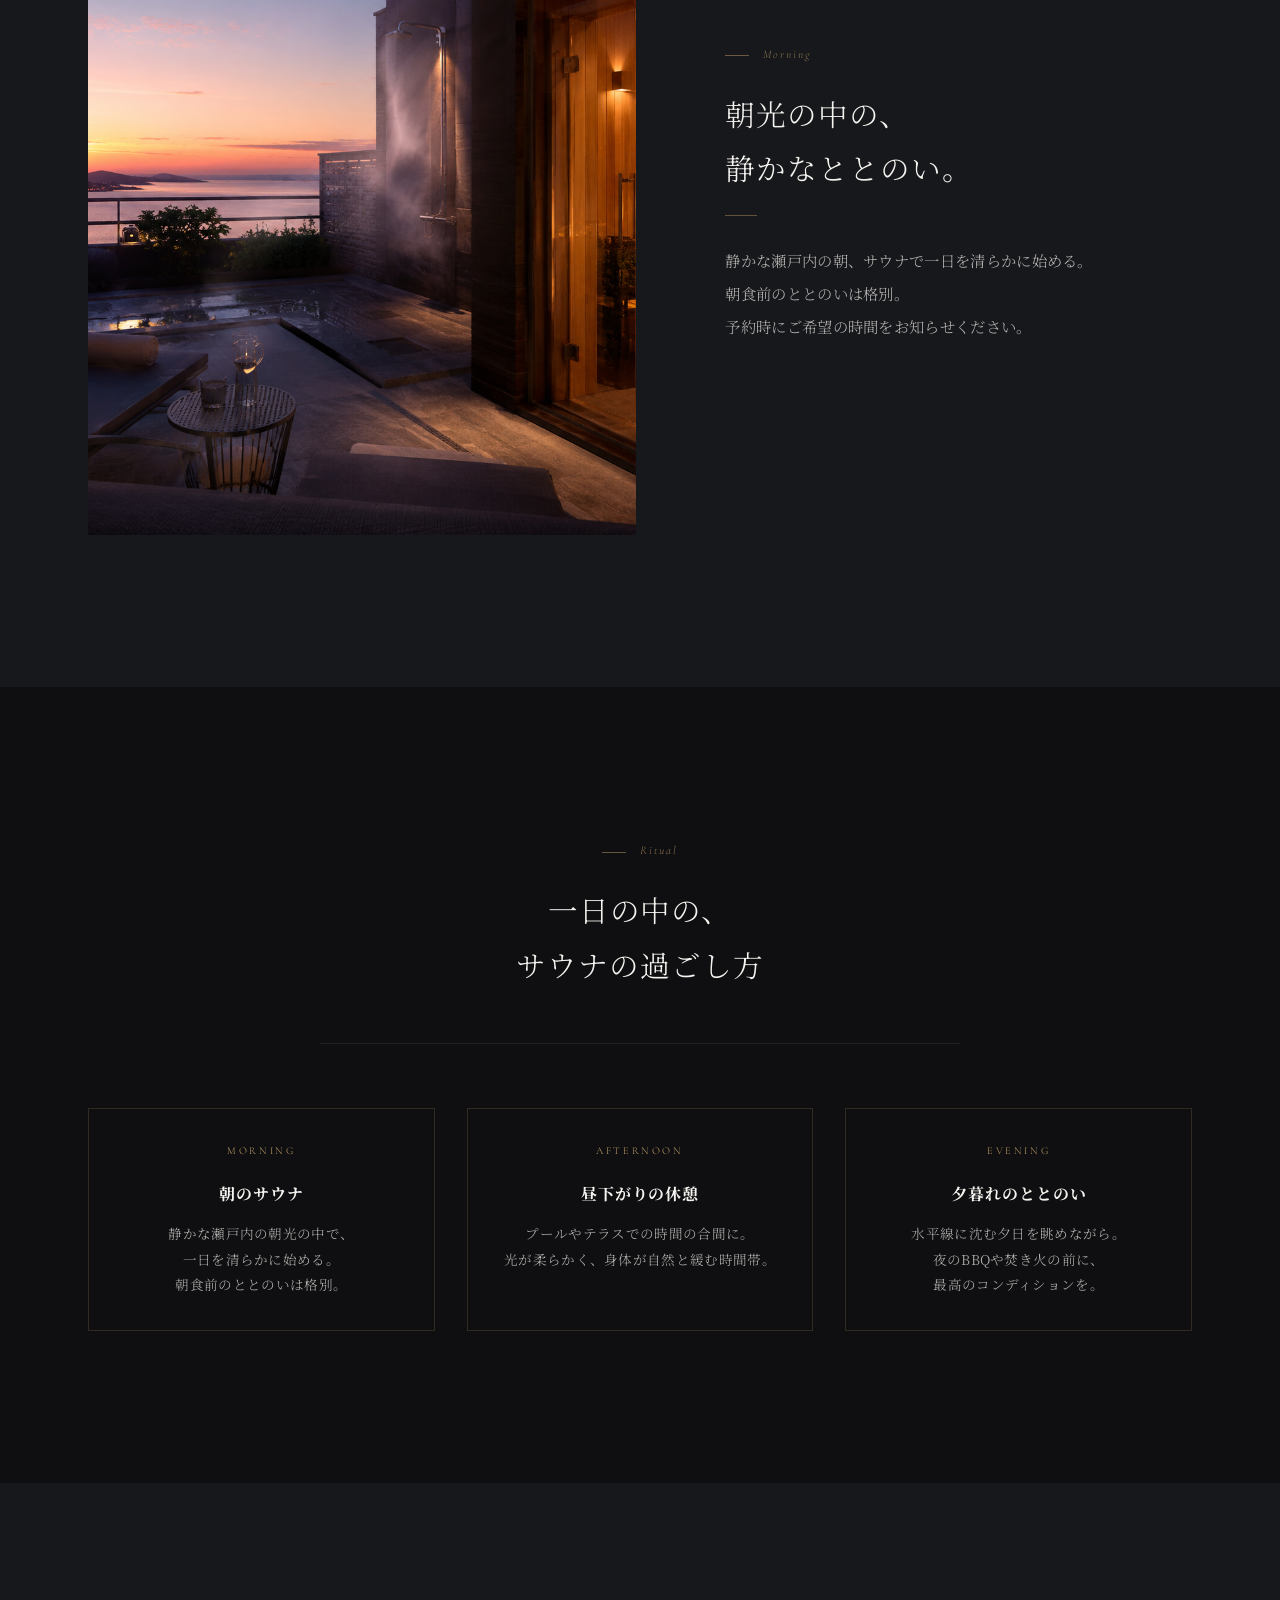
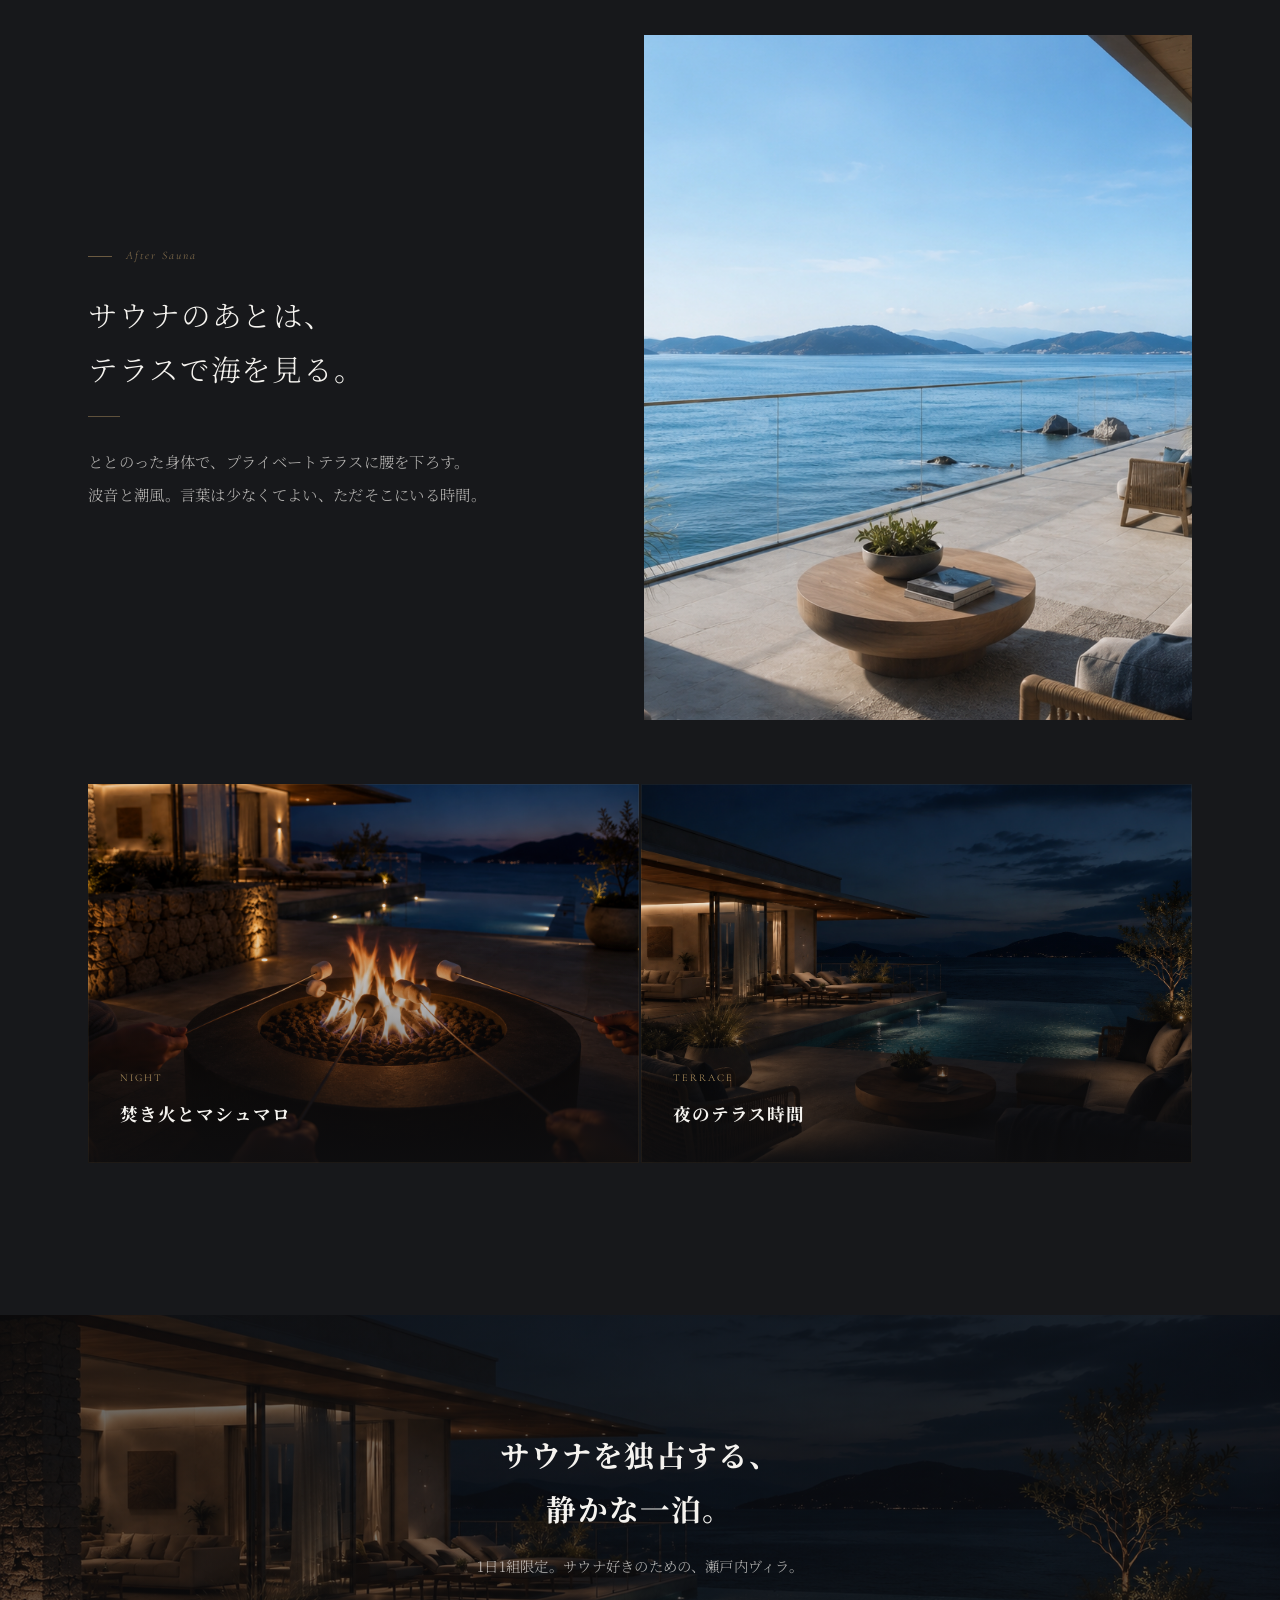
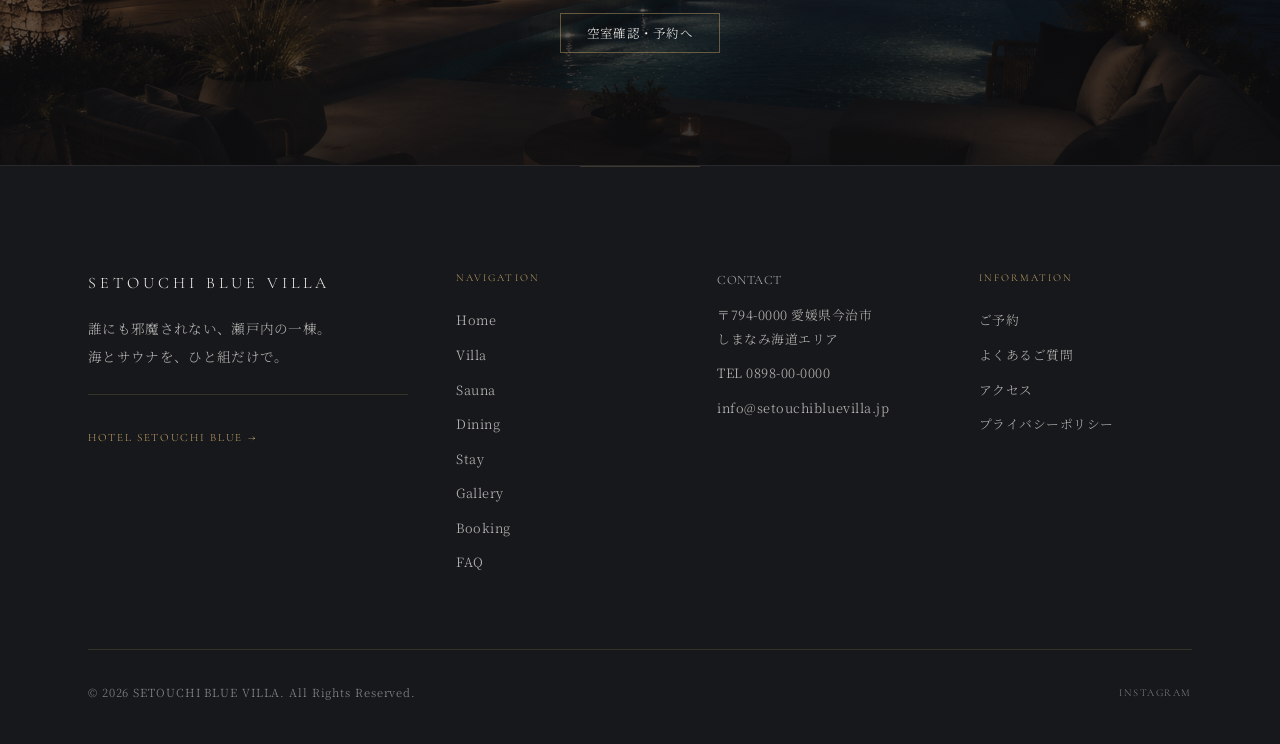
<file: sauna.html>
<!DOCTYPE html>
<html lang="ja">
<head>
  <meta charset="UTF-8">
  <meta name="viewport" content="width=device-width, initial-scale=1, viewport-fit=cover">
  <link rel="icon" href="assets/favicon.jpg" type="image/jpeg">
  <link rel="apple-touch-icon" href="assets/favicon.jpg">
  <title>Sauna｜SETOUCHI BLUE VILLA</title>
  <meta name="description" content="瀬戸内の水平線を望むプライベートサウナ。水風呂、外気浴、海風とのととのい体験。1日1組限定で、サウナを独占できる高級ヴィラ。">
  <meta property="og:title" content="Sauna｜SETOUCHI BLUE VILLA">
  <meta property="og:description" content="瀬戸内の水平線を望むプライベートサウナ。水風呂、外気浴、海風とのととのい体験。">
  <meta property="og:image" content="assets/images/setouchibluevilla-private-sauna.webp">
  <meta property="og:type" content="website">
  <link rel="preconnect" href="https://fonts.googleapis.com">
  <link rel="preconnect" href="https://fonts.gstatic.com" crossorigin>
  <link href="https://fonts.googleapis.com/css2?family=Cormorant+Garamond:ital,wght@0,300;0,400;0,500;1,300&family=Noto+Serif+JP:wght@200;300;400&display=swap" rel="stylesheet">
  <link rel="stylesheet" href="css/style.css?v=20260626-safearea4">
</head>
<body>

  <header class="site-header">
    <div class="header-inner">
      <a href="index.html" class="header-logo">
        <span class="header-logo__main">SETOUCHI BLUE VILLA</span>
      </a>
      <button class="hamburger" aria-label="メニューを開く" aria-controls="site-nav" aria-expanded="false"><span></span><span></span><span></span></button>
      <nav class="header-nav" id="site-nav">
        <ul class="nav-list">
          <li><a href="index.html">Home</a></li>
          <li><a href="villa.html">Villa</a></li>
          <li><a href="sauna.html">Sauna</a></li>
          <li><a href="dining.html">Dining</a></li>
          <li><a href="stay.html">Stay</a></li>
          <li><a href="gallery.html">Gallery</a></li>
          <li><a href="booking.html">Booking</a></li>
          <li><a href="faq.html">FAQ</a></li>
        </ul>
        <a href="booking.html" class="btn-reserve">Reserve</a>
      </nav>
    </div>
  </header>

  <main>
    <section class="page-hero">
      <div class="page-hero__bg">
        <img src="assets/images/setouchibluevilla-private-sauna.webp" alt="プライベートサウナ" width="1448" height="1086" decoding="async" fetchpriority="high">
      </div>
      <div class="page-hero__overlay"></div>
      <div class="page-hero__content">
        <h1 class="page-hero__title">Sauna</h1>
        <p class="page-hero__subtitle">海と、熱と、静けさ</p>
      </div>
    </section>

    <section class="section">
      <div class="container">
        <div class="split fade-in">
          <div class="split__text">
            <span class="section-label">Private Sauna</span>
            <h2 class="section-title">瀬戸内を望む、<br>あなただけのサウナ。</h2>
            <div class="gold-line"></div>
            <p class="section-lead">他の宿泊者の気配はない。波の音と、サウナストーブの静かな音だけ。<br>水平線が広がる屋外サウナで、時間の制限なくととのう贅沢。</p>
          </div>
          <div class="split__image">
            <img src="assets/images/setouchibluevilla-private-sauna.webp" alt="海が見えるサウナ" width="1448" height="1086" decoding="async" loading="lazy">
          </div>
        </div>
      </div>
    </section>

    <section class="section section--dark section--textured">
      <div class="container">
        <div class="section-intro fade-in">
          <span class="section-label">Facilities</span>
          <h2 class="section-title">サウナ・水風呂・外気浴</h2>
          <p class="section-lead">三段のととのいを、海辺で。<br>すべてプライベート空間として完備されています。</p>
        </div>

        <div class="totonoi-flow fade-in">
          <article class="totonoi-step">
            <header class="totonoi-step__head">
              <span class="totonoi-step__num">01</span>
              <p class="totonoi-step__en">Sauna</p>
            </header>
            <h3 class="totonoi-step__title">屋外サウナ</h3>
            <p class="totonoi-step__text">瀬戸内の島々を望む開放的なサウナ室。朝日も夕暮れも、好きな時間に。</p>
          </article>

          <div class="totonoi-connector" aria-hidden="true"><span>熱</span></div>

          <article class="totonoi-step">
            <header class="totonoi-step__head">
              <span class="totonoi-step__num">02</span>
              <p class="totonoi-step__en">Cold Bath</p>
            </header>
            <h3 class="totonoi-step__title">水風呂</h3>
            <p class="totonoi-step__text">サウナ後の冷たさが、海風とともに全身を包む。何度でも入れる贅沢。</p>
          </article>

          <div class="totonoi-connector" aria-hidden="true"><span>冷</span></div>

          <article class="totonoi-step">
            <header class="totonoi-step__head">
              <span class="totonoi-step__num">03</span>
              <p class="totonoi-step__en">Open Air</p>
            </header>
            <h3 class="totonoi-step__title">外気浴スペース</h3>
            <p class="totonoi-step__text">海風を全身に浴びながら、ゆっくりと呼吸を整える。ととのいの頂点。</p>
          </article>
        </div>

        <div class="feature-row fade-in" style="margin-top: 3rem;">
          <div class="feature-item">
            <img src="assets/images/setouchibluevilla-cold-bath.webp" alt="海が見える水風呂" width="1448" height="1086" decoding="async" loading="lazy">
            <div class="feature-item__overlay">
              <span class="feature-item__label">Cold Bath</span>
              <h3 class="feature-item__title">スパテラスの水風呂</h3>
            </div>
          </div>
          <div class="feature-item">
            <img src="assets/images/setouchibluevilla-terrace-ocean.webp" alt="外気浴テラス" width="1672" height="941" decoding="async" loading="lazy">
            <div class="feature-item__overlay">
              <span class="feature-item__label">Open Air</span>
              <h3 class="feature-item__title">海風の外気浴</h3>
            </div>
          </div>
        </div>

        <aside class="totonoi-amenity fade-in">
          <div class="totonoi-amenity__image">
            <img src="assets/images/setouchibluevilla-sauna-amenity.webp" alt="サウナ用アメニティ" width="1448" height="1086" decoding="async" loading="lazy">
          </div>
          <div class="totonoi-amenity__label">
            <span class="totonoi-amenity__en">Amenity</span>
            <h3 class="totonoi-amenity__title">サウナ着・水着</h3>
          </div>
          <p class="totonoi-amenity__text">サウナ着と水着はヴィラにご用意。手ぶらで、海辺のサウナとプールをお楽しみいただけます。</p>
        </aside>
      </div>
    </section>

    <section class="section section--dark">
      <div class="container">
        <div class="split fade-in">
          <div class="split__image">
            <img src="assets/images/setouchibluevilla-morning-sauna.webp" alt="朝のサウナ" width="1448" height="1086" decoding="async" loading="lazy">
          </div>
          <div class="split__text">
            <span class="section-label">Morning</span>
            <h2 class="section-title">朝光の中の、<br>静かなととのい。</h2>
            <div class="gold-line"></div>
            <p class="section-lead">静かな瀬戸内の朝、サウナで一日を清らかに始める。<br>朝食前のととのいは格別。予約時にご希望の時間をお知らせください。</p>
          </div>
        </div>
      </div>
    </section>

    <section class="section">
      <div class="container">
        <div class="section-header fade-in">
          <span class="section-label">Ritual</span>
          <h2 class="section-title">一日の中の、<br>サウナの過ごし方</h2>
        </div>
        <div class="ritual-grid fade-in">
          <article class="ritual-card">
            <p class="ritual-card__time">Morning</p>
            <h3 class="ritual-card__title">朝のサウナ</h3>
            <p class="ritual-card__text">静かな瀬戸内の朝光の中で、一日を清らかに始める。朝食前のととのいは格別。</p>
          </article>
          <article class="ritual-card">
            <p class="ritual-card__time">Afternoon</p>
            <h3 class="ritual-card__title">昼下がりの休憩</h3>
            <p class="ritual-card__text">プールやテラスでの時間の合間に。光が柔らかく、身体が自然と緩む時間帯。</p>
          </article>
          <article class="ritual-card">
            <p class="ritual-card__time">Evening</p>
            <h3 class="ritual-card__title">夕暮れのととのい</h3>
            <p class="ritual-card__text">水平線に沈む夕日を眺めながら。夜のBBQや焚き火の前に、最高のコンディションを。</p>
          </article>
        </div>
      </div>
    </section>

    <section class="section section--dark">
      <div class="container">
        <div class="split split--reverse fade-in">
          <div class="split__image">
            <img src="assets/images/setouchibluevilla-terrace-ocean.webp" alt="サウナ後のテラス" width="1672" height="941" decoding="async" loading="lazy">
          </div>
          <div class="split__text">
            <span class="section-label">After Sauna</span>
            <h2 class="section-title">サウナのあとは、<br>テラスで海を見る。</h2>
            <div class="gold-line"></div>
            <p class="section-lead">ととのった身体で、プライベートテラスに腰を下ろす。<br>波音と潮風。言葉は少なくてよい、ただそこにいる時間。</p>
          </div>
        </div>
        <div class="feature-row fade-in" style="margin-top: 4rem;">
          <div class="feature-item">
            <img src="assets/images/setouchibluevilla-marshmallow-firepit.webp" alt="マシュマロ焚き火" width="1672" height="941" decoding="async" loading="lazy">
            <div class="feature-item__overlay">
              <span class="feature-item__label">Night</span>
              <h3 class="feature-item__title">焚き火とマシュマロ</h3>
            </div>
          </div>
          <div class="feature-item">
            <img src="assets/images/setouchibluevilla-night-terrace.webp" alt="夜のテラス" width="1672" height="941" decoding="async" loading="lazy">
            <div class="feature-item__overlay">
              <span class="feature-item__label">Terrace</span>
              <h3 class="feature-item__title">夜のテラス時間</h3>
            </div>
          </div>
        </div>
      </div>
    </section>

    <section class="cta-section">
      <div class="cta-section__bg">
        <img src="assets/images/setouchibluevilla-night-terrace.webp" alt="夜のヴィラ" width="1672" height="941" decoding="async" loading="lazy">
      </div>
      <div class="cta-section__overlay"></div>
      <div class="cta-section__content fade-in">
        <h2 class="cta-section__title">サウナを独占する、<br>静かな一泊。</h2>
        <p class="cta-section__text">1日1組限定。サウナ好きのための、瀬戸内ヴィラ。</p>
        <a href="booking.html" class="btn btn--primary">空室確認・予約へ</a>
      </div>
    </section>
  </main>

  <footer class="site-footer">
    <div class="container">
      <div class="footer-grid">
        <div class="footer-brand">
          <p class="footer-brand__name">SETOUCHI BLUE VILLA</p>
          <p class="footer-brand__concept">誰にも邪魔されない、瀬戸内の一棟。海とサウナを、ひと組だけで。</p>
          <div class="footer-sister"><a href="https://dohiwebc.github.io/HOTELSETOUCHIBLUE/" target="_blank" rel="noopener">HOTEL SETOUCHI BLUE →</a></div>
        </div>
        <div>
          <p class="footer-heading">Navigation</p>
          <nav class="footer-nav">
            <a href="index.html">Home</a><a href="villa.html">Villa</a><a href="sauna.html">Sauna</a>
            <a href="dining.html">Dining</a><a href="stay.html">Stay</a><a href="gallery.html">Gallery</a><a href="booking.html">Booking</a><a href="faq.html">FAQ</a>
          </nav>
        </div>
        <div class="footer-contact">
          <p class="footer-heading">Contact</p>
          <p class="address">〒794-0000 愛媛県今治市<br>しまなみ海道エリア</p>
          <p>TEL 0898-00-0000</p>
          <p>info@setouchibluevilla.jp</p>
        </div>
        <div>
          <p class="footer-heading">Information</p>
          <nav class="footer-nav">
            <a href="booking.html">ご予約</a><a href="faq.html">よくあるご質問</a><a href="booking.html#access">アクセス</a><a href="privacy-policy.html">プライバシーポリシー</a>
          </nav>
        </div>
      </div>
      <div class="footer-bottom">
        <p class="footer-bottom__copy">&copy; 2026 SETOUCHI BLUE VILLA. All Rights Reserved.</p>
        <div class="footer-sns"><a href="#">Instagram</a></div>
      </div>
    </div>
  </footer>
  <script src="js/main.js?v=20260626-safearea4"></script>
</body>
</html>
</file>
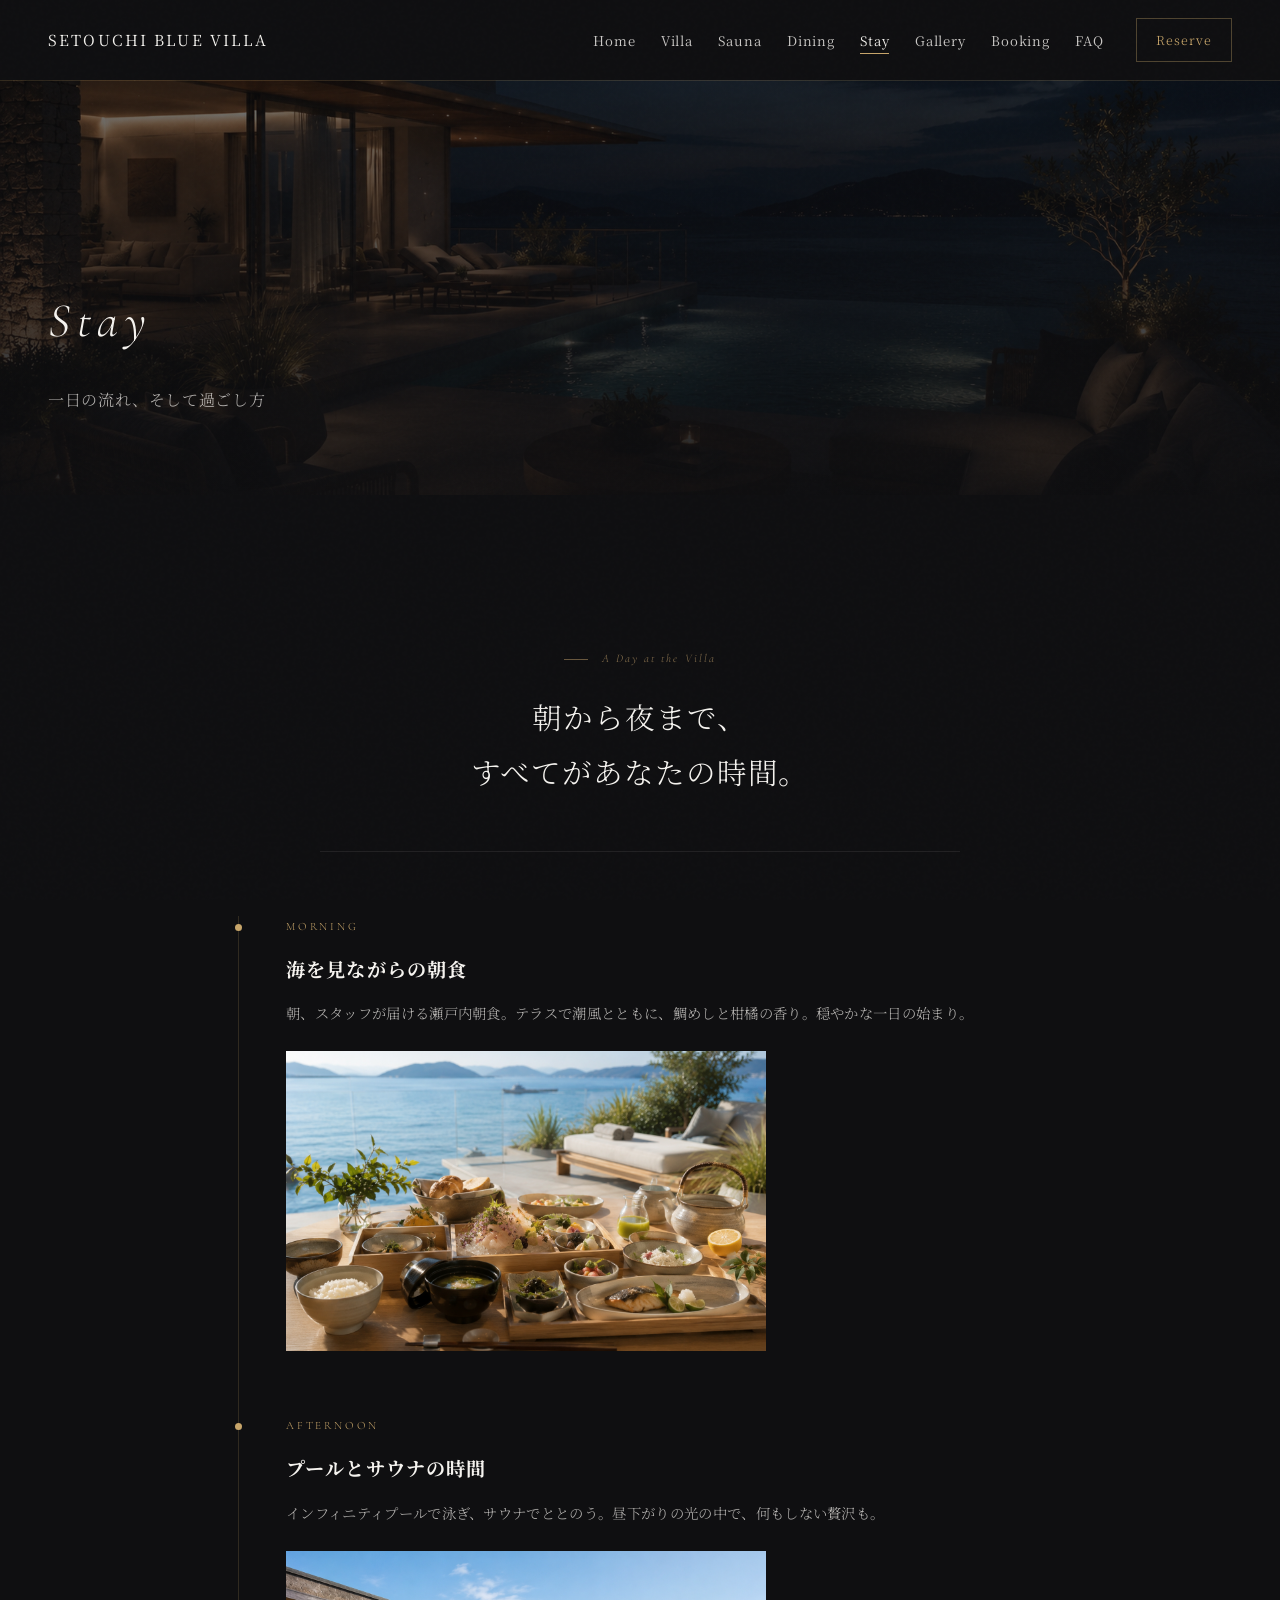
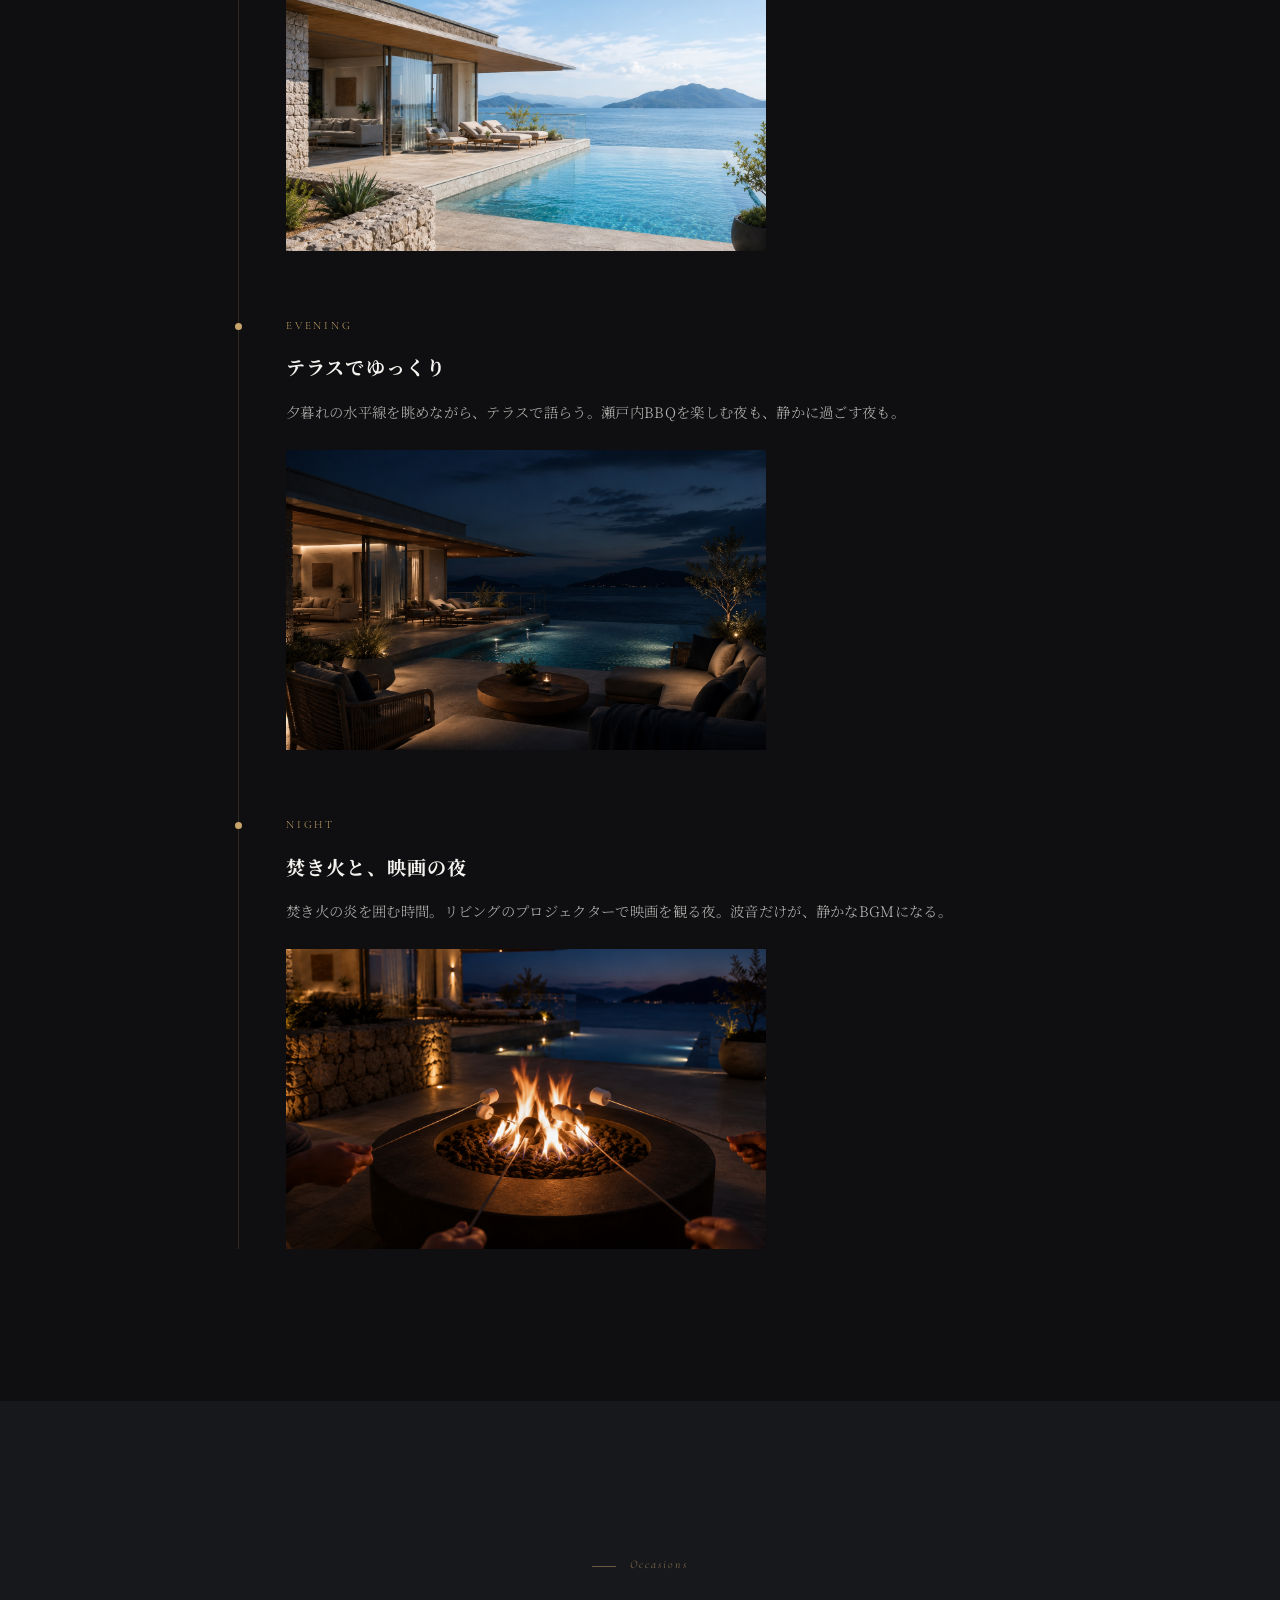
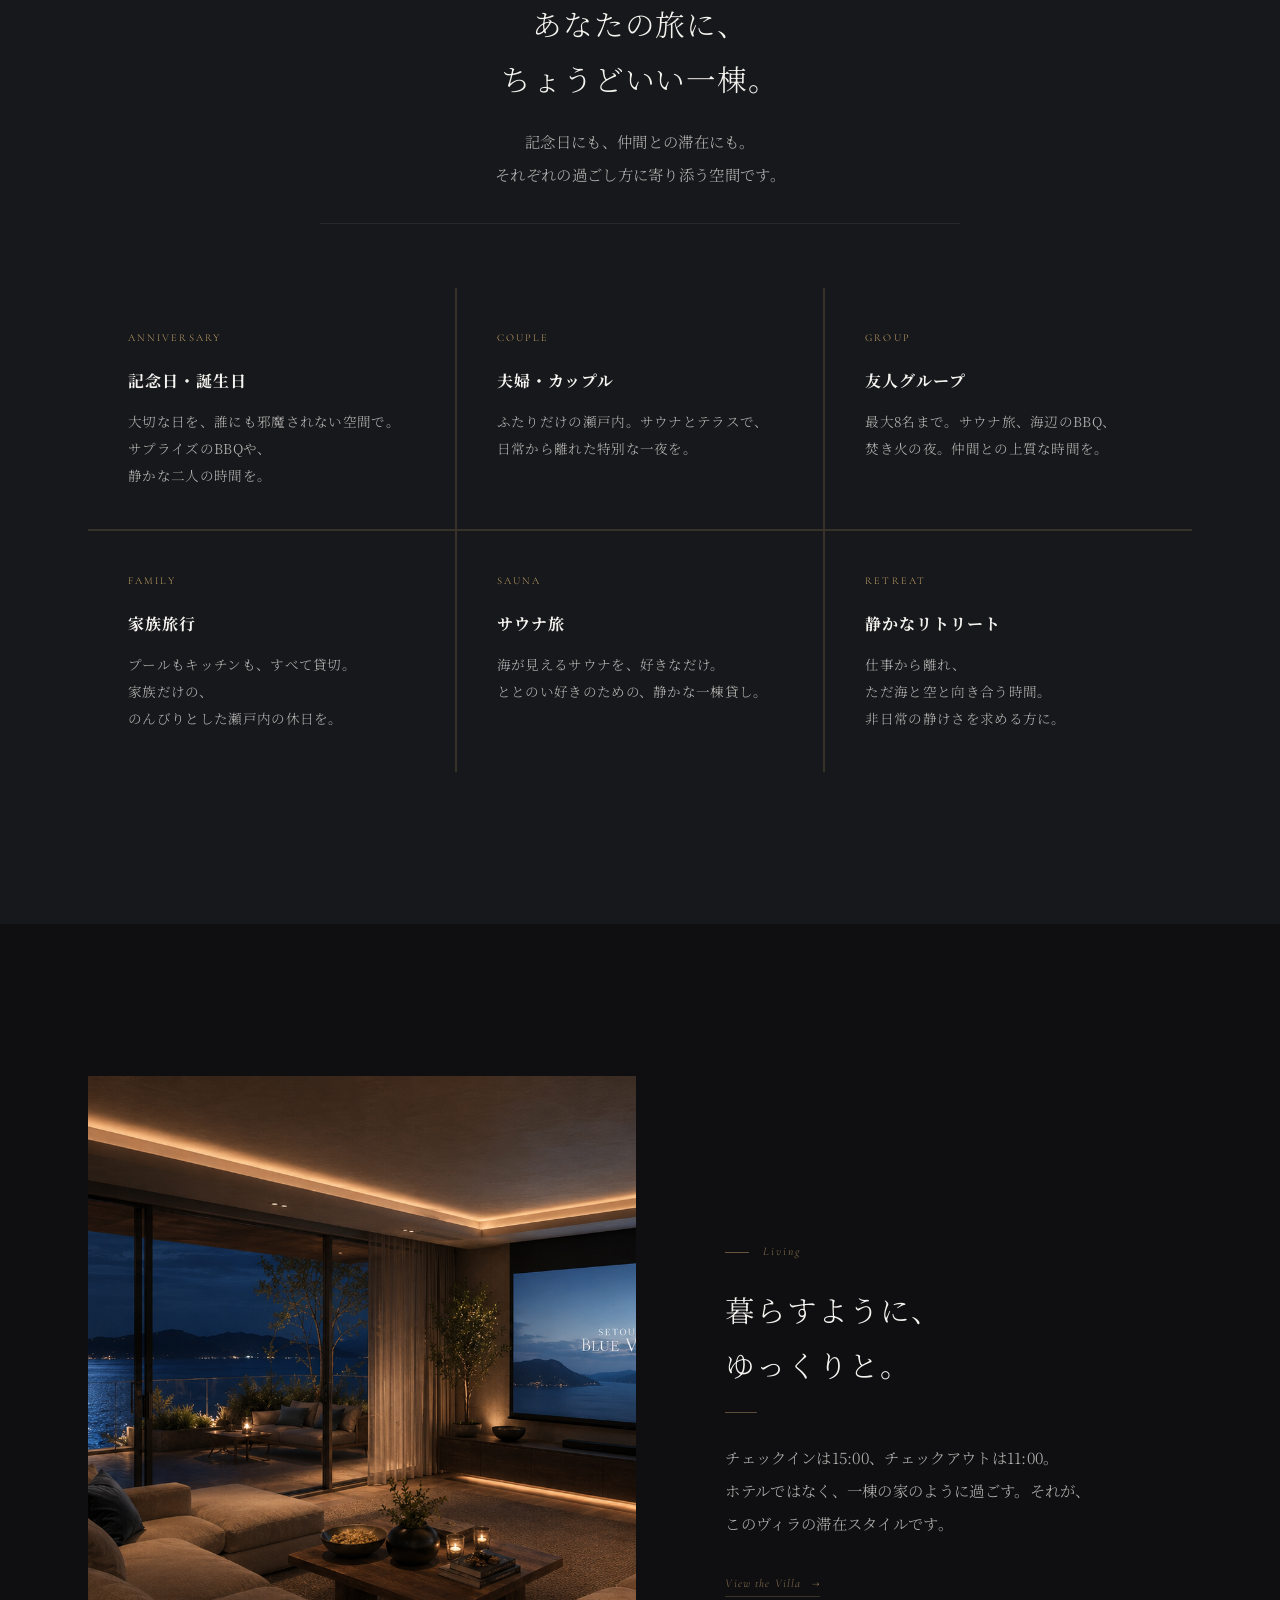
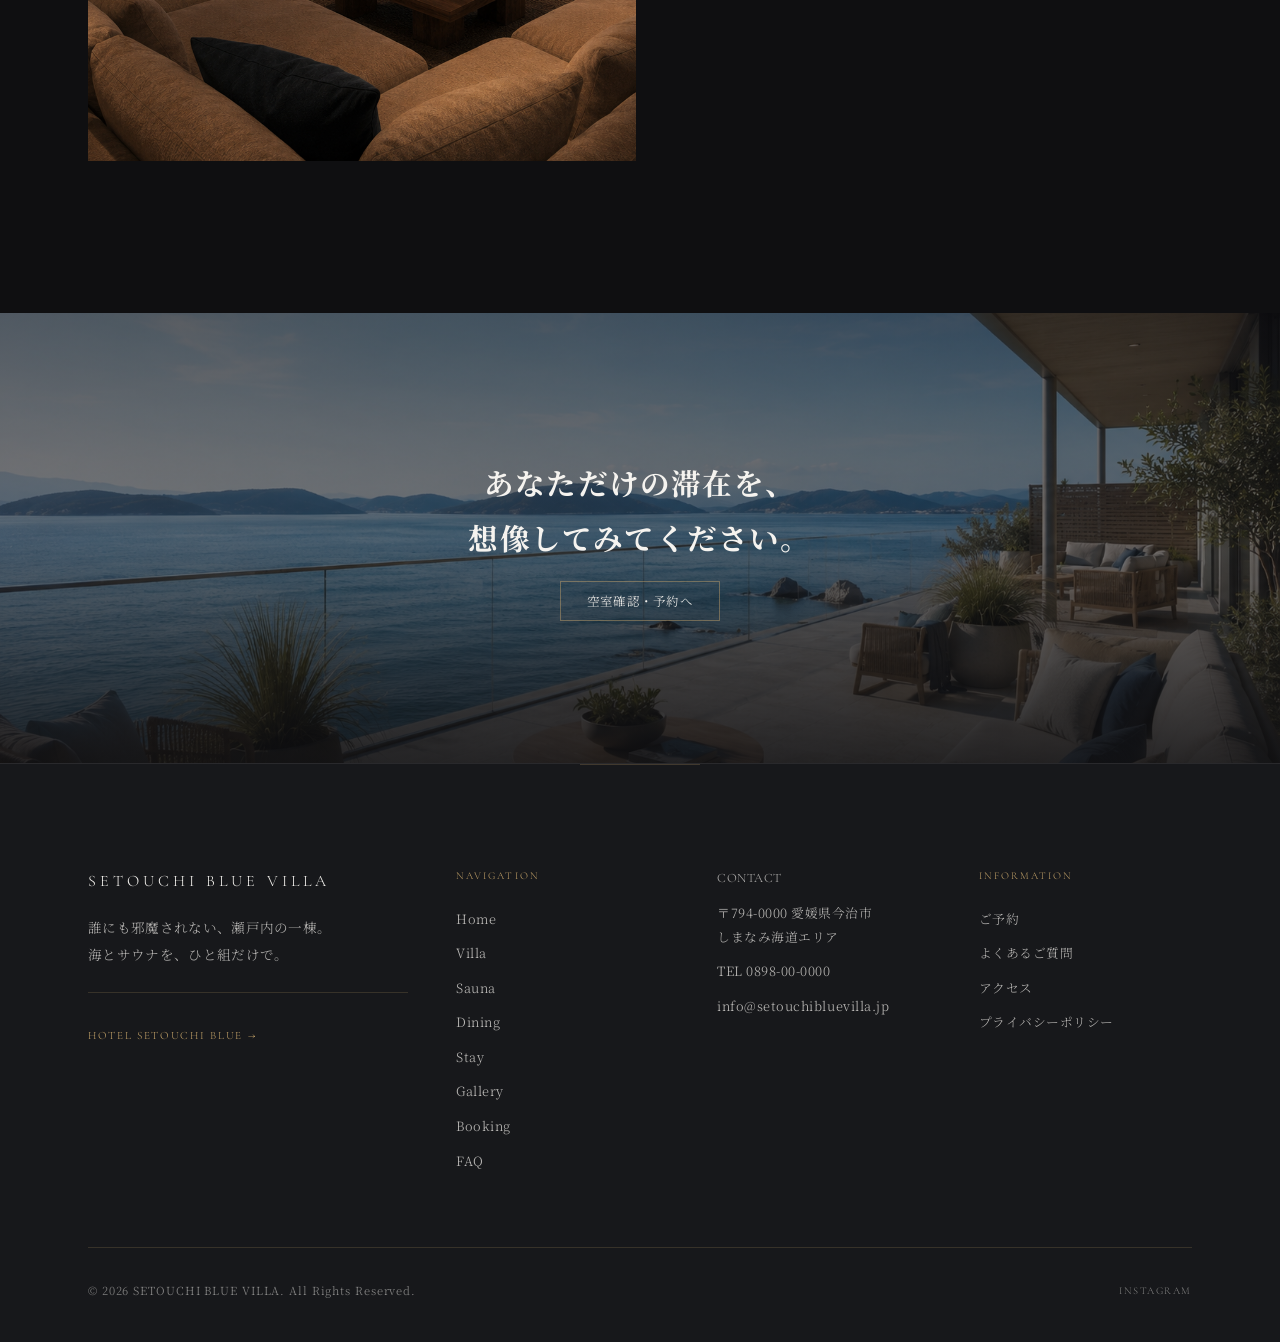
<file: stay.html>
<!DOCTYPE html>
<html lang="ja">
<head>
  <meta charset="UTF-8">
  <meta name="viewport" content="width=device-width, initial-scale=1, viewport-fit=cover">
  <link rel="icon" href="assets/favicon.jpg" type="image/jpeg">
  <link rel="apple-touch-icon" href="assets/favicon.jpg">
  <title>Stay｜SETOUCHI BLUE VILLA</title>
  <meta name="description" content="記念日、カップル、グループ、家族旅行、サウナ旅。瀬戸内の一棟で過ごす、朝から夜までの特別な時間。">
  <meta property="og:title" content="Stay｜SETOUCHI BLUE VILLA">
  <meta property="og:description" content="記念日、カップル、グループ、家族旅行、サウナ旅。瀬戸内の一棟で過ごす、朝から夜までの特別な時間。">
  <meta property="og:image" content="assets/images/setouchibluevilla-night-terrace.webp">
  <meta property="og:type" content="website">
  <link rel="preconnect" href="https://fonts.googleapis.com">
  <link rel="preconnect" href="https://fonts.gstatic.com" crossorigin>
  <link href="https://fonts.googleapis.com/css2?family=Cormorant+Garamond:ital,wght@0,300;0,400;0,500;1,300&family=Noto+Serif+JP:wght@200;300;400&display=swap" rel="stylesheet">
  <link rel="stylesheet" href="css/style.css?v=20260626-safearea4">
</head>
<body>

  <header class="site-header">
    <div class="header-inner">
      <a href="index.html" class="header-logo">
        <span class="header-logo__main">SETOUCHI BLUE VILLA</span>
      </a>
      <button class="hamburger" aria-label="メニューを開く" aria-controls="site-nav" aria-expanded="false"><span></span><span></span><span></span></button>
      <nav class="header-nav" id="site-nav">
        <ul class="nav-list">
          <li><a href="index.html">Home</a></li>
          <li><a href="villa.html">Villa</a></li>
          <li><a href="sauna.html">Sauna</a></li>
          <li><a href="dining.html">Dining</a></li>
          <li><a href="stay.html">Stay</a></li>
          <li><a href="gallery.html">Gallery</a></li>
          <li><a href="booking.html">Booking</a></li>
          <li><a href="faq.html">FAQ</a></li>
        </ul>
        <a href="booking.html" class="btn-reserve">Reserve</a>
      </nav>
    </div>
  </header>

  <main>
    <section class="page-hero">
      <div class="page-hero__bg">
        <img src="assets/images/setouchibluevilla-night-terrace.webp" alt="夜のテラス" width="1672" height="941" decoding="async" fetchpriority="high">
      </div>
      <div class="page-hero__overlay"></div>
      <div class="page-hero__content">
        <h1 class="page-hero__title">Stay</h1>
        <p class="page-hero__subtitle">一日の流れ、そして過ごし方</p>
      </div>
    </section>

    <section class="section">
      <div class="container container--narrow">
        <div class="section-header fade-in">
          <span class="section-label">A Day at the Villa</span>
          <h2 class="section-title">朝から夜まで、<br>すべてがあなたの時間。</h2>
        </div>

        <div class="timeline fade-in">
          <article class="timeline-item">
            <p class="timeline-item__time">Morning</p>
            <h3 class="timeline-item__title">海を見ながらの朝食</h3>
            <p class="timeline-item__text">朝、スタッフが届ける瀬戸内朝食。テラスで潮風とともに、鯛めしと柑橘の香り。穏やかな一日の始まり。</p>
            <div class="timeline-item__image">
              <img src="assets/images/setouchibluevilla-breakfast-delivery.webp" alt="朝食の届け" width="1448" height="1086" decoding="async" loading="lazy">
            </div>
          </article>
          <article class="timeline-item">
            <p class="timeline-item__time">Afternoon</p>
            <h3 class="timeline-item__title">プールとサウナの時間</h3>
            <p class="timeline-item__text">インフィニティプールで泳ぎ、サウナでととのう。昼下がりの光の中で、何もしない贅沢も。</p>
            <div class="timeline-item__image">
              <img src="assets/images/setouchibluevilla-pool-day.webp" alt="昼のプール" width="1448" height="1086" decoding="async" loading="lazy">
            </div>
          </article>
          <article class="timeline-item">
            <p class="timeline-item__time">Evening</p>
            <h3 class="timeline-item__title">テラスでゆっくり</h3>
            <p class="timeline-item__text">夕暮れの水平線を眺めながら、テラスで語らう。瀬戸内BBQを楽しむ夜も、静かに過ごす夜も。</p>
            <div class="timeline-item__image">
              <img src="assets/images/setouchibluevilla-night-terrace.webp" alt="夕方のテラス" width="1672" height="941" decoding="async" loading="lazy">
            </div>
          </article>
          <article class="timeline-item">
            <p class="timeline-item__time">Night</p>
            <h3 class="timeline-item__title">焚き火と、映画の夜</h3>
            <p class="timeline-item__text">焚き火の炎を囲む時間。リビングのプロジェクターで映画を観る夜。波音だけが、静かなBGMになる。</p>
            <div class="timeline-item__image">
              <img src="assets/images/setouchibluevilla-marshmallow-firepit.webp" alt="マシュマロ焚き火" width="1672" height="941" decoding="async" loading="lazy">
            </div>
          </article>
        </div>
      </div>
    </section>

    <section class="section section--dark">
      <div class="container">
        <div class="section-header fade-in">
          <span class="section-label">Occasions</span>
          <h2 class="section-title">あなたの旅に、<br>ちょうどいい一棟。</h2>
          <p class="section-lead">記念日にも、仲間との滞在にも。<br>それぞれの過ごし方に寄り添う空間です。</p>
        </div>
        <div class="scene-grid fade-in">
          <article class="scene-card">
            <p class="scene-card__label">Anniversary</p>
            <h3 class="scene-card__title">記念日・誕生日</h3>
            <p class="scene-card__text">大切な日を、誰にも邪魔されない空間で。サプライズのBBQや、静かな二人の時間を。</p>
          </article>
          <article class="scene-card">
            <p class="scene-card__label">Couple</p>
            <h3 class="scene-card__title">夫婦・カップル</h3>
            <p class="scene-card__text">ふたりだけの瀬戸内。サウナとテラスで、日常から離れた特別な一夜を。</p>
          </article>
          <article class="scene-card">
            <p class="scene-card__label">Group</p>
            <h3 class="scene-card__title">友人グループ</h3>
            <p class="scene-card__text">最大8名まで。サウナ旅、海辺のBBQ、焚き火の夜。仲間との上質な時間を。</p>
          </article>
          <article class="scene-card">
            <p class="scene-card__label">Family</p>
            <h3 class="scene-card__title">家族旅行</h3>
            <p class="scene-card__text">プールもキッチンも、すべて貸切。家族だけの、のんびりとした瀬戸内の休日を。</p>
          </article>
          <article class="scene-card">
            <p class="scene-card__label">Sauna</p>
            <h3 class="scene-card__title">サウナ旅</h3>
            <p class="scene-card__text">海が見えるサウナを、好きなだけ。ととのい好きのための、静かな一棟貸し。</p>
          </article>
          <article class="scene-card">
            <p class="scene-card__label">Retreat</p>
            <h3 class="scene-card__title">静かなリトリート</h3>
            <p class="scene-card__text">仕事から離れ、ただ海と空と向き合う時間。非日常の静けさを求める方に。</p>
          </article>
        </div>
      </div>
    </section>

    <section class="section">
      <div class="container">
        <div class="split fade-in">
          <div class="split__image">
            <img src="assets/images/setouchibluevilla-living-night.webp" alt="夜のリビング" width="1448" height="1086" decoding="async" loading="lazy">
          </div>
          <div class="split__text">
            <span class="section-label">Living</span>
            <h2 class="section-title">暮らすように、<br>ゆっくりと。</h2>
            <div class="gold-line"></div>
            <p class="section-lead">チェックインは15:00、チェックアウトは11:00。<br>ホテルではなく、一棟の家のように過ごす。それが、このヴィラの滞在スタイルです。</p>
            <a href="villa.html" class="text-link">View the Villa</a>
          </div>
        </div>
      </div>
    </section>

    <section class="cta-section">
      <div class="cta-section__bg">
        <img src="assets/images/setouchibluevilla-terrace-ocean.webp" alt="テラス" width="1672" height="941" decoding="async" loading="lazy">
      </div>
      <div class="cta-section__overlay"></div>
      <div class="cta-section__content fade-in">
        <h2 class="cta-section__title">あなただけの滞在を、<br>想像してみてください。</h2>
        <a href="booking.html" class="btn btn--primary">空室確認・予約へ</a>
      </div>
    </section>
  </main>

  <footer class="site-footer">
    <div class="container">
      <div class="footer-grid">
        <div class="footer-brand">
          <p class="footer-brand__name">SETOUCHI BLUE VILLA</p>
          <p class="footer-brand__concept">誰にも邪魔されない、瀬戸内の一棟。海とサウナを、ひと組だけで。</p>
          <div class="footer-sister"><a href="https://dohiwebc.github.io/HOTELSETOUCHIBLUE/" target="_blank" rel="noopener">HOTEL SETOUCHI BLUE →</a></div>
        </div>
        <div>
          <p class="footer-heading">Navigation</p>
          <nav class="footer-nav">
            <a href="index.html">Home</a><a href="villa.html">Villa</a><a href="sauna.html">Sauna</a>
            <a href="dining.html">Dining</a><a href="stay.html">Stay</a><a href="gallery.html">Gallery</a><a href="booking.html">Booking</a><a href="faq.html">FAQ</a>
          </nav>
        </div>
        <div class="footer-contact">
          <p class="footer-heading">Contact</p>
          <p class="address">〒794-0000 愛媛県今治市<br>しまなみ海道エリア</p>
          <p>TEL 0898-00-0000</p>
          <p>info@setouchibluevilla.jp</p>
        </div>
        <div>
          <p class="footer-heading">Information</p>
          <nav class="footer-nav">
            <a href="booking.html">ご予約</a><a href="faq.html">よくあるご質問</a><a href="booking.html#access">アクセス</a><a href="privacy-policy.html">プライバシーポリシー</a>
          </nav>
        </div>
      </div>
      <div class="footer-bottom">
        <p class="footer-bottom__copy">&copy; 2026 SETOUCHI BLUE VILLA. All Rights Reserved.</p>
        <div class="footer-sns"><a href="#">Instagram</a></div>
      </div>
    </div>
  </footer>
  <script src="js/main.js?v=20260626-safearea4"></script>
</body>
</html>
</file>
<file: css/style.css>
/* ========================================
   SETOUCHI BLUE VILLA — Global Styles
   ======================================== */

:root {
  --bg-primary: #0f0f11;
  --bg-secondary: #17181b;
  --bg-tertiary: #1e1f23;
  --bg-elevated: #1a1b1f;
  --text-primary: #f5f3ef;
  --text-muted: rgba(245, 243, 239, 0.72);
  --text-subtle: rgba(245, 243, 239, 0.5);
  --gold: #c7a56a;
  --gold-dark: #8f7752;
  --gold-light: rgba(199, 165, 106, 0.12);
  --beige: #d4c9b8;
  --border: rgba(199, 165, 106, 0.18);
  --border-subtle: rgba(245, 243, 239, 0.08);
  --font-serif-en: 'Cormorant Garamond', Georgia, serif;
  --font-serif-jp: 'Noto Serif JP', serif;
  --safe-area-top: env(safe-area-inset-top, 0px);
  --header-height: 80px;
  --header-outer-height: calc(var(--header-height) + var(--safe-area-top));
  --transition: 0.45s cubic-bezier(0.22, 1, 0.36, 1);
  --section-padding: clamp(88px, 13vw, 152px);
}

*, *::before, *::after {
  box-sizing: border-box;
  margin: 0;
  padding: 0;
}

html {
  scroll-behavior: smooth;
  font-size: 16px;
  overflow-x: clip;
  max-width: 100%;
}

body {
  font-family: var(--font-serif-jp);
  background-color: var(--bg-primary);
  color: var(--text-primary);
  line-height: 1.95;
  font-weight: 300;
  letter-spacing: 0.02em;
  -webkit-font-smoothing: antialiased;
  overflow-x: clip;
  max-width: 100%;
  overscroll-behavior-x: none;
  line-break: strict;
  word-break: keep-all;
  overflow-wrap: break-word;
  text-wrap: pretty;
}

main {
  overflow-x: clip;
  max-width: 100%;
}

body::after {
  content: '';
  position: fixed;
  inset: 0;
  pointer-events: none;
  z-index: 9998;
  opacity: 0.35;
  background-image: url("data:image/svg+xml,%3Csvg viewBox='0 0 256 256' xmlns='http://www.w3.org/2000/svg'%3E%3Cfilter id='n'%3E%3CfeTurbulence type='fractalNoise' baseFrequency='0.85' numOctaves='4' stitchTiles='stitch'/%3E%3C/filter%3E%3Crect width='100%25' height='100%25' filter='url(%23n)' opacity='0.04'/%3E%3C/svg%3E");
}

::selection {
  background: rgba(199, 165, 106, 0.25);
  color: var(--text-primary);
}

img {
  max-width: 100%;
  height: auto;
  display: block;
}

a {
  color: inherit;
  text-decoration: none;
  transition: color var(--transition), opacity var(--transition);
}

a:hover {
  color: var(--gold);
}

a:focus-visible,
button:focus-visible,
input:focus-visible,
select:focus-visible,
textarea:focus-visible {
  outline: 1px solid var(--gold);
  outline-offset: 4px;
}

ul, ol {
  list-style: none;
}

button {
  font-family: inherit;
  cursor: pointer;
  border: none;
  background: none;
}

/* Typography */
.en-heading {
  font-family: var(--font-serif-en);
  font-weight: 400;
  letter-spacing: 0.12em;
  text-transform: uppercase;
}

.section-label {
  font-family: var(--font-serif-en);
  font-size: 0.72rem;
  font-style: italic;
  letter-spacing: 0.18em;
  color: var(--gold-dark);
  margin-bottom: 1.25rem;
  display: block;
}

.section-label::before {
  content: '';
  display: inline-block;
  width: 24px;
  height: 1px;
  background: var(--gold-dark);
  margin-right: 0.85rem;
  vertical-align: middle;
  opacity: 0.7;
}

.section-title {
  font-family: var(--font-serif-jp);
  font-size: clamp(1.35rem, 2.4vw, 1.85rem);
  font-weight: 300;
  line-height: 1.85;
  letter-spacing: 0.03em;
  margin-bottom: 1.25rem;
  text-wrap: balance;
  word-break: keep-all;
}

.section-lead {
  color: var(--text-muted);
  font-size: clamp(0.88rem, 1.25vw, 0.96rem);
  max-width: 44em;
  line-height: 2.15;
  letter-spacing: 0.02em;
  word-break: keep-all;
}

.section-lead br {
  display: block;
  margin-top: 0.65em;
}

.split__text .section-lead {
  max-width: none;
}

/* Container */
.container {
  width: 100%;
  max-width: 1200px;
  margin: 0 auto;
  padding: 0 clamp(20px, 5vw, 48px);
  min-width: 0;
}

.container--narrow {
  max-width: 900px;
}

/* ========================================
   Header
   ======================================== */
.site-header {
  position: fixed;
  top: 0;
  left: 0;
  right: 0;
  z-index: 1000;
  height: var(--header-outer-height);
  padding-top: var(--safe-area-top);
  display: flex;
  align-items: center;
  background: var(--bg-primary);
  box-shadow: 0 1px 0 var(--border);
  transition: box-shadow var(--transition);
}

.header-inner {
  display: flex;
  align-items: center;
  justify-content: space-between;
  width: 100%;
  height: var(--header-height);
  max-width: 1400px;
  margin: 0 auto;
  padding: 0 clamp(20px, 5vw, 48px);
}

.header-logo {
  display: flex;
  flex-direction: column;
  gap: 2px;
}

.header-logo__main {
  font-family: var(--font-serif-jp);
  font-size: 0.95rem;
  letter-spacing: 0.14em;
  font-weight: 400;
  line-height: 1;
  color: var(--text-primary);
}

.header-nav {
  display: flex;
  align-items: center;
  gap: 2rem;
}

.nav-list {
  display: flex;
  align-items: center;
  gap: clamp(1rem, 2vw, 2rem);
}

.nav-list a {
  font-size: 0.82rem;
  letter-spacing: 0.06em;
  font-family: var(--font-serif-jp);
  font-weight: 400;
  color: rgba(245, 243, 239, 0.82);
  position: relative;
}

.nav-list a::after {
  content: '';
  position: absolute;
  bottom: -4px;
  left: 0;
  width: 0;
  height: 1px;
  background: var(--gold);
  transition: width var(--transition);
}

.nav-list a:hover,
.nav-list a.is-active {
  color: var(--text-primary);
}

.nav-list a:hover::after,
.nav-list a.is-active::after {
  width: 100%;
}

.btn-reserve {
  display: inline-flex;
  align-items: center;
  justify-content: center;
  padding: 0.55rem 1.2rem;
  font-family: var(--font-serif-jp);
  font-size: 0.78rem;
  letter-spacing: 0.08em;
  color: var(--gold);
  background: transparent;
  border: 1px solid rgba(199, 165, 106, 0.35);
  transition: color 0.35s ease, border-color 0.35s ease, background 0.35s ease;
}

.btn-reserve:hover {
  color: var(--text-primary);
  border-color: rgba(199, 165, 106, 0.7);
  background: rgba(199, 165, 106, 0.06);
}

/* Hamburger */
.hamburger {
  display: none;
  flex-direction: column;
  justify-content: center;
  gap: 6px;
  width: 32px;
  height: 32px;
  padding: 4px;
  z-index: 1001;
}

.hamburger span {
  display: block;
  width: 100%;
  height: 1px;
  background: var(--text-primary);
  transition: transform var(--transition), opacity var(--transition);
}

.hamburger.is-open span:nth-child(1) {
  transform: translateY(7px) rotate(45deg);
}

.hamburger.is-open span:nth-child(2) {
  opacity: 0;
}

.hamburger.is-open span:nth-child(3) {
  transform: translateY(-7px) rotate(-45deg);
}

/* Mobile Nav */
@media (max-width: 900px) {
  .hamburger {
    display: flex;
    position: relative;
    z-index: 1101;
  }

  .header-inner {
    position: relative;
    z-index: 1100;
  }

  .header-nav {
    position: fixed;
    top: 0;
    left: 0;
    right: 0;
    bottom: 0;
    width: 100%;
    height: 100vh;
    height: 100dvh;
    z-index: 1100;
    background: var(--bg-primary);
    flex-direction: column;
    justify-content: center;
    align-items: center;
    gap: 2rem;
    opacity: 0;
    visibility: hidden;
    overflow-y: auto;
    overscroll-behavior: contain;
    -webkit-overflow-scrolling: touch;
    transition: opacity var(--transition), visibility var(--transition);
  }

  .header-nav.is-open {
    opacity: 1;
    visibility: visible;
  }

  .nav-list {
    flex-direction: column;
    gap: 1.5rem;
  }

  .nav-list a {
    font-size: 0.88rem;
  }

  .btn-reserve {
    padding: 0.65rem 1.5rem;
  }
}

/* ========================================
   Buttons
   ======================================== */
.btn {
  display: inline-flex;
  align-items: center;
  justify-content: center;
  gap: 0.5rem;
  padding: 0.8rem 1.6rem;
  font-family: var(--font-serif-jp);
  font-size: 0.78rem;
  font-weight: 300;
  letter-spacing: 0.1em;
  line-height: 1;
  transition: color 0.35s ease, border-color 0.35s ease, background 0.35s ease;
}

.btn--primary {
  color: var(--text-primary);
  background: transparent;
  border: 1px solid rgba(199, 165, 106, 0.45);
}

.btn--primary:hover {
  color: var(--gold);
  border-color: rgba(199, 165, 106, 0.75);
  background: rgba(199, 165, 106, 0.05);
}

.btn--outline {
  color: var(--text-muted);
  background: transparent;
  border: none;
  padding: 0.8rem 0;
  border-bottom: 1px solid rgba(245, 243, 239, 0.22);
}

.btn--outline:hover {
  color: var(--text-primary);
  border-bottom-color: rgba(199, 165, 106, 0.55);
}

.btn-group {
  display: flex;
  flex-wrap: wrap;
  gap: 1.25rem 2.5rem;
  align-items: center;
  margin-top: 2.5rem;
}

/* ========================================
   Hero
   ======================================== */
.hero {
  position: relative;
  min-height: 100vh;
  display: flex;
  align-items: flex-end;
  overflow: hidden;
}

.hero__bg {
  position: absolute;
  inset: 0;
  z-index: 0;
}

.hero__bg img {
  width: 100%;
  height: 100%;
  object-fit: cover;
}

.hero__overlay {
  position: absolute;
  inset: 0;
  background: linear-gradient(
    to top,
    rgba(15, 15, 17, 0.95) 0%,
    rgba(15, 15, 17, 0.4) 50%,
    rgba(15, 15, 17, 0.3) 100%
  );
  z-index: 1;
}

.hero__content {
  position: relative;
  z-index: 2;
  width: 100%;
  padding: calc(var(--header-outer-height) + 60px) clamp(20px, 5vw, 48px) clamp(60px, 10vw, 100px);
  max-width: 1400px;
  margin: 0 auto;
  display: flex;
  align-items: flex-end;
  justify-content: space-between;
  gap: 2rem;
}

.hero__inner {
  max-width: 46em;
  padding-left: clamp(0px, 3vw, 32px);
  border-left: 1px solid rgba(199, 165, 106, 0.25);
}

.hero__label {
  font-family: var(--font-serif-en);
  font-size: 0.72rem;
  font-style: italic;
  letter-spacing: 0.14em;
  color: var(--gold);
  margin-bottom: 1.75rem;
}

.hero__label-sep {
  opacity: 0.4;
  margin: 0 0.35rem;
}

.hero__title {
  font-family: var(--font-serif-jp);
  font-size: clamp(1.65rem, 4.2vw, 2.75rem);
  font-weight: 300;
  line-height: 1.85;
  letter-spacing: 0.04em;
  margin-bottom: 1.25rem;
  text-wrap: balance;
  word-break: keep-all;
}

.hero__subtitle {
  font-size: clamp(0.9rem, 1.8vw, 1.05rem);
  color: var(--text-muted);
  letter-spacing: 0.06em;
  margin-bottom: 1.75rem;
  word-break: keep-all;
}

.hero__facts {
  display: flex;
  flex-wrap: wrap;
  gap: 0.5rem 1.5rem;
  margin-bottom: 2.25rem;
  padding-bottom: 2rem;
  border-bottom: 1px solid var(--border-subtle);
}

.hero__facts li {
  font-family: var(--font-serif-en);
  font-size: 0.68rem;
  letter-spacing: 0.12em;
  color: var(--text-muted);
  text-transform: uppercase;
}

.hero__facts li:not(:last-child)::after {
  content: '·';
  margin-left: 1.5rem;
  opacity: 0.35;
}

.hero__scroll {
  display: none;
  font-family: var(--font-serif-en);
  font-size: 0.6rem;
  letter-spacing: 0.2em;
  color: var(--text-subtle);
  writing-mode: vertical-rl;
  align-self: flex-end;
  padding-bottom: 0.5rem;
}

.hero__scroll span {
  display: inline-block;
  padding-bottom: 3rem;
  position: relative;
}

.hero__scroll span::after {
  content: '';
  position: absolute;
  bottom: 0;
  left: 50%;
  width: 1px;
  height: 2rem;
  background: linear-gradient(to bottom, var(--gold-dark), transparent);
  transform: translateX(-50%);
}

@media (min-width: 900px) {
  .hero__scroll {
    display: block;
  }
}

@media (max-width: 768px) {
  /* Home — square first view (mobile only) */
  .page-home .hero {
    min-height: auto;
    display: block;
    background: var(--bg-primary);
  }

  .page-home .hero__bg {
    position: relative;
    width: 100%;
    aspect-ratio: 1 / 1;
    max-height: 100vw;
    overflow: hidden;
  }

  .page-home .hero__bg img {
    width: 100%;
    height: 100%;
    object-fit: cover;
    object-position: center 42%;
  }

  .page-home .hero__overlay {
    background: linear-gradient(
      180deg,
      rgba(15, 15, 17, 0.05) 0%,
      rgba(15, 15, 17, 0.12) 38%,
      rgba(15, 15, 17, 0.55) 68%,
      rgba(15, 15, 17, 0.88) 84%,
      var(--bg-primary) 100%
    );
  }

  .page-home .hero__content {
    margin-top: -2rem;
    padding: 0 16px 40px;
  }
}

@media (max-width: 600px) {
  .hero__inner {
    border-left: none;
    padding-left: 0;
  }

  .hero__facts li:not(:last-child)::after {
    display: none;
  }
}

/* Page Hero (sub pages) */
.page-hero {
  position: relative;
  min-height: 55vh;
  display: flex;
  align-items: flex-end;
  overflow: hidden;
}

.page-hero--short {
  min-height: 45vh;
}

.page-hero__bg {
  position: absolute;
  inset: 0;
}

.page-hero__bg img {
  width: 100%;
  height: 100%;
  object-fit: cover;
}

.page-hero__overlay {
  position: absolute;
  inset: 0;
  background: linear-gradient(to top, rgba(15, 15, 17, 0.92) 0%, rgba(15, 15, 17, 0.5) 100%);
}

.page-hero__content {
  position: relative;
  z-index: 2;
  width: 100%;
  padding: calc(var(--header-outer-height) + 40px) clamp(20px, 5vw, 48px) clamp(48px, 8vw, 80px);
  max-width: 1400px;
  margin: 0 auto;
}

.page-hero__title {
  font-family: var(--font-serif-en);
  font-size: clamp(1.8rem, 4.5vw, 3rem);
  letter-spacing: 0.14em;
  font-weight: 300;
  font-style: italic;
}

.page-hero__subtitle {
  font-size: clamp(0.9rem, 1.5vw, 1rem);
  color: var(--text-muted);
  margin-top: 1rem;
  letter-spacing: 0.04em;
  line-height: 1.9;
  max-width: 32em;
  word-break: keep-all;
}

/* ========================================
   Sections
   ======================================== */
.section {
  padding: var(--section-padding) 0;
}

.section--dark {
  background: var(--bg-secondary);
}

.section--textured {
  background:
    radial-gradient(ellipse at 20% 0%, rgba(199, 165, 106, 0.04) 0%, transparent 55%),
    var(--bg-secondary);
}

.section--darker {
  background: var(--bg-primary);
}

.section-intro {
  max-width: 40em;
  margin-bottom: clamp(48px, 7vw, 72px);
  padding-bottom: 2rem;
  border-bottom: 1px solid var(--border-subtle);
}

.section-intro .section-lead {
  margin-top: 0.5rem;
}

/* Split Layout */
.split {
  display: grid;
  grid-template-columns: 1.08fr 0.92fr;
  gap: clamp(48px, 7vw, 96px);
  align-items: center;
}

.split__text {
  min-width: 0;
}

.split--reverse .split__image {
  order: 2;
}

.split--reverse .split__text {
  order: 1;
}

.split--reverse {
  grid-template-columns: 0.92fr 1.08fr;
}

.split__image {
  position: relative;
  overflow: hidden;
}

.split__image--framed img {
  outline: 1px solid rgba(199, 165, 106, 0.22);
  outline-offset: 10px;
}

.split__image img {
  width: 100%;
  aspect-ratio: 4 / 5;
  object-fit: cover;
  transition: transform 1.1s cubic-bezier(0.22, 1, 0.36, 1);
  position: relative;
  z-index: 0;
}

.split__image:hover img {
  transform: scale(1.02);
}

.split__image--wide img {
  aspect-ratio: 16 / 10;
}

.split__caption {
  position: absolute;
  bottom: 0;
  left: 0;
  right: 0;
  padding: 1.5rem;
  background: linear-gradient(transparent, rgba(15, 15, 17, 0.8));
  font-size: 0.75rem;
  letter-spacing: 0.1em;
  color: var(--text-muted);
}

@media (max-width: 768px) {
  .split {
    grid-template-columns: 1fr;
    gap: 40px;
  }

  .split--reverse .split__image,
  .split--reverse .split__text {
    order: unset;
  }
}

/* Highlights — image showcase */
.highlights-showcase {
  display: flex;
  flex-direction: column;
  gap: clamp(48px, 6vw, 80px);
  margin-top: clamp(40px, 5vw, 64px);
}

.highlight-block {
  display: grid;
  grid-template-columns: 1.1fr 0.9fr;
  gap: clamp(24px, 4vw, 56px);
  align-items: center;
}

.highlight-block--reverse {
  direction: rtl;
}

.highlight-block--reverse > * {
  direction: ltr;
}

.highlight-block__media {
  position: relative;
  overflow: hidden;
}

.highlight-block__media img {
  width: 100%;
  aspect-ratio: 4 / 3;
  object-fit: cover;
  display: block;
  transition: transform 0.8s cubic-bezier(0.25, 0.46, 0.45, 0.94);
}

.highlight-block:hover .highlight-block__media img {
  transform: scale(1.03);
}

.highlight-block__num {
  position: absolute;
  top: 1rem;
  left: 1rem;
  font-family: var(--font-serif-en);
  font-size: 0.75rem;
  font-style: italic;
  letter-spacing: 0.08em;
  color: var(--gold);
  background: rgba(10, 10, 10, 0.65);
  backdrop-filter: blur(4px);
  padding: 0.4rem 0.65rem;
  border: 1px solid rgba(199, 165, 106, 0.25);
}

.highlight-block__en {
  font-family: var(--font-serif-en);
  font-size: 0.62rem;
  font-style: italic;
  letter-spacing: 0.14em;
  color: var(--text-subtle);
  margin-bottom: 0.75rem;
}

.highlight-block__title {
  font-size: clamp(1.1rem, 2vw, 1.35rem);
  font-weight: 400;
  letter-spacing: 0.06em;
  margin-bottom: 1rem;
}

.highlight-block__text {
  font-size: 0.84rem;
  color: var(--text-muted);
  line-height: 2;
  max-width: 36ch;
}

.highlight-block__content .gold-line {
  margin-bottom: 1.25rem;
}

.highlight-block__title,
.highlight-block__text,
.scene-card__title,
.scene-card__text,
.highlight-card__title,
.highlight-card__text,
.totonoi-step__title,
.totonoi-step__text,
.footer-brand__concept {
  word-break: keep-all;
}

@media (max-width: 768px) {
  .highlight-block,
  .highlight-block--reverse {
    grid-template-columns: 1fr;
    direction: ltr;
  }

  .highlight-block__text {
    max-width: none;
  }
}

/* Highlights Grid (sub pages) */
.highlights-grid {
  display: grid;
  grid-template-columns: repeat(3, 1fr);
  gap: 1px;
  background: var(--border);
  margin-top: 4rem;
}

.highlight-card {
  background: var(--bg-primary);
  padding: clamp(32px, 4vw, 48px) clamp(24px, 3vw, 36px);
  border-left: 2px solid transparent;
  transition: border-color var(--transition), background var(--transition);
}

.highlight-card:hover {
  background: var(--bg-elevated);
  border-left-color: rgba(199, 165, 106, 0.35);
}

.highlight-card__icon {
  font-family: var(--font-serif-en);
  font-size: 0.65rem;
  letter-spacing: 0.25em;
  color: var(--gold);
  margin-bottom: 1.25rem;
  text-transform: uppercase;
}

.highlight-card__title {
  font-size: 1.1rem;
  font-weight: 400;
  letter-spacing: 0.08em;
  margin-bottom: 0.75rem;
}

.highlight-card__text {
  font-size: 0.85rem;
  color: var(--text-muted);
  line-height: 2;
}

@media (max-width: 768px) {
  .highlights-grid {
    grid-template-columns: 1fr;
  }
}

@media (min-width: 769px) and (max-width: 1024px) {
  .highlights-grid {
    grid-template-columns: repeat(2, 1fr);
  }
}

/* Feature Row */
.feature-row {
  display: grid;
  grid-template-columns: repeat(2, 1fr);
  gap: 2px;
  margin-top: 3rem;
}

.feature-item {
  position: relative;
  overflow: hidden;
}

.feature-item::after {
  content: '';
  position: absolute;
  inset: 0;
  border: 1px solid rgba(199, 165, 106, 0.08);
  pointer-events: none;
}

.feature-item img {
  width: 100%;
  aspect-ratio: 16 / 11;
  object-fit: cover;
  transition: transform 1.2s cubic-bezier(0.22, 1, 0.36, 1);
  filter: brightness(0.92);
}

.feature-item:hover img {
  transform: scale(1.03);
  filter: brightness(1);
}

.feature-item__overlay {
  position: absolute;
  inset: 0;
  background: linear-gradient(to top, rgba(15, 15, 17, 0.85) 0%, transparent 60%);
  display: flex;
  flex-direction: column;
  justify-content: flex-end;
  padding: 2rem;
}

.feature-item__label {
  font-family: var(--font-serif-en);
  font-size: 0.65rem;
  letter-spacing: 0.2em;
  color: var(--gold);
  text-transform: uppercase;
  margin-bottom: 0.5rem;
}

.feature-item__title {
  font-size: 1.1rem;
  letter-spacing: 0.06em;
}

@media (max-width: 600px) {
  .feature-row {
    grid-template-columns: 1fr;
  }
}

/* Gallery (Villa page) */
.gallery {
  display: grid;
  gap: 2px;
  background: var(--border);
}

.gallery--2col {
  grid-template-columns: repeat(2, 1fr);
}

.gallery--featured {
  grid-template-columns: 1.2fr 1fr;
  grid-template-rows: auto auto;
}

.gallery--featured .gallery__item:first-child {
  grid-row: span 2;
}

.gallery__item {
  position: relative;
  overflow: hidden;
  background: var(--bg-secondary);
}

.gallery__item img {
  width: 100%;
  height: 100%;
  min-height: 280px;
  object-fit: cover;
  transition: transform 1.1s cubic-bezier(0.22, 1, 0.36, 1);
  filter: brightness(0.94);
}

.gallery__item:hover img {
  transform: scale(1.025);
  filter: brightness(1);
}

.gallery__item.is-gallery-enabled {
  cursor: zoom-in;
}

.gallery__item.is-gallery-enabled:focus-visible {
  outline: 1px solid var(--gold);
  outline-offset: 4px;
}

.gallery__caption {
  position: absolute;
  bottom: 0;
  left: 0;
  right: 0;
  padding: 1.5rem 2rem;
  background: linear-gradient(transparent, rgba(15, 15, 17, 0.9));
}

.gallery__caption-en {
  font-family: var(--font-serif-en);
  font-size: 0.65rem;
  letter-spacing: 0.2em;
  color: var(--gold);
  text-transform: uppercase;
  margin-bottom: 0.25rem;
}

.gallery__caption-jp {
  font-size: 0.9rem;
  letter-spacing: 0.06em;
}

@media (max-width: 768px) {
  .gallery--2col,
  .gallery--featured {
    grid-template-columns: 1fr;
  }

  .gallery--featured .gallery__item:first-child {
    grid-row: span 1;
  }
}

/* Gallery page sections */
.gallery-section {
  margin-top: clamp(40px, 5vw, 64px);
}

.gallery-section:first-of-type {
  margin-top: clamp(24px, 4vw, 40px);
}

.gallery-section__title {
  display: flex;
  align-items: baseline;
  flex-wrap: wrap;
  gap: 0.65rem 1rem;
  font-size: 1rem;
  font-weight: 400;
  letter-spacing: 0.06em;
  margin-bottom: 1.25rem;
  padding-bottom: 0.75rem;
  border-bottom: 1px solid var(--border-subtle);
}

.gallery-section__en {
  font-family: var(--font-serif-en);
  font-size: 0.65rem;
  letter-spacing: 0.22em;
  color: var(--gold);
  text-transform: uppercase;
}

/* Photo lightbox */
body.is-lightbox-open {
  overflow: hidden;
}

.photo-lightbox {
  position: fixed;
  inset: 0;
  z-index: 2000;
  display: grid;
  grid-template-columns: minmax(40px, 1fr) minmax(0, 1120px) minmax(40px, 1fr);
  align-items: center;
  gap: clamp(12px, 3vw, 28px);
  padding: clamp(16px, 4vw, 48px);
  background: rgba(8, 8, 10, 0.94);
  opacity: 0;
  visibility: hidden;
  pointer-events: none;
  transition: opacity 0.25s ease, visibility 0.25s ease;
}

.photo-lightbox.is-open {
  opacity: 1;
  visibility: visible;
  pointer-events: auto;
}

.photo-lightbox__figure {
  grid-column: 2;
  margin: 0;
  min-width: 0;
}

.photo-lightbox__image {
  width: 100%;
  max-height: min(72vh, 760px);
  object-fit: contain;
  background: var(--bg-primary);
}

.photo-lightbox__caption {
  margin-top: 1rem;
  color: var(--text-muted);
  font-size: 0.82rem;
  letter-spacing: 0.04em;
  text-align: center;
}

.photo-lightbox__close,
.photo-lightbox__nav {
  display: inline-flex;
  align-items: center;
  justify-content: center;
  color: var(--text-primary);
  border: 1px solid rgba(199, 165, 106, 0.32);
  border-radius: 999px;
  background: rgba(15, 15, 17, 0.44);
  transition: color var(--transition), border-color var(--transition), background var(--transition);
}

.photo-lightbox__close:hover,
.photo-lightbox__nav:hover,
.photo-lightbox__close:focus-visible,
.photo-lightbox__nav:focus-visible {
  color: var(--gold);
  border-color: rgba(199, 165, 106, 0.72);
  background: rgba(199, 165, 106, 0.08);
  outline: none;
}

.photo-lightbox__close {
  position: absolute;
  top: clamp(16px, 3vw, 32px);
  right: clamp(16px, 3vw, 32px);
  width: 38px;
  height: 38px;
  font-size: 1rem;
  line-height: 1;
}

.photo-lightbox__nav {
  justify-self: center;
  width: 38px;
  height: 38px;
  padding: 0;
  font-family: var(--font-serif-en);
  font-size: 1.75rem;
  font-weight: 300;
  line-height: 1;
}

.photo-lightbox__nav--prev {
  grid-column: 1;
}

.photo-lightbox__nav--next {
  grid-column: 3;
}

@media (max-width: 700px) {
  .photo-lightbox {
    grid-template-columns: 1fr 1fr;
    align-content: center;
    padding: 64px 16px 28px;
  }

  .photo-lightbox__figure {
    grid-column: 1 / -1;
    grid-row: 1;
  }

  .photo-lightbox__image {
    max-height: 62vh;
  }

  .photo-lightbox__nav--prev,
  .photo-lightbox__nav--next {
    grid-column: auto;
    grid-row: 2;
  }
}

/* Specs List */
.specs-grid {
  display: grid;
  grid-template-columns: repeat(3, 1fr);
  gap: 2rem;
  margin-top: 3rem;
  padding-top: 3rem;
  border-top: 1px solid var(--border);
}

.spec-item__label {
  font-family: var(--font-serif-en);
  font-size: 0.65rem;
  letter-spacing: 0.2em;
  color: var(--gold);
  text-transform: uppercase;
  margin-bottom: 0.5rem;
}

.spec-item__value {
  font-size: 0.95rem;
  letter-spacing: 0.06em;
}

.amenities-list {
  display: grid;
  grid-template-columns: repeat(2, 1fr);
  gap: 0.75rem 2rem;
  margin-top: 2rem;
}

.amenities-list li {
  font-size: 0.85rem;
  color: var(--text-muted);
  padding-left: 1.25rem;
  position: relative;
}

.amenities-list li::before {
  content: '';
  position: absolute;
  left: 0;
  top: 0.75em;
  width: 6px;
  height: 1px;
  background: var(--gold);
}

@media (max-width: 768px) {
  .specs-grid {
    grid-template-columns: 1fr;
    gap: 1.5rem;
  }

  .amenities-list {
    grid-template-columns: 1fr;
  }
}

/* Timeline (Stay page) */
.timeline {
  position: relative;
  margin-top: 4rem;
}

.timeline::before {
  content: '';
  position: absolute;
  left: 0;
  top: 0;
  bottom: 0;
  width: 1px;
  background: var(--border);
}

.timeline-item {
  position: relative;
  padding-left: 3rem;
  padding-bottom: 4rem;
}

.timeline-item:last-child {
  padding-bottom: 0;
}

.timeline-item::before {
  content: '';
  position: absolute;
  left: -3px;
  top: 0.5em;
  width: 7px;
  height: 7px;
  background: var(--gold);
  border-radius: 50%;
}

.timeline-item__time {
  font-family: var(--font-serif-en);
  font-size: 0.7rem;
  letter-spacing: 0.25em;
  color: var(--gold);
  text-transform: uppercase;
  margin-bottom: 0.75rem;
}

.timeline-item__title {
  font-size: 1.2rem;
  letter-spacing: 0.06em;
  margin-bottom: 0.75rem;
}

.timeline-item__text {
  font-size: 0.9rem;
  color: var(--text-muted);
  max-width: none;
}

.timeline-item__image {
  margin-top: 1.5rem;
  max-width: 480px;
  overflow: hidden;
}

.timeline-item__image img {
  width: 100%;
  aspect-ratio: 16 / 10;
  object-fit: cover;
}

/* Scene Cards */
.scene-grid {
  display: grid;
  grid-template-columns: repeat(3, 1fr);
  gap: 2px;
  background: var(--border);
  margin-top: 3rem;
}

.scene-card {
  background: var(--bg-secondary);
  padding: clamp(28px, 4vw, 40px);
}

.scene-card__label {
  font-family: var(--font-serif-en);
  font-size: 0.65rem;
  letter-spacing: 0.2em;
  color: var(--gold);
  text-transform: uppercase;
  margin-bottom: 1rem;
}

.scene-card__title {
  font-size: 1rem;
  letter-spacing: 0.06em;
  margin-bottom: 0.75rem;
}

.scene-card__text {
  font-size: 0.85rem;
  color: var(--text-muted);
  line-height: 2;
}

.scene-card--visual {
  padding: 0;
  overflow: hidden;
}

.scene-card--visual .scene-card__label,
.scene-card--visual .scene-card__title,
.scene-card--visual .scene-card__text {
  padding-left: clamp(28px, 4vw, 40px);
  padding-right: clamp(28px, 4vw, 40px);
}

.scene-card--visual .scene-card__text {
  padding-bottom: clamp(28px, 4vw, 40px);
}

.scene-card--visual .scene-card__label {
  padding-top: clamp(28px, 4vw, 40px);
  margin-bottom: 1rem;
}

.scene-card__image img {
  width: 100%;
  aspect-ratio: 16 / 10;
  object-fit: cover;
  display: block;
}

@media (max-width: 768px) {
  .scene-grid {
    grid-template-columns: 1fr;
  }
}

/* Dining */
.menu-section {
  margin-top: 4rem;
  padding-top: 4rem;
  border-top: 1px solid var(--border);
}

.menu-list {
  margin-top: 2rem;
  display: grid;
  grid-template-columns: repeat(2, 1fr);
  gap: 0.5rem 3rem;
}

.menu-list li {
  font-size: 0.9rem;
  color: var(--text-muted);
  padding: 0.4rem 0;
  border-bottom: 1px solid rgba(199, 165, 106, 0.08);
}

.menu-price {
  font-family: var(--font-serif-en);
  font-size: 1.4rem;
  color: var(--gold);
  letter-spacing: 0.05em;
  margin-top: 1.5rem;
}

.menu-note {
  font-size: 0.8rem;
  color: var(--text-subtle);
  margin-top: 0.75rem;
}

@media (max-width: 600px) {
  .menu-list {
    grid-template-columns: 1fr;
  }
}

/* Sister Brand */
.sister-brand {
  text-align: center;
  padding: var(--section-padding) clamp(20px, 5vw, 48px);
  background:
    radial-gradient(ellipse at 50% 100%, rgba(199, 165, 106, 0.05) 0%, transparent 60%),
    var(--bg-tertiary);
  border-top: 1px solid var(--border-subtle);
  border-bottom: 1px solid var(--border-subtle);
}

.sister-brand__label {
  font-family: var(--font-serif-en);
  font-size: 0.65rem;
  letter-spacing: 0.3em;
  color: var(--gold);
  text-transform: uppercase;
  margin-bottom: 1.5rem;
}

.sister-brand__name {
  font-family: var(--font-serif-en);
  font-size: clamp(1.4rem, 3vw, 2rem);
  letter-spacing: 0.2em;
  margin-bottom: 1.5rem;
}

.sister-brand__text {
  color: var(--text-muted);
  font-size: 0.9rem;
  max-width: 36em;
  margin: 0 auto 2rem;
  line-height: 2.15;
  letter-spacing: 0.02em;
  word-break: keep-all;
}

.sister-brand__text br {
  display: block;
  margin-top: 0.5em;
}

.sister-brand__link {
  display: inline-flex;
  align-items: center;
  gap: 0.5rem;
  font-family: var(--font-serif-en);
  font-size: 0.7rem;
  letter-spacing: 0.2em;
  text-transform: uppercase;
  color: var(--gold);
  border-bottom: 1px solid var(--gold);
  padding-bottom: 2px;
}

.sister-brand__services {
  display: flex;
  flex-wrap: wrap;
  justify-content: center;
  gap: 1.5rem 2.5rem;
  margin-top: 2.5rem;
  padding-top: 2.5rem;
  border-top: 1px solid var(--border);
}

.sister-brand__services li {
  font-size: 0.8rem;
  color: var(--text-muted);
  letter-spacing: 0.06em;
}

/* CTA Section */
.cta-section {
  position: relative;
  min-height: 50vh;
  display: flex;
  align-items: center;
  justify-content: center;
  text-align: center;
  overflow: hidden;
}

.cta-section__bg {
  position: absolute;
  inset: 0;
}

.cta-section__bg img {
  width: 100%;
  height: 100%;
  object-fit: cover;
}

.cta-section__overlay {
  position: absolute;
  inset: 0;
  background: linear-gradient(
    to top,
    rgba(15, 15, 17, 0.88) 0%,
    rgba(15, 15, 17, 0.55) 50%,
    rgba(15, 15, 17, 0.65) 100%
  );
}

.cta-section__content {
  position: relative;
  z-index: 2;
  padding: 80px clamp(20px, 5vw, 48px);
  max-width: 40em;
}

.cta-section__title {
  font-family: var(--font-serif-jp);
  font-size: clamp(1.3rem, 2.6vw, 1.85rem);
  letter-spacing: 0.04em;
  margin-bottom: 1rem;
  line-height: 1.85;
  text-wrap: balance;
  word-break: keep-all;
  max-width: 18em;
  margin-left: auto;
  margin-right: auto;
}

.cta-section__text {
  color: var(--text-muted);
  font-size: 0.9rem;
  margin-bottom: 2rem;
  line-height: 2;
  letter-spacing: 0.02em;
  max-width: 28em;
  margin-left: auto;
  margin-right: auto;
}

/* ========================================
   Booking
   ======================================== */
.booking-layout {
  display: grid;
  grid-template-columns: 1fr 1.1fr;
  gap: clamp(40px, 6vw, 80px);
  align-items: start;
  min-width: 0;
}

.booking-layout > * {
  min-width: 0;
}

.booking-info {
  position: sticky;
  top: calc(var(--header-outer-height) + 40px);
}

.price-card {
  background: var(--bg-elevated);
  border: 1px solid var(--border-subtle);
  padding: 2.25rem 2rem;
  margin-top: 2rem;
}

.price-card__title {
  font-family: var(--font-serif-en);
  font-size: 0.7rem;
  letter-spacing: 0.2em;
  color: var(--gold);
  text-transform: uppercase;
  margin-bottom: 1rem;
}

.options-included-banner {
  display: flex;
  flex-direction: column;
  gap: 0.55rem;
  padding: 1rem 1.1rem;
  margin-bottom: 1.25rem;
  background: rgba(199, 165, 106, 0.1);
  border: 1px solid rgba(199, 165, 106, 0.28);
}

.options-included-banner__badge {
  display: inline-block;
  align-self: flex-start;
  font-family: var(--font-serif-en);
  font-size: 0.62rem;
  letter-spacing: 0.22em;
  text-transform: uppercase;
  color: var(--gold);
  padding: 0.28rem 0.55rem;
  border: 1px solid rgba(199, 165, 106, 0.45);
}

.options-included-banner__text {
  font-size: 0.8rem;
  color: var(--text-muted);
  line-height: 1.85;
  letter-spacing: 0.02em;
}

.options-included-banner__text strong {
  color: var(--text-primary);
  font-weight: 400;
}

.options-free-callout {
  padding: 1rem 1.1rem;
  margin-bottom: 1.5rem;
  background: rgba(199, 165, 106, 0.08);
  border: 1px solid rgba(199, 165, 106, 0.25);
  border-left: 3px solid var(--gold);
}

.options-free-callout__lead {
  font-size: 0.92rem;
  color: var(--text-primary);
  letter-spacing: 0.04em;
  margin-bottom: 0.45rem;
  line-height: 1.6;
}

.options-free-callout__sub {
  font-size: 0.76rem;
  color: var(--text-subtle);
  line-height: 1.85;
  letter-spacing: 0.02em;
}

.option-free-badge {
  display: inline-block;
  font-family: var(--font-serif-en);
  font-size: 0.62rem;
  letter-spacing: 0.14em;
  color: var(--gold);
  padding: 0.2rem 0.5rem;
  border: 1px solid rgba(199, 165, 106, 0.4);
  background: rgba(199, 165, 106, 0.08);
  vertical-align: middle;
}

.option-free-badge--lg {
  font-size: 0.72rem;
  letter-spacing: 0.12em;
  padding: 0.3rem 0.65rem;
}

.option-free-badge--sm {
  font-size: 0.58rem;
  letter-spacing: 0.1em;
  padding: 0.15rem 0.4rem;
  margin-left: 0;
}

.option-group__legend {
  display: flex;
  align-items: center;
  flex-wrap: wrap;
  gap: 0.6rem;
  width: 100%;
  font-size: 0.75rem;
  letter-spacing: 0.1em;
  color: var(--text-muted);
  margin-bottom: 0.75rem;
}

.price-row__value--included {
  color: var(--gold);
  font-family: var(--font-serif-en);
  font-size: 0.82rem;
  letter-spacing: 0.08em;
}

.price-row {
  display: flex;
  justify-content: space-between;
  align-items: baseline;
  flex-wrap: wrap;
  gap: 0.25rem 0.75rem;
  padding: 0.75rem 0;
  border-bottom: 1px solid rgba(199, 165, 106, 0.1);
  font-size: 0.9rem;
}

.price-row--total {
  border-bottom: none;
  padding-top: 1.25rem;
  margin-top: 0.5rem;
  border-top: 1px solid var(--border);
}

.price-row--total .price-row__value {
  font-family: var(--font-serif-en);
  font-size: 1.5rem;
  color: var(--gold);
}

.price-row__label {
  color: var(--text-muted);
  min-width: 0;
  flex: 1 1 10rem;
}

.price-row__value {
  letter-spacing: 0.04em;
  flex-shrink: 0;
  margin-left: auto;
  text-align: right;
}

.price-note {
  font-size: 0.75rem;
  color: var(--text-subtle);
  margin-top: 1.25rem;
  line-height: 2;
  letter-spacing: 0.02em;
}

.access-info {
  margin-top: 2.5rem;
  padding-top: 2.5rem;
  border-top: 1px solid var(--border);
}

.access-info h3 {
  font-family: var(--font-serif-en);
  font-size: 0.7rem;
  letter-spacing: 0.2em;
  color: var(--gold);
  text-transform: uppercase;
  margin-bottom: 1rem;
}

.access-info p,
.access-info li {
  font-size: 0.85rem;
  color: var(--text-muted);
  line-height: 2;
}

.access-info ul {
  margin-top: 0.5rem;
}

.access-info__thumb {
  width: 100%;
  aspect-ratio: 16 / 10;
  object-fit: cover;
  display: block;
  margin-bottom: 1rem;
}

.option-preview {
  margin: 0 0 1rem;
}

.option-preview img {
  width: 100%;
  max-height: 180px;
  object-fit: cover;
  display: block;
}

.option-preview--sm img {
  max-height: 140px;
}

.option-preview figcaption {
  font-size: 0.75rem;
  color: var(--text-muted);
  margin-top: 0.5rem;
  line-height: 1.7;
}

.booking-info .section-lead {
  max-width: none;
}

/* Form */
.booking-form {
  background: var(--bg-secondary);
  border: 1px solid var(--border-subtle);
  padding: clamp(28px, 4vw, 48px);
  position: relative;
  min-width: 0;
  max-width: 100%;
}

.booking-form::before {
  content: '';
  position: absolute;
  top: 0;
  left: clamp(28px, 4vw, 48px);
  width: 48px;
  height: 1px;
  background: var(--gold-dark);
  opacity: 0.5;
}

.form-group {
  margin-bottom: 1.75rem;
}

.form-group > label:not(.form-checkbox):not(.bbq-night-row__check) {
  display: block;
  font-size: 0.75rem;
  letter-spacing: 0.1em;
  color: var(--text-muted);
  margin-bottom: 0.5rem;
}

.form-group input:not([type="checkbox"]):not([type="radio"]),
.form-group select,
.form-group textarea {
  width: 100%;
  max-width: 100%;
  padding: 0.9rem 1rem;
  background: var(--bg-primary);
  border: 1px solid rgba(199, 165, 106, 0.15);
  color: var(--text-primary);
  font-family: var(--font-serif-jp);
  font-size: 0.9rem;
  letter-spacing: 0.04em;
  transition: border-color var(--transition);
}

.form-group input:not([type="checkbox"]):not([type="radio"]):focus,
.form-group select:focus,
.form-group textarea:focus {
  outline: 1px solid rgba(199, 165, 106, 0.35);
  outline-offset: 2px;
  border-color: var(--gold);
}

.form-group textarea {
  min-height: 120px;
  resize: vertical;
}

.form-row {
  display: grid;
  grid-template-columns: 1fr 1fr;
  gap: 1.25rem;
}

.form-checkbox {
  display: flex;
  align-items: flex-start;
  gap: 0.85rem;
  cursor: pointer;
  margin-bottom: 0;
  width: 100%;
}

.form-checkbox input[type="checkbox"] {
  appearance: none;
  -webkit-appearance: none;
  width: 15px;
  height: 15px;
  min-width: 15px;
  margin-top: 0.42em;
  padding: 0;
  border: 1px solid rgba(199, 165, 106, 0.45);
  background: var(--bg-primary);
  cursor: pointer;
  position: relative;
  flex-shrink: 0;
  transition: border-color var(--transition);
}

.form-checkbox input[type="checkbox"]:checked {
  border-color: var(--gold);
}

.form-checkbox input[type="checkbox"]:checked::after {
  content: '';
  position: absolute;
  top: 3px;
  left: 3px;
  right: 3px;
  bottom: 3px;
  background: var(--gold);
}

.form-checkbox input[type="checkbox"]:focus-visible {
  outline: 1px solid var(--gold);
  outline-offset: 3px;
}

.form-checkbox span {
  font-size: 0.85rem;
  color: var(--text-muted);
  line-height: 1.8;
  flex: 1;
}

.option-group {
  border: none;
  padding: 0;
  min-width: 0;
  max-width: 100%;
}

.option-card {
  padding: 0.95rem 1rem;
  margin-bottom: 0.75rem;
  background: var(--bg-primary);
  border: 1px solid rgba(199, 165, 106, 0.12);
  transition: border-color var(--transition), background var(--transition);
}

.option-card:hover,
.option-card:focus-within {
  border-color: rgba(199, 165, 106, 0.35);
  background: rgba(199, 165, 106, 0.04);
}

.option-card span {
  display: flex;
  flex-direction: column;
  gap: 0.2rem;
}

.option-card strong {
  color: var(--text-primary);
  font-weight: 400;
  letter-spacing: 0.04em;
}

.option-card small {
  color: var(--text-subtle);
  font-size: 0.74rem;
  line-height: 1.7;
  letter-spacing: 0.02em;
}

.bbq-fields {
  display: none;
  margin-top: 1rem;
  padding-top: 1rem;
  border-top: 1px solid rgba(199, 165, 106, 0.1);
}

.bbq-fields.is-visible {
  display: block;
}

.form-hint {
  font-size: 0.78rem;
  color: var(--text-subtle);
  line-height: 1.8;
  margin-bottom: 1rem;
}

.form-intro-note {
  font-size: 0.78rem;
  color: var(--text-muted);
  line-height: 1.75;
  letter-spacing: 0.03em;
  padding: 0.75rem 0.9rem;
  margin-bottom: 1.5rem;
  background: rgba(199, 165, 106, 0.05);
  border: 1px solid rgba(199, 165, 106, 0.12);
}

.option-compact-row {
  display: grid;
  grid-template-columns: 1fr 1fr;
  gap: 0.85rem;
  margin-bottom: 0.85rem;
}

.option-compact-row .form-group {
  margin-bottom: 0;
}

.option-section-label {
  display: flex;
  align-items: center;
  flex-wrap: wrap;
  gap: 0.35rem;
  font-size: 0.72rem;
  letter-spacing: 0.1em;
  color: var(--text-subtle);
  margin: 1.25rem 0 0.6rem;
}

.option-chip-grid {
  display: flex;
  flex-wrap: wrap;
  gap: 0.45rem;
  margin-bottom: 0.5rem;
  max-width: 100%;
}

.option-chip-grid--wide .option-chip span {
  font-size: 0.76rem;
}

.option-chip {
  display: inline-flex;
  align-items: center;
  gap: 0.45rem;
  padding: 0.4rem 0.7rem;
  cursor: pointer;
  border: 1px solid rgba(199, 165, 106, 0.18);
  background: var(--bg-primary);
  transition: border-color var(--transition), background var(--transition);
  max-width: 100%;
}

.option-chip:hover,
.option-chip:focus-within {
  border-color: rgba(199, 165, 106, 0.4);
  background: rgba(199, 165, 106, 0.04);
}

.option-chip input[type="checkbox"] {
  appearance: none;
  -webkit-appearance: none;
  width: 12px;
  height: 12px;
  min-width: 12px;
  margin: 0;
  padding: 0;
  border: 1px solid rgba(199, 165, 106, 0.45);
  background: var(--bg-primary);
  cursor: pointer;
  position: relative;
  flex-shrink: 0;
}

.option-chip input[type="checkbox"]:checked {
  border-color: var(--gold);
}

.option-chip input[type="checkbox"]:checked::after {
  content: '';
  position: absolute;
  top: 2px;
  left: 2px;
  right: 2px;
  bottom: 2px;
  background: var(--gold);
}

.option-chip span {
  font-size: 0.78rem;
  color: var(--text-muted);
  line-height: 1.4;
  letter-spacing: 0.02em;
  overflow-wrap: anywhere;
}

.option-chip:has(input:checked) {
  border-color: rgba(199, 165, 106, 0.45);
  background: rgba(199, 165, 106, 0.07);
}

.option-chip:has(input:checked) span {
  color: var(--text-primary);
}

.option-subfields {
  display: none;
  margin: -0.25rem 0 1rem 2rem;
  padding: 1rem 1.1rem;
  background: rgba(199, 165, 106, 0.04);
  border-left: 2px solid rgba(199, 165, 106, 0.25);
}

.option-subfields.is-visible {
  display: block;
}

.option-subfields--inline.is-visible {
  display: flex;
  align-items: center;
  gap: 0.75rem;
  flex-wrap: wrap;
}

.option-subfields--inline label {
  margin-bottom: 0;
  white-space: nowrap;
}

.option-subfields--inline select {
  width: auto;
  min-width: 7rem;
  flex: 1;
  margin-bottom: 0;
}

.option-subfields--compact {
  margin-left: 0;
  padding: 0.75rem 0.9rem;
}

.option-subfields--compact .option-compact-row {
  margin-bottom: 0.65rem;
}

.option-subfields--compact .option-chip {
  margin-top: 0.25rem;
}

.option-subfields label:not(.form-checkbox) {
  display: block;
  font-size: 0.75rem;
  letter-spacing: 0.08em;
  color: var(--text-muted);
  margin-bottom: 0.45rem;
}

.option-subfields select,
.option-subfields input:not([type="checkbox"]):not([type="radio"]) {
  width: 100%;
  margin-bottom: 1rem;
}

.option-subfields .option-card {
  margin-bottom: 0.6rem;
}

.option-radio-group {
  margin: 0.75rem 0 1rem;
}

.option-radio-group__label {
  font-size: 0.75rem;
  letter-spacing: 0.08em;
  color: var(--text-muted);
  margin-bottom: 0.65rem;
}

.form-radio {
  display: flex;
  align-items: flex-start;
  gap: 0.75rem;
  cursor: pointer;
  margin-bottom: 0.55rem;
}

.form-radio input[type="radio"] {
  appearance: none;
  -webkit-appearance: none;
  width: 15px;
  height: 15px;
  min-width: 15px;
  margin-top: 0.35em;
  border: 1px solid rgba(199, 165, 106, 0.45);
  border-radius: 50%;
  background: var(--bg-primary);
  cursor: pointer;
  position: relative;
  flex-shrink: 0;
}

.form-radio input[type="radio"]:checked {
  border-color: var(--gold);
}

.form-radio input[type="radio"]:checked::after {
  content: '';
  position: absolute;
  top: 3px;
  left: 3px;
  right: 3px;
  bottom: 3px;
  border-radius: 50%;
  background: var(--gold);
}

.form-radio input[type="radio"]:focus-visible {
  outline: 1px solid var(--gold);
  outline-offset: 3px;
}

.form-radio span {
  font-size: 0.82rem;
  color: var(--text-muted);
  line-height: 1.7;
}

.bbq-schedule {
  display: flex;
  flex-direction: column;
  gap: 0.75rem;
}

.bbq-night-row {
  display: grid;
  grid-template-columns: minmax(0, 1fr) auto;
  align-items: center;
  gap: 1rem;
  padding: 0.9rem 1rem;
  background: var(--bg-primary);
  border: 1px solid rgba(199, 165, 106, 0.12);
}

.bbq-night-row__check {
  display: flex;
  align-items: flex-start;
  gap: 0.85rem;
  cursor: pointer;
}

.bbq-night-row__check input[type="checkbox"] {
  appearance: none;
  -webkit-appearance: none;
  width: 15px;
  height: 15px;
  min-width: 15px;
  margin-top: 0.35em;
  padding: 0;
  border: 1px solid rgba(199, 165, 106, 0.45);
  background: var(--bg-secondary);
  cursor: pointer;
  position: relative;
  flex-shrink: 0;
}

.bbq-night-row__check input[type="checkbox"]:checked {
  border-color: var(--gold);
}

.bbq-night-row__check input[type="checkbox"]:checked::after {
  content: '';
  position: absolute;
  top: 3px;
  left: 3px;
  right: 3px;
  bottom: 3px;
  background: var(--gold);
}

.bbq-night-row__date {
  font-size: 0.85rem;
  color: var(--text-primary);
  letter-spacing: 0.04em;
}

.bbq-night-row__date-sub {
  color: var(--text-muted);
  font-size: 0.8rem;
}

.bbq-night-row__count {
  display: flex;
  align-items: center;
  gap: 0.6rem;
}

.bbq-night-row__count label {
  font-size: 0.72rem;
  color: var(--text-subtle);
  letter-spacing: 0.06em;
  margin: 0;
}

.bbq-night-row__count select {
  width: auto;
  min-width: 72px;
  padding: 0.5rem 0.75rem;
  background: var(--bg-secondary);
  border: 1px solid rgba(199, 165, 106, 0.15);
  color: var(--text-primary);
  font-family: var(--font-serif-jp);
  font-size: 0.82rem;
}

@media (max-width: 600px) {
  .price-note {
    line-height: 2.1;
  }

  .bbq-night-row {
    grid-template-columns: 1fr;
    gap: 0.75rem;
  }
}

.form-submit {
  width: 100%;
  margin-top: 1.5rem;
  padding: 1rem;
}

.form-message {
  display: none;
  margin-top: 1.5rem;
  padding: 1.25rem;
  background: var(--gold-light);
  border: 1px solid var(--border);
  font-size: 0.9rem;
  color: var(--text-primary);
  text-align: center;
  letter-spacing: 0.04em;
}

.form-message.is-visible {
  display: block;
}

@media (max-width: 900px) {
  .booking-layout {
    grid-template-columns: 1fr;
  }

  .booking-info {
    position: static;
  }

  .form-row {
    grid-template-columns: 1fr;
  }

  .option-compact-row {
    grid-template-columns: 1fr;
  }

  .option-subfields {
    margin-left: 0;
  }
}

/* ========================================
   FAQ
   ======================================== */
.faq-layout {
  display: grid;
  grid-template-columns: 1fr 1.5fr;
  gap: clamp(40px, 6vw, 80px);
  align-items: start;
  max-width: 100%;
}

.faq-layout > * {
  min-width: 0;
  max-width: 100%;
}

.faq-visual {
  position: sticky;
  top: calc(var(--header-outer-height) + 40px);
}

.faq-visual img {
  width: 100%;
  max-width: 100%;
  aspect-ratio: 3 / 4;
  object-fit: cover;
}

.faq-list {
  border-top: 1px solid var(--border);
  min-width: 0;
  max-width: 100%;
  overflow-x: clip;
}

.faq-item {
  border-bottom: 1px solid var(--border);
  max-width: 100%;
}

.faq-question {
  width: 100%;
  max-width: 100%;
  display: flex;
  justify-content: space-between;
  align-items: flex-start;
  gap: 1rem;
  padding: 1.5rem 0;
  text-align: left;
  font-size: 0.95rem;
  letter-spacing: 0.04em;
  color: var(--text-primary);
  transition: color var(--transition);
}

.faq-question span:first-child {
  flex: 1;
  min-width: 0;
  line-height: 1.85;
  word-break: break-word;
  overflow-wrap: anywhere;
}

.faq-question:hover {
  color: var(--gold);
}

.faq-question__icon {
  flex-shrink: 0;
  width: 20px;
  height: 20px;
  position: relative;
  margin-top: 0.35em;
}

.faq-question__icon::before,
.faq-question__icon::after {
  content: '';
  position: absolute;
  background: var(--gold);
  transition: transform var(--transition);
}

.faq-question__icon::before {
  top: 50%;
  left: 0;
  right: 0;
  height: 1px;
  transform: translateY(-50%);
}

.faq-question__icon::after {
  left: 50%;
  top: 0;
  bottom: 0;
  width: 1px;
  transform: translateX(-50%);
  transition: transform var(--transition), opacity var(--transition);
}

.faq-item.is-open .faq-question__icon::after {
  transform: translateX(-50%) rotate(90deg);
  opacity: 0;
}

.faq-answer {
  max-height: 0;
  overflow: hidden;
  transition: max-height 0.5s ease;
  max-width: 100%;
}

.faq-answer__inner {
  padding-bottom: 1.5rem;
  font-size: 0.9rem;
  color: var(--text-muted);
  line-height: 2.05;
  letter-spacing: 0.02em;
  max-width: 100%;
  word-break: break-word;
  overflow-wrap: anywhere;
}

.faq-list-plain {
  margin-bottom: 1rem;
}

.faq-list-plain li {
  padding: 0.2rem 0;
}

.faq-answer__inner p {
  margin-top: 0.5rem;
}

.address {
  line-height: 1.9;
}

@media (max-width: 768px) {
  .faq-layout {
    grid-template-columns: 1fr;
    gap: 2rem;
  }

  .faq-visual {
    position: static;
    max-height: 220px;
    overflow: hidden;
  }

  .faq-visual img {
    width: 100%;
    height: 220px;
    aspect-ratio: auto;
    object-fit: cover;
  }

  .faq-question {
    padding: 1.1rem 0;
    font-size: 0.88rem;
    gap: 0.75rem;
  }

  .faq-answer__inner {
    padding-bottom: 1.1rem;
    font-size: 0.84rem;
    line-height: 1.95;
  }
}

/* ========================================
   Footer
   ======================================== */
.site-footer {
  background: var(--bg-secondary);
  border-top: 1px solid var(--border-subtle);
  padding: clamp(64px, 8vw, 108px) 0 40px;
  position: relative;
}

.site-footer::before {
  content: '';
  position: absolute;
  top: 0;
  left: 50%;
  transform: translateX(-50%);
  width: min(120px, 20vw);
  height: 1px;
  background: var(--gold-dark);
  opacity: 0.35;
}

.footer-grid {
  display: grid;
  grid-template-columns: 1.5fr 1fr 1fr 1fr;
  gap: 3rem;
}

.footer-brand__name {
  font-family: var(--font-serif-en);
  font-size: 1rem;
  letter-spacing: 0.25em;
  margin-bottom: 1rem;
}

.footer-brand__concept {
  font-size: 0.85rem;
  color: var(--text-muted);
  line-height: 2;
  max-width: 22em;
}

.footer-heading {
  font-family: var(--font-serif-en);
  font-size: 0.65rem;
  letter-spacing: 0.2em;
  color: var(--gold);
  text-transform: uppercase;
  margin-bottom: 1.25rem;
}

.footer-nav a,
.footer-contact p {
  display: block;
  font-size: 0.8rem;
  color: var(--text-muted);
  margin-bottom: 0.6rem;
  letter-spacing: 0.04em;
}

.footer-sister {
  margin-top: 1.5rem;
  padding-top: 1.5rem;
  border-top: 1px solid var(--border);
}

.footer-sister a {
  font-family: var(--font-serif-en);
  font-size: 0.7rem;
  letter-spacing: 0.15em;
  color: var(--gold);
}

.footer-bottom {
  display: flex;
  justify-content: space-between;
  align-items: center;
  flex-wrap: wrap;
  gap: 1rem;
  margin-top: 4rem;
  padding-top: 2rem;
  border-top: 1px solid var(--border);
}

.footer-bottom__copy {
  font-size: 0.7rem;
  color: var(--text-subtle);
  letter-spacing: 0.08em;
}

.footer-sns {
  display: flex;
  gap: 1.5rem;
}

.footer-sns a {
  font-family: var(--font-serif-en);
  font-size: 0.65rem;
  letter-spacing: 0.15em;
  color: var(--text-subtle);
  text-transform: uppercase;
}

@media (max-width: 900px) {
  .footer-grid {
    grid-template-columns: 1fr 1fr;
    gap: 2.5rem;
  }
}

@media (max-width: 500px) {
  .footer-grid {
    grid-template-columns: 1fr;
  }
}

/* Legal & Error pages */
.legal-page__updated {
  margin-bottom: 2.5rem;
  font-size: 0.82rem;
  color: var(--text-subtle);
}

.legal-section {
  padding-bottom: 2rem;
  margin-bottom: 2rem;
  border-bottom: 1px solid var(--border-subtle);
}

.legal-section:last-child {
  border-bottom: none;
  margin-bottom: 0;
  padding-bottom: 0;
}

.legal-section__title {
  font-size: 1rem;
  font-weight: 400;
  letter-spacing: 0.06em;
  margin-bottom: 1rem;
}

.legal-section__text {
  font-size: 0.88rem;
  color: var(--text-muted);
  line-height: 2.05;
}

.legal-list {
  margin-top: 0.75rem;
  padding-left: 1.25rem;
}

.legal-list li {
  font-size: 0.88rem;
  color: var(--text-muted);
  line-height: 2;
  list-style: disc;
}

.error-page {
  min-height: calc(100vh - var(--header-outer-height));
  display: flex;
  align-items: center;
  padding-top: calc(var(--header-outer-height) + 40px);
}

.error-page__inner {
  text-align: center;
}

.error-page__code {
  font-family: var(--font-serif-en);
  font-size: clamp(3rem, 12vw, 5rem);
  font-style: italic;
  letter-spacing: 0.12em;
  color: var(--gold-dark);
  opacity: 0.45;
  margin-bottom: 1.5rem;
  line-height: 1;
}

/* ========================================
   Animations
   ======================================== */
.fade-in {
  opacity: 0;
  transform: translateY(24px);
  transition: opacity 0.8s ease, transform 0.8s ease;
  max-width: 100%;
}

.fade-in.is-visible {
  opacity: 1;
  transform: translateY(0);
}

.fade-in-delay-1 { transition-delay: 0.1s; }
.fade-in-delay-2 { transition-delay: 0.2s; }
.fade-in-delay-3 { transition-delay: 0.3s; }

@media (prefers-reduced-motion: reduce) {
  html {
    scroll-behavior: auto;
  }

  *,
  *::before,
  *::after {
    animation-duration: 0.01ms !important;
    animation-iteration-count: 1 !important;
    scroll-behavior: auto !important;
    transition-duration: 0.01ms !important;
  }

  .fade-in {
    opacity: 1;
    transform: none;
  }
}

/* Divider */
.gold-line {
  width: 32px;
  height: 1px;
  background: var(--gold-dark);
  margin: 1.25rem 0 1.75rem;
  opacity: 0.6;
}

/* Text link */
.text-link {
  display: inline-flex;
  align-items: center;
  gap: 0.65rem;
  font-family: var(--font-serif-en);
  font-size: 0.72rem;
  font-style: italic;
  letter-spacing: 0.1em;
  color: var(--gold-dark);
  margin-top: 2rem;
  padding-bottom: 2px;
  border-bottom: 1px solid rgba(143, 119, 82, 0.35);
  transition: color var(--transition), border-color var(--transition);
}

.text-link::after {
  content: '→';
  font-style: normal;
  transition: transform var(--transition);
}

.text-link:hover {
  color: var(--gold);
  border-bottom-color: var(--gold);
}

.text-link:hover::after {
  transform: translateX(3px);
}

/* Full width image band */
.image-band {
  width: 100%;
  max-height: 60vh;
  overflow: hidden;
}

.image-band img {
  width: 100%;
  height: 60vh;
  object-fit: cover;
}

.totonoi-flow {
  display: grid;
  grid-template-columns: 1fr auto 1fr auto 1fr;
  gap: 0;
  align-items: stretch;
  margin-top: 1rem;
}

.totonoi-step {
  padding: clamp(28px, 4vw, 40px) clamp(20px, 3vw, 32px);
  border: 1px solid var(--border-subtle);
  background: rgba(15, 15, 17, 0.4);
  position: relative;
}

.totonoi-step::before {
  content: '';
  position: absolute;
  top: 0;
  left: clamp(20px, 3vw, 32px);
  width: 28px;
  height: 1px;
  background: var(--gold-dark);
  opacity: 0.45;
}

.totonoi-step__head {
  display: flex;
  align-items: baseline;
  gap: 1rem;
  margin-bottom: 1.25rem;
}

.totonoi-step__num {
  font-family: var(--font-serif-en);
  font-size: 1.6rem;
  font-style: italic;
  font-weight: 300;
  color: var(--gold-dark);
  line-height: 1;
  opacity: 0.75;
}

.totonoi-step__en {
  font-family: var(--font-serif-en);
  font-size: 0.62rem;
  font-style: italic;
  letter-spacing: 0.12em;
  color: var(--text-subtle);
}

.totonoi-step__title {
  font-size: 1.05rem;
  font-weight: 400;
  letter-spacing: 0.06em;
  margin-bottom: 0.85rem;
}

.totonoi-step__text {
  font-size: 0.83rem;
  color: var(--text-muted);
  line-height: 2;
}

.totonoi-connector {
  display: flex;
  flex-direction: column;
  align-items: center;
  justify-content: center;
  width: clamp(32px, 5vw, 56px);
  position: relative;
}

.totonoi-connector::before {
  content: '';
  position: absolute;
  top: 50%;
  left: 0;
  right: 0;
  height: 1px;
  background: linear-gradient(to right, transparent, rgba(199, 165, 106, 0.25), transparent);
}

.totonoi-connector span {
  position: relative;
  font-family: var(--font-serif-jp);
  font-size: 0.68rem;
  letter-spacing: 0.2em;
  color: var(--gold-dark);
  background: var(--bg-secondary);
  padding: 0.35rem 0;
  opacity: 0.7;
}

.totonoi-amenity {
  display: grid;
  grid-template-columns: minmax(120px, 180px) auto 1fr;
  gap: clamp(20px, 4vw, 48px);
  align-items: center;
  margin-top: 2.5rem;
  padding: clamp(24px, 3vw, 32px) clamp(24px, 4vw, 40px);
  border: 1px solid var(--border-subtle);
  border-left: 2px solid rgba(199, 165, 106, 0.3);
  background: rgba(199, 165, 106, 0.03);
}

.totonoi-amenity__image img {
  width: 100%;
  aspect-ratio: 4 / 3;
  object-fit: cover;
}

.totonoi-amenity__en {
  display: block;
  font-family: var(--font-serif-en);
  font-size: 0.62rem;
  font-style: italic;
  letter-spacing: 0.12em;
  color: var(--text-subtle);
  margin-bottom: 0.4rem;
}

.totonoi-amenity__title {
  font-size: 0.95rem;
  font-weight: 400;
  letter-spacing: 0.04em;
}

.totonoi-amenity__text {
  font-size: 0.83rem;
  color: var(--text-muted);
  line-height: 2;
  max-width: none;
}

@media (max-width: 900px) {
  .totonoi-flow {
    grid-template-columns: 1fr;
    gap: 0;
  }

  .totonoi-connector {
    width: 100%;
    height: 40px;
    flex-direction: row;
  }

  .totonoi-connector::before {
    top: 0;
    bottom: 0;
    left: 50%;
    right: auto;
    width: 1px;
    height: 100%;
    background: linear-gradient(to bottom, transparent, rgba(199, 165, 106, 0.25), transparent);
  }

  .totonoi-amenity {
    grid-template-columns: 1fr;
    gap: 0.75rem;
  }

  .totonoi-amenity__image {
    max-width: 240px;
  }

  .totonoi-amenity__title {
    white-space: normal;
  }
}

/* Sauna ritual section */
.ritual-grid {
  display: grid;
  grid-template-columns: repeat(3, 1fr);
  gap: 2rem;
  margin-top: 3rem;
}

.ritual-card {
  text-align: center;
  padding: 2rem 1.5rem;
  border: 1px solid var(--border);
}

.ritual-card__time {
  font-family: var(--font-serif-en);
  font-size: 0.65rem;
  letter-spacing: 0.25em;
  color: var(--gold);
  text-transform: uppercase;
  margin-bottom: 1rem;
}

.ritual-card__title {
  font-size: 1rem;
  letter-spacing: 0.06em;
  margin-bottom: 0.75rem;
}

.ritual-card__text {
  font-size: 0.85rem;
  color: var(--text-muted);
  line-height: 1.9;
}

@media (max-width: 768px) {
  .ritual-grid {
    grid-template-columns: 1fr;
  }
}

/* Centered section header */
.section-header {
  text-align: center;
  max-width: 40em;
  margin: 0 auto 4rem;
  padding-bottom: 2rem;
  border-bottom: 1px solid var(--border-subtle);
}

.section-header .section-lead {
  margin: 0.5rem auto 0;
}

/* ========================================
   Mobile Optimization
   ======================================== */
@media (max-width: 768px) {
  :root {
    --section-padding: 52px;
    --header-height: 60px;
  }

  html {
    font-size: 15px;
    overflow-x: hidden;
  }

  body {
    line-height: 1.85;
    overflow-x: hidden;
    line-break: auto;
    word-break: normal;
    overflow-wrap: anywhere;
  }

  body.is-nav-open {
    overflow: hidden;
    position: fixed;
    width: 100%;
  }

  .section {
    overflow-x: clip;
    max-width: 100%;
  }

  .container,
  .header-inner {
    padding-left: 16px;
    padding-right: 16px;
    max-width: 100%;
  }

  .section-title,
  .section-lead,
  .hero__title,
  .hero__subtitle,
  .page-hero__subtitle,
  .price-note,
  .price-row__label,
  .highlight-block__title,
  .highlight-block__text,
  .scene-card__title,
  .scene-card__text,
  .highlight-card__title,
  .highlight-card__text,
  .totonoi-step__title,
  .totonoi-step__text,
  .footer-brand__concept,
  .sister-brand__text,
  .access-info p,
  .access-info li,
  .form-intro-note,
  .options-free-callout,
  .options-included-banner__text,
  .bbq-night-row__date {
    word-break: normal;
    overflow-wrap: anywhere;
  }

  .split__image--framed img {
    outline-offset: 4px;
  }

  .booking-form {
    padding: 20px 16px;
    overflow-x: clip;
  }

  .booking-form::before {
    left: 16px;
  }

  .price-card {
    padding: 1.5rem 1.25rem;
  }

  .price-row__value {
    width: 100%;
    margin-left: 0;
    text-align: left;
  }

  .option-subfields--inline.is-visible {
    flex-direction: column;
    align-items: stretch;
  }

  .option-subfields--inline label {
    white-space: normal;
  }

  .option-subfields--inline select {
    width: 100%;
    min-width: 0;
  }

  .bbq-night-row__date-sub {
    display: block;
  }

  .fade-in {
    opacity: 1;
    transform: none;
    transition: none;
  }

  .header-logo__main {
    font-size: 0.82rem;
    letter-spacing: 0.1em;
  }

  .section-intro {
    margin-bottom: 28px;
    padding-bottom: 1rem;
  }

  .section-header {
    margin-bottom: 1.75rem;
    padding-bottom: 1rem;
  }

  .section-title {
    margin-bottom: 0.85rem;
    line-height: 1.75;
  }

  .section-lead {
    line-height: 1.95;
    font-size: 0.86rem;
  }

  .section-lead br {
    margin-top: 0.35em;
  }

  .gold-line {
    margin: 0.75rem 0 1rem;
  }

  .split {
    gap: 24px;
  }

  .split__image img {
    aspect-ratio: 4 / 3;
  }

  .split__image--wide img {
    aspect-ratio: 16 / 10;
  }

  .btn-group {
    margin-top: 1.5rem;
    gap: 0.85rem 1.25rem;
  }

  .btn {
    padding: 0.75rem 1.35rem;
    font-size: 0.78rem;
  }

  .hero__content {
    padding: calc(var(--header-outer-height) + 28px) 16px 40px;
  }

  .hero__label {
    margin-bottom: 1rem;
    font-size: 0.68rem;
  }

  .hero__title {
    line-height: 1.75;
    margin-bottom: 1rem;
  }

  .hero__subtitle {
    margin-bottom: 1.25rem;
  }

  .hero__facts {
    margin-bottom: 1.25rem;
    padding-bottom: 1.25rem;
    gap: 0.3rem 0.85rem;
  }

  .page-hero {
    min-height: 44vh;
  }

  .page-hero--short {
    min-height: 38vh;
  }

  .page-hero__content {
    padding: calc(var(--header-outer-height) + 20px) 16px 32px;
  }

  .highlights-showcase {
    gap: 36px;
    margin-top: 28px;
  }

  .highlight-block {
    gap: 16px;
  }

  .highlight-block__title {
    margin-bottom: 0.75rem;
  }

  .highlight-block__content .gold-line {
    margin-bottom: 1rem;
  }

  .feature-row {
    margin-top: 1.75rem;
  }

  .feature-item img {
    aspect-ratio: 16 / 10;
  }

  .feature-item__overlay {
    padding: 1.15rem;
  }

  .feature-item__title {
    font-size: 0.95rem;
  }

  .image-band {
    max-height: 36vh;
  }

  .image-band img {
    height: 36vh;
  }

  .cta-section {
    min-height: 42vh;
  }

  .cta-section__content {
    padding: 48px 16px;
  }

  .cta-section__text {
    margin-bottom: 1.5rem;
    font-size: 0.86rem;
  }

  .sister-brand {
    padding: 52px 16px;
  }

  .sister-brand__name {
    margin-bottom: 1rem;
  }

  .sister-brand__text {
    margin-bottom: 1.5rem;
    font-size: 0.86rem;
    line-height: 2;
  }

  .sister-brand__services {
    margin-top: 1.5rem;
    padding-top: 1.5rem;
    gap: 0.75rem 1.25rem;
  }

  .text-link {
    margin-top: 1.25rem;
  }

  .footer-grid {
    gap: 2rem;
  }

  .footer-bottom {
    margin-top: 2.5rem;
    padding-top: 1.5rem;
  }

  .timeline-item {
    padding-bottom: 2rem;
  }

  .timeline-item__image {
    margin-top: 1rem;
  }

  .scene-grid {
    gap: 1px;
  }

  .scene-card {
    padding: 1.5rem 1.25rem;
  }

  .ritual-card {
    padding: 1.5rem 1.25rem;
  }

  .gallery--featured {
    gap: 1px;
  }

  .gallery__caption {
    padding: 1rem;
  }

  .specs-grid {
    padding: 1.25rem 0;
  }

  .amenities-list {
    padding-top: 1.25rem;
  }

  .booking-layout {
    gap: 2rem;
  }

  .form-section {
    padding: 1.5rem;
  }
}
</file>
